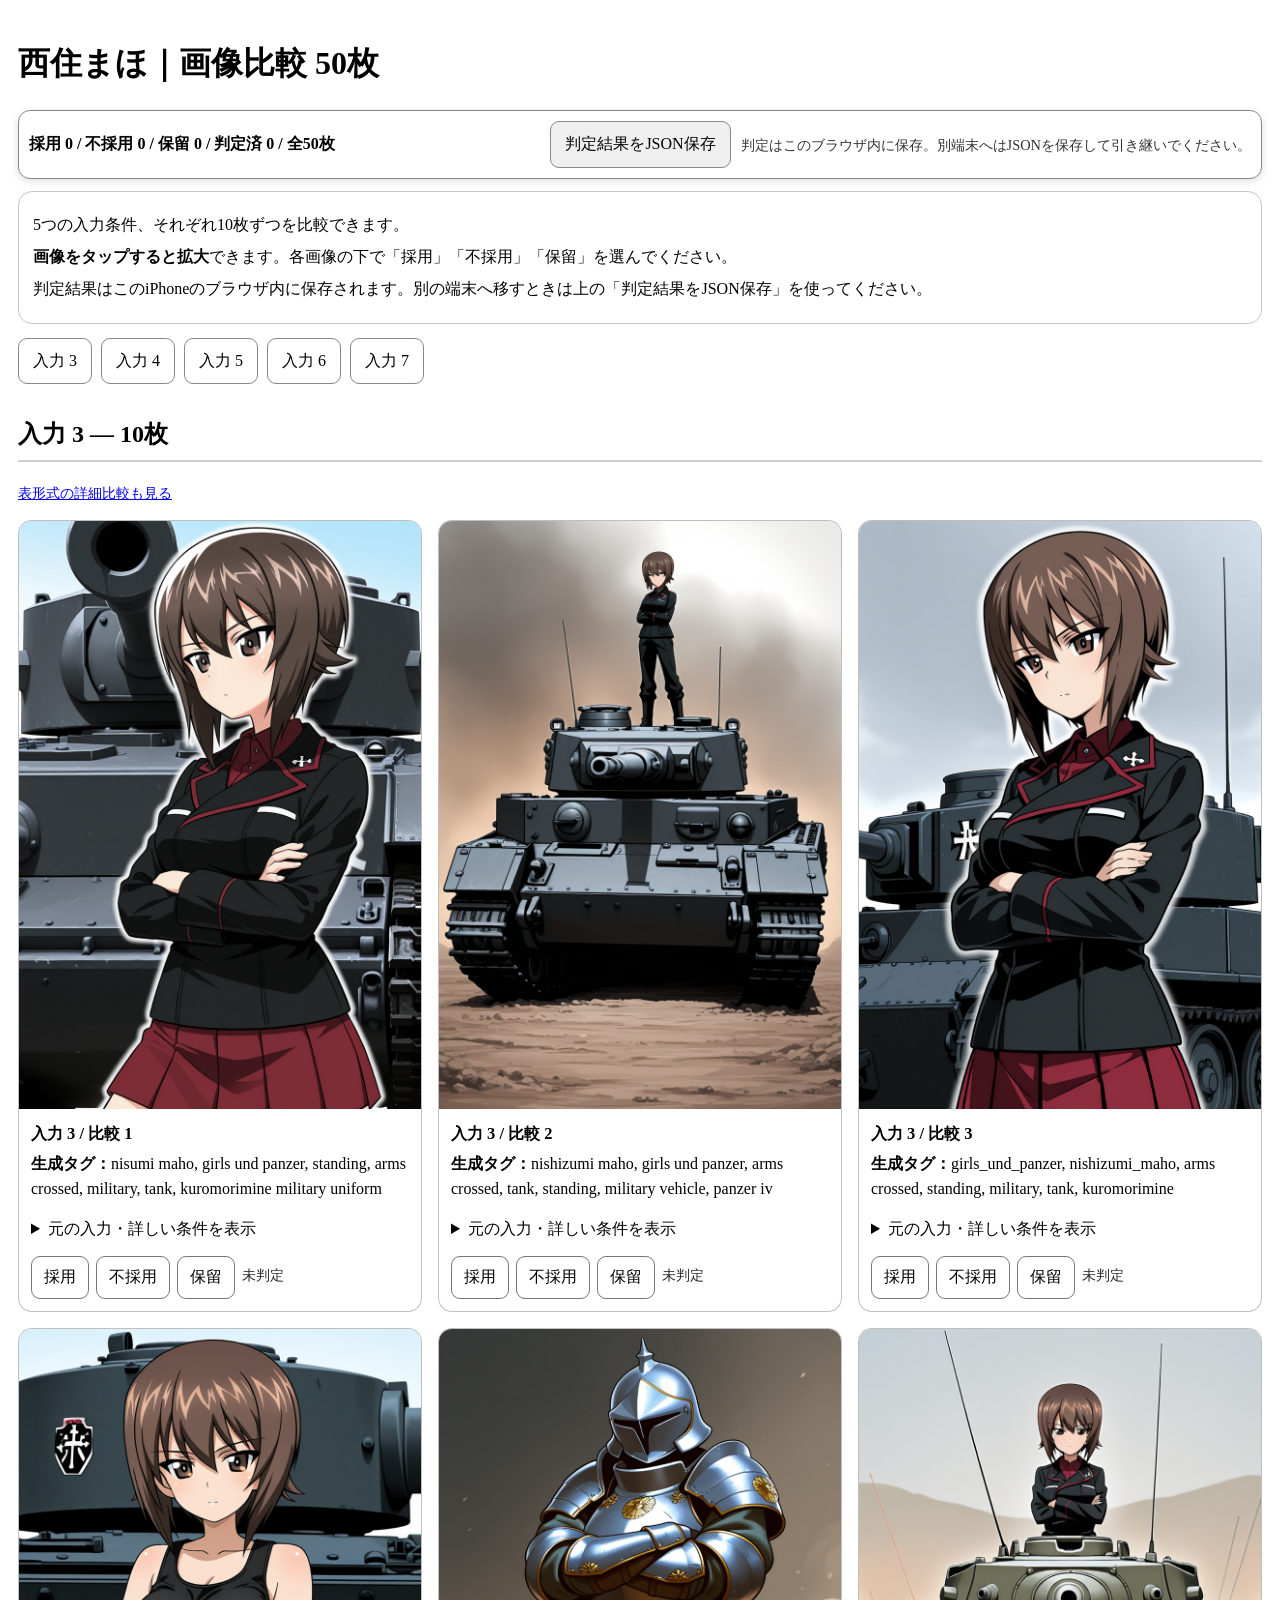
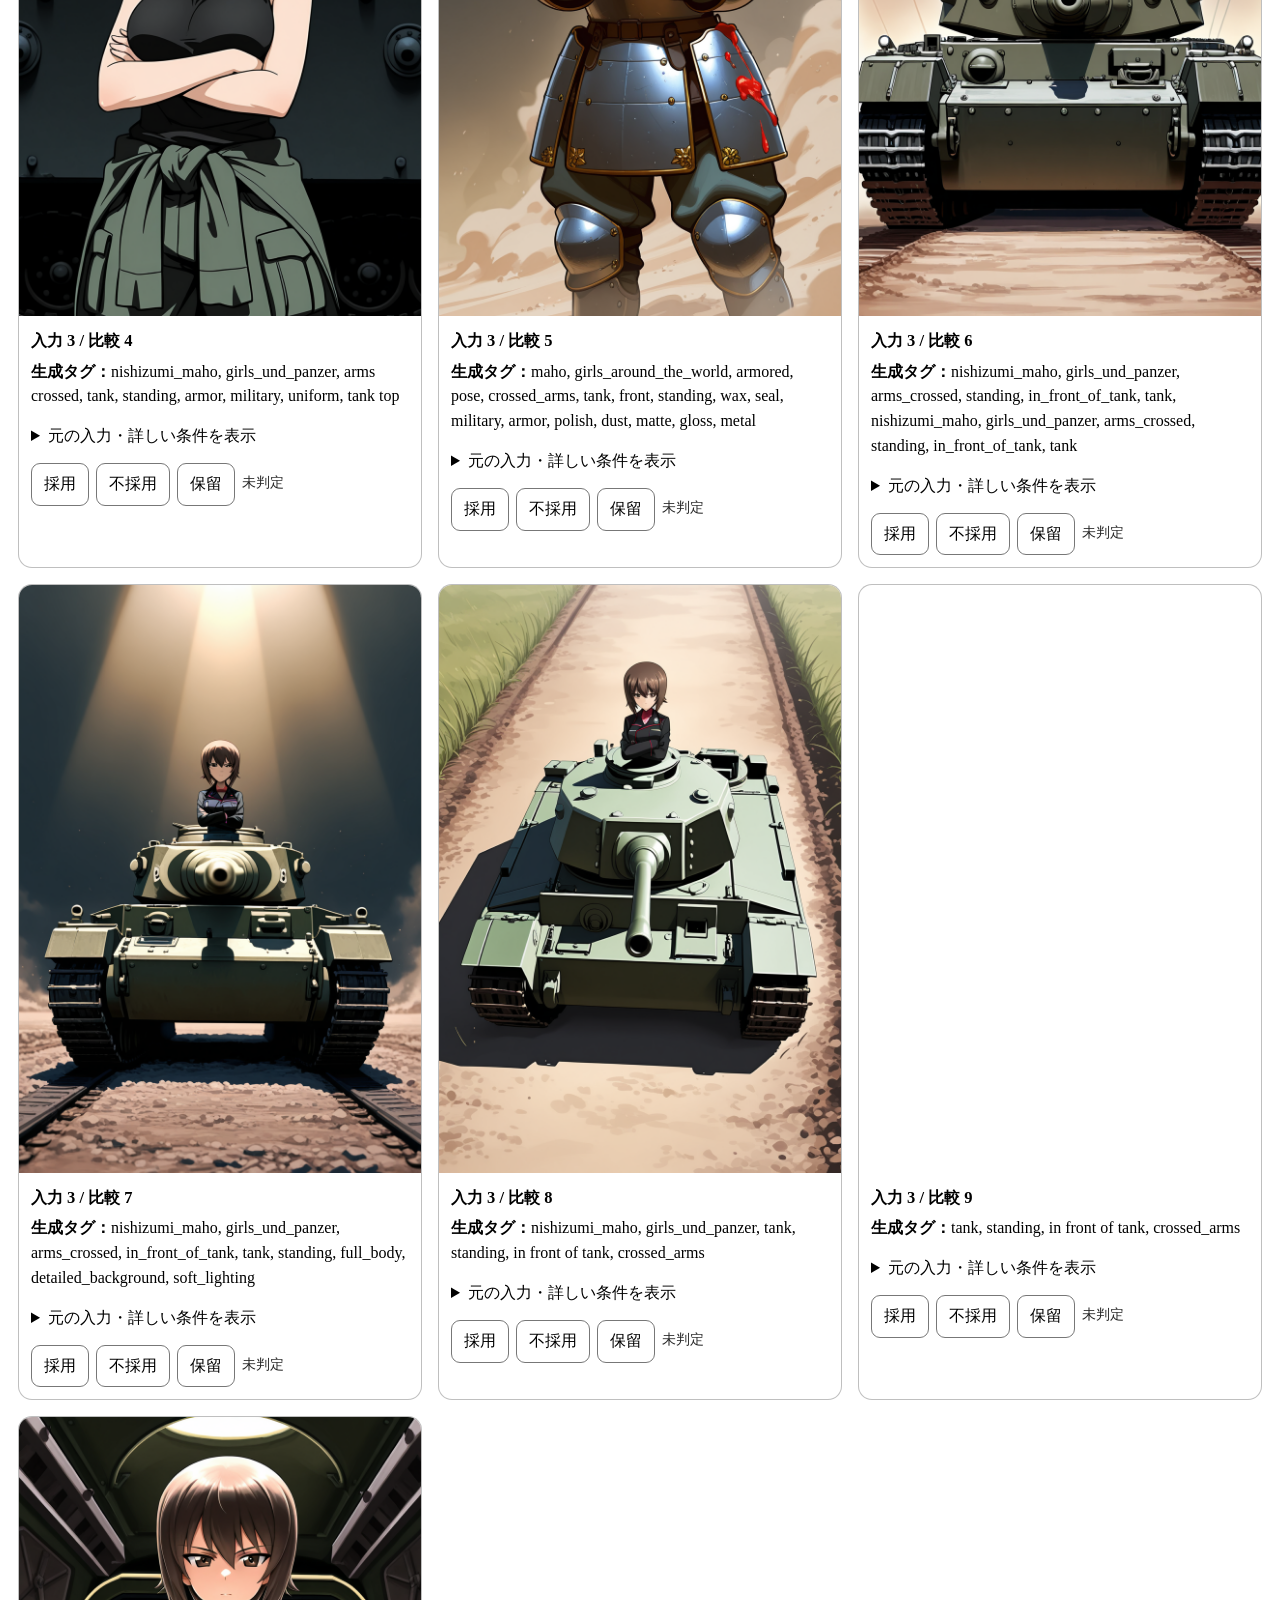
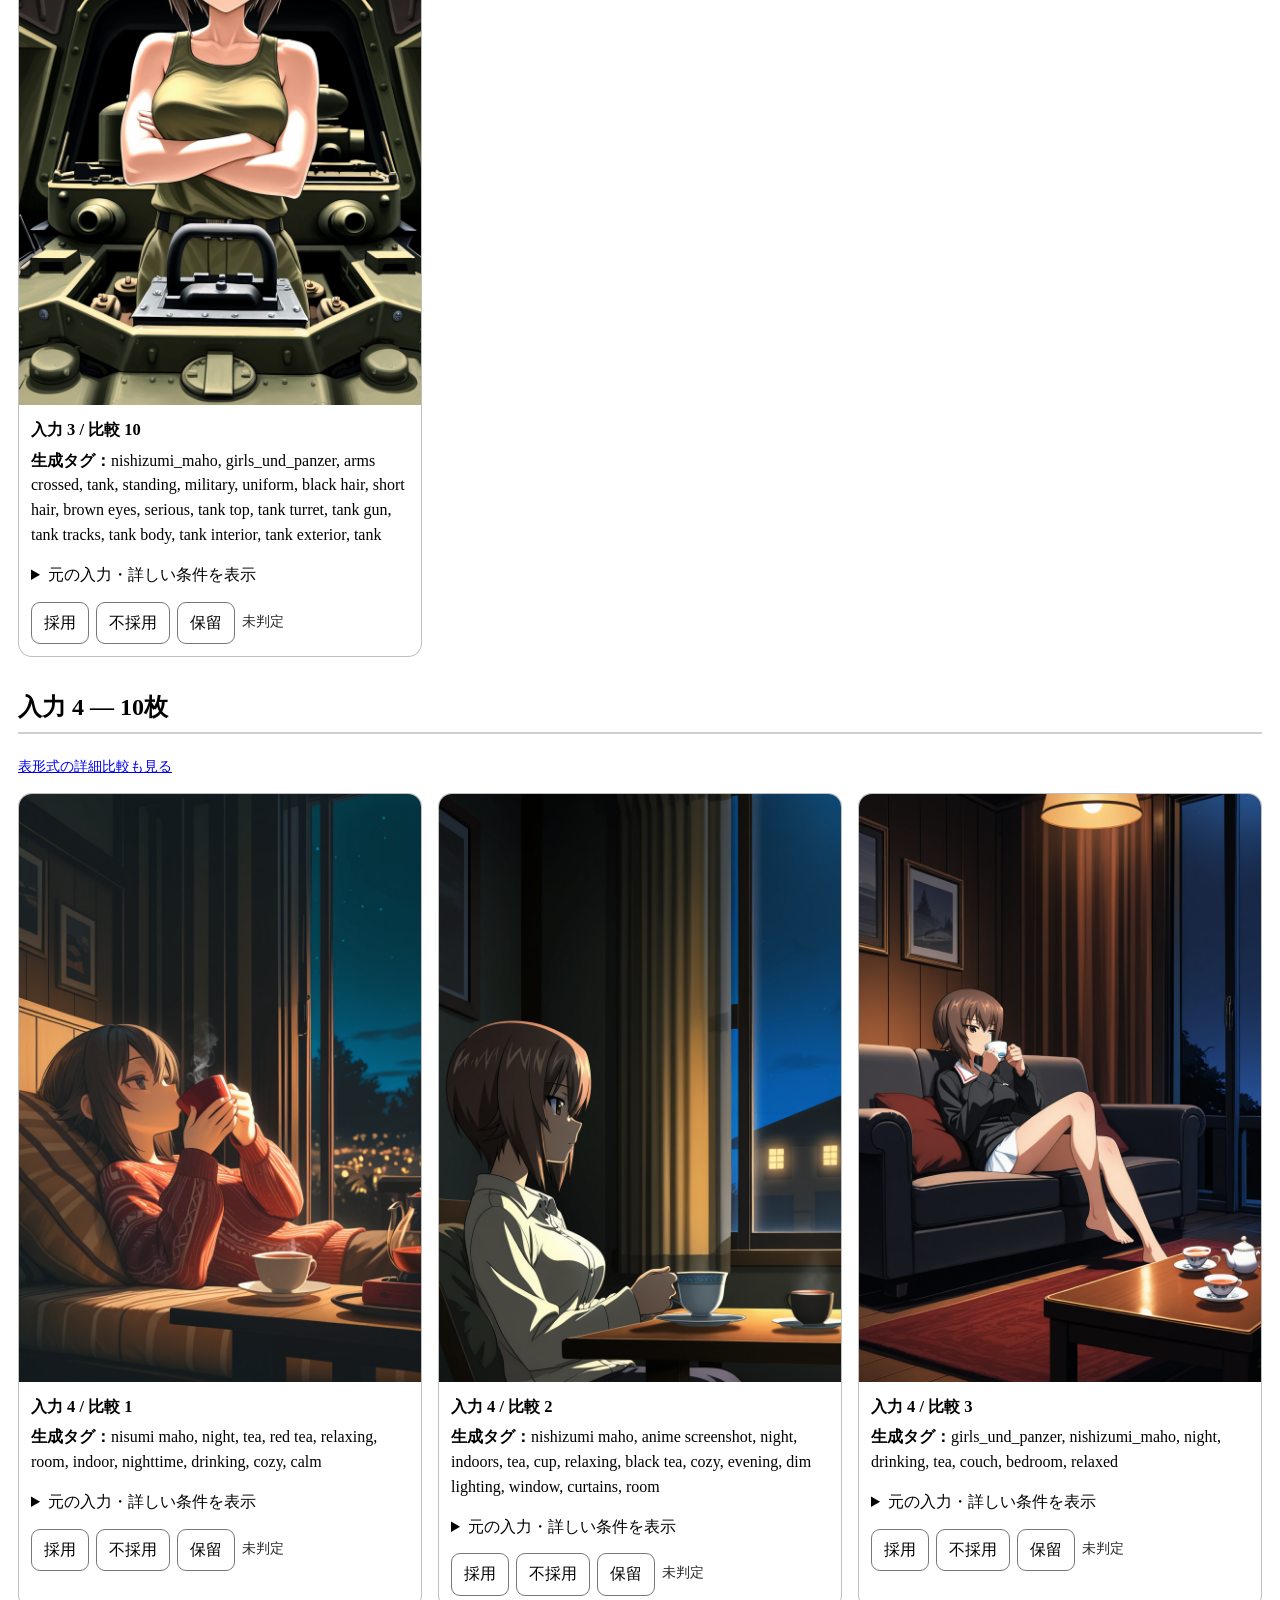
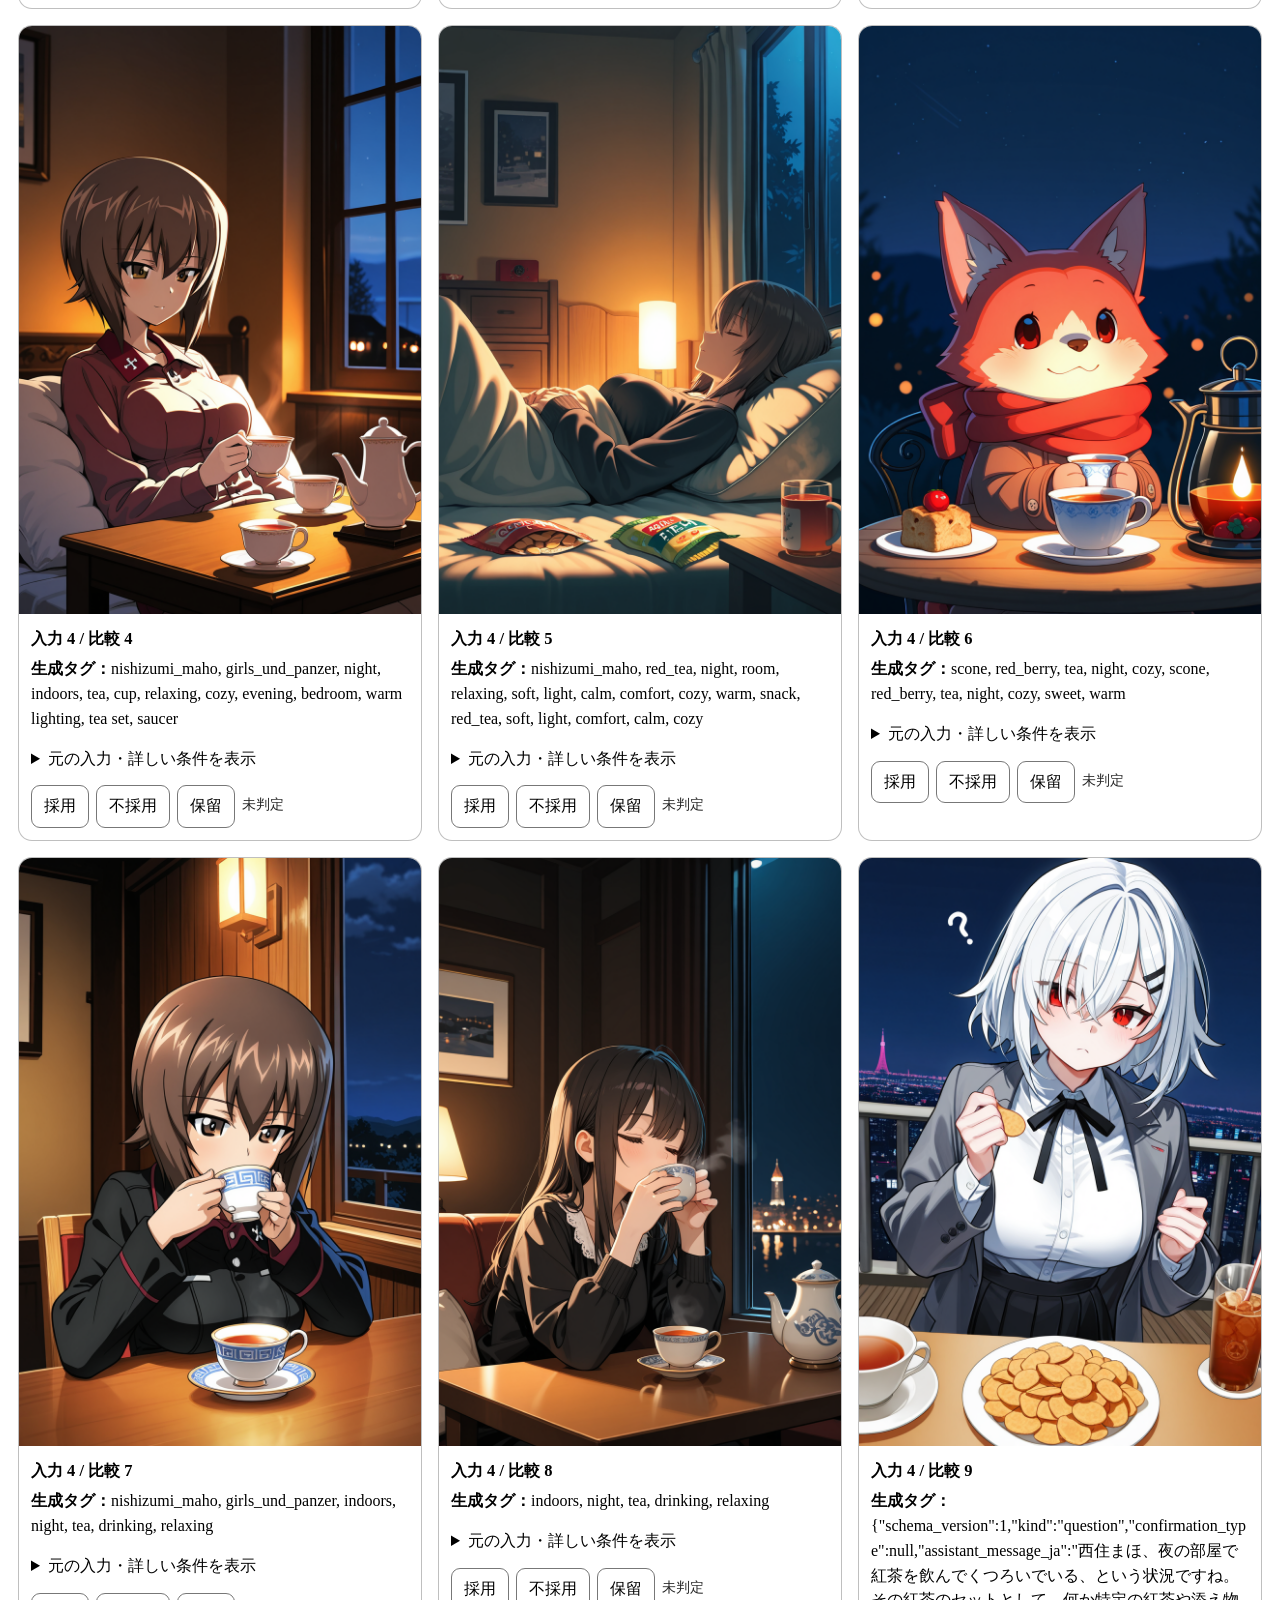
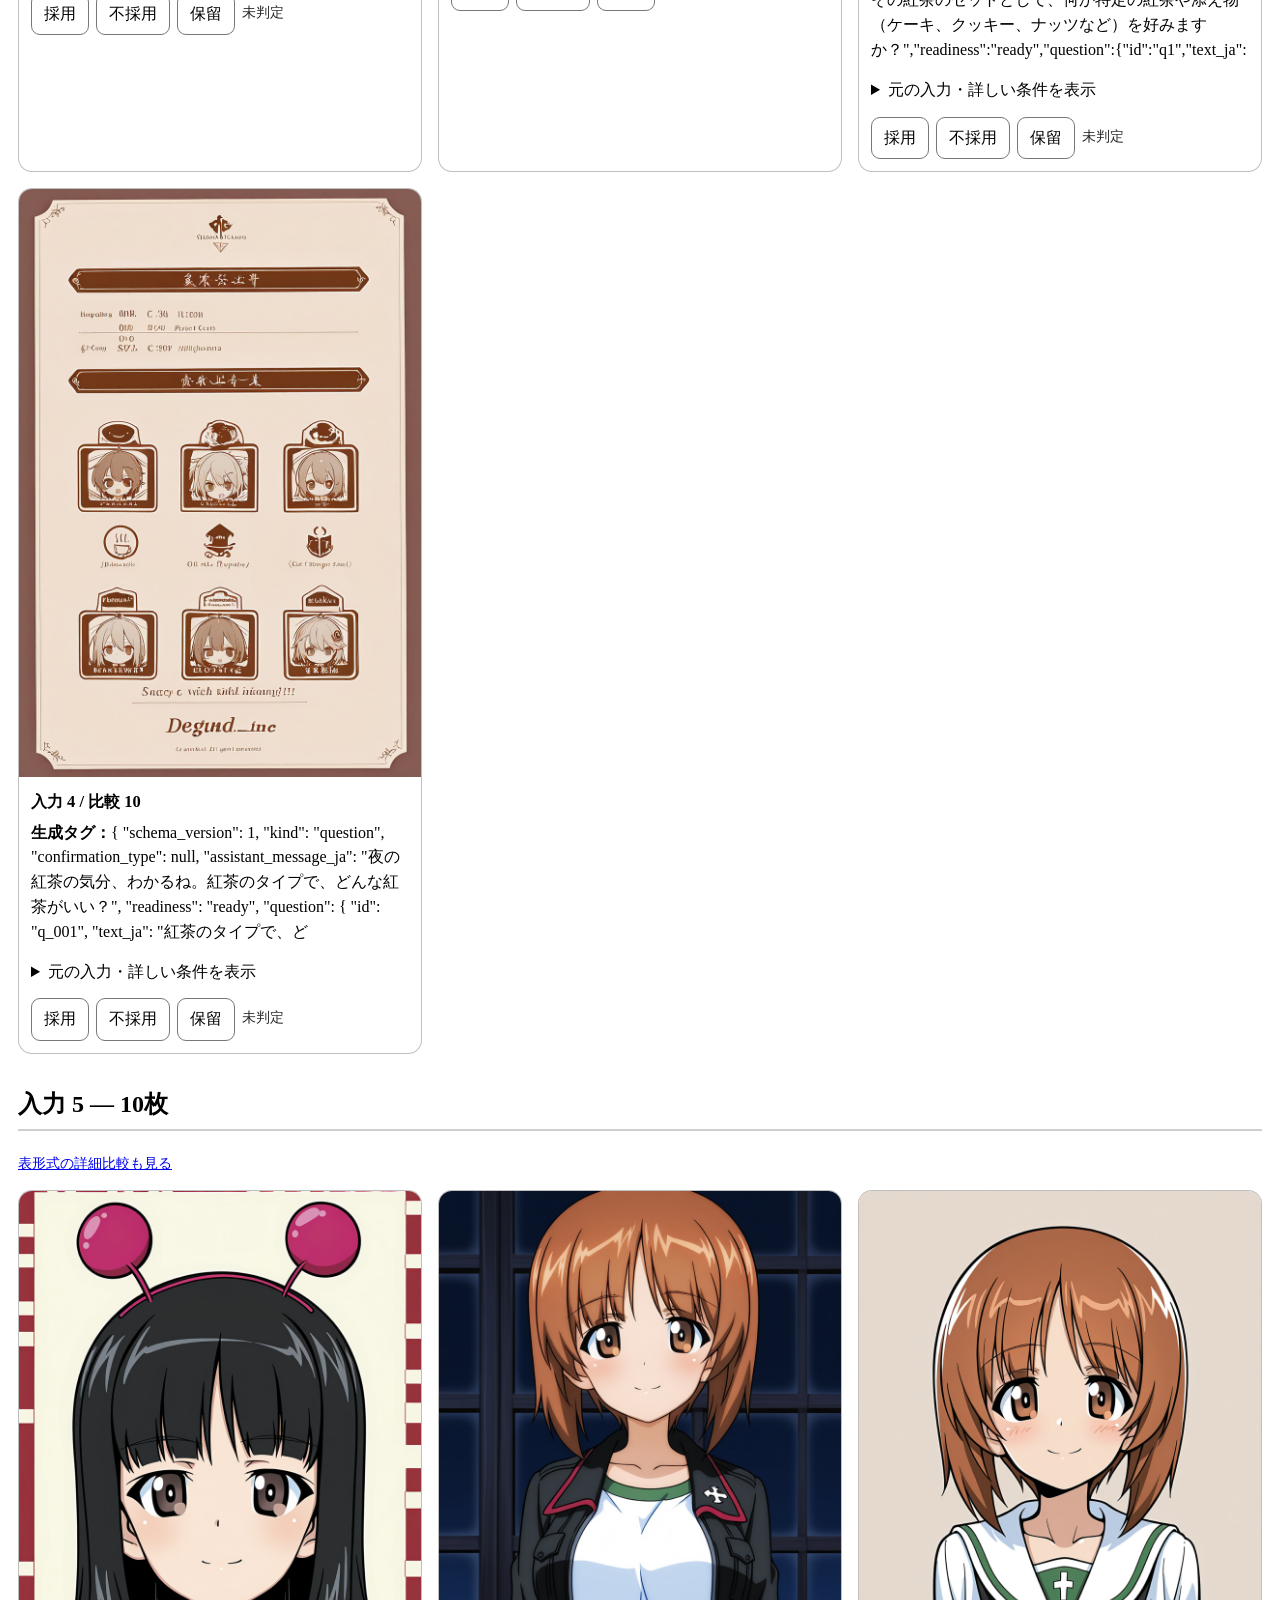
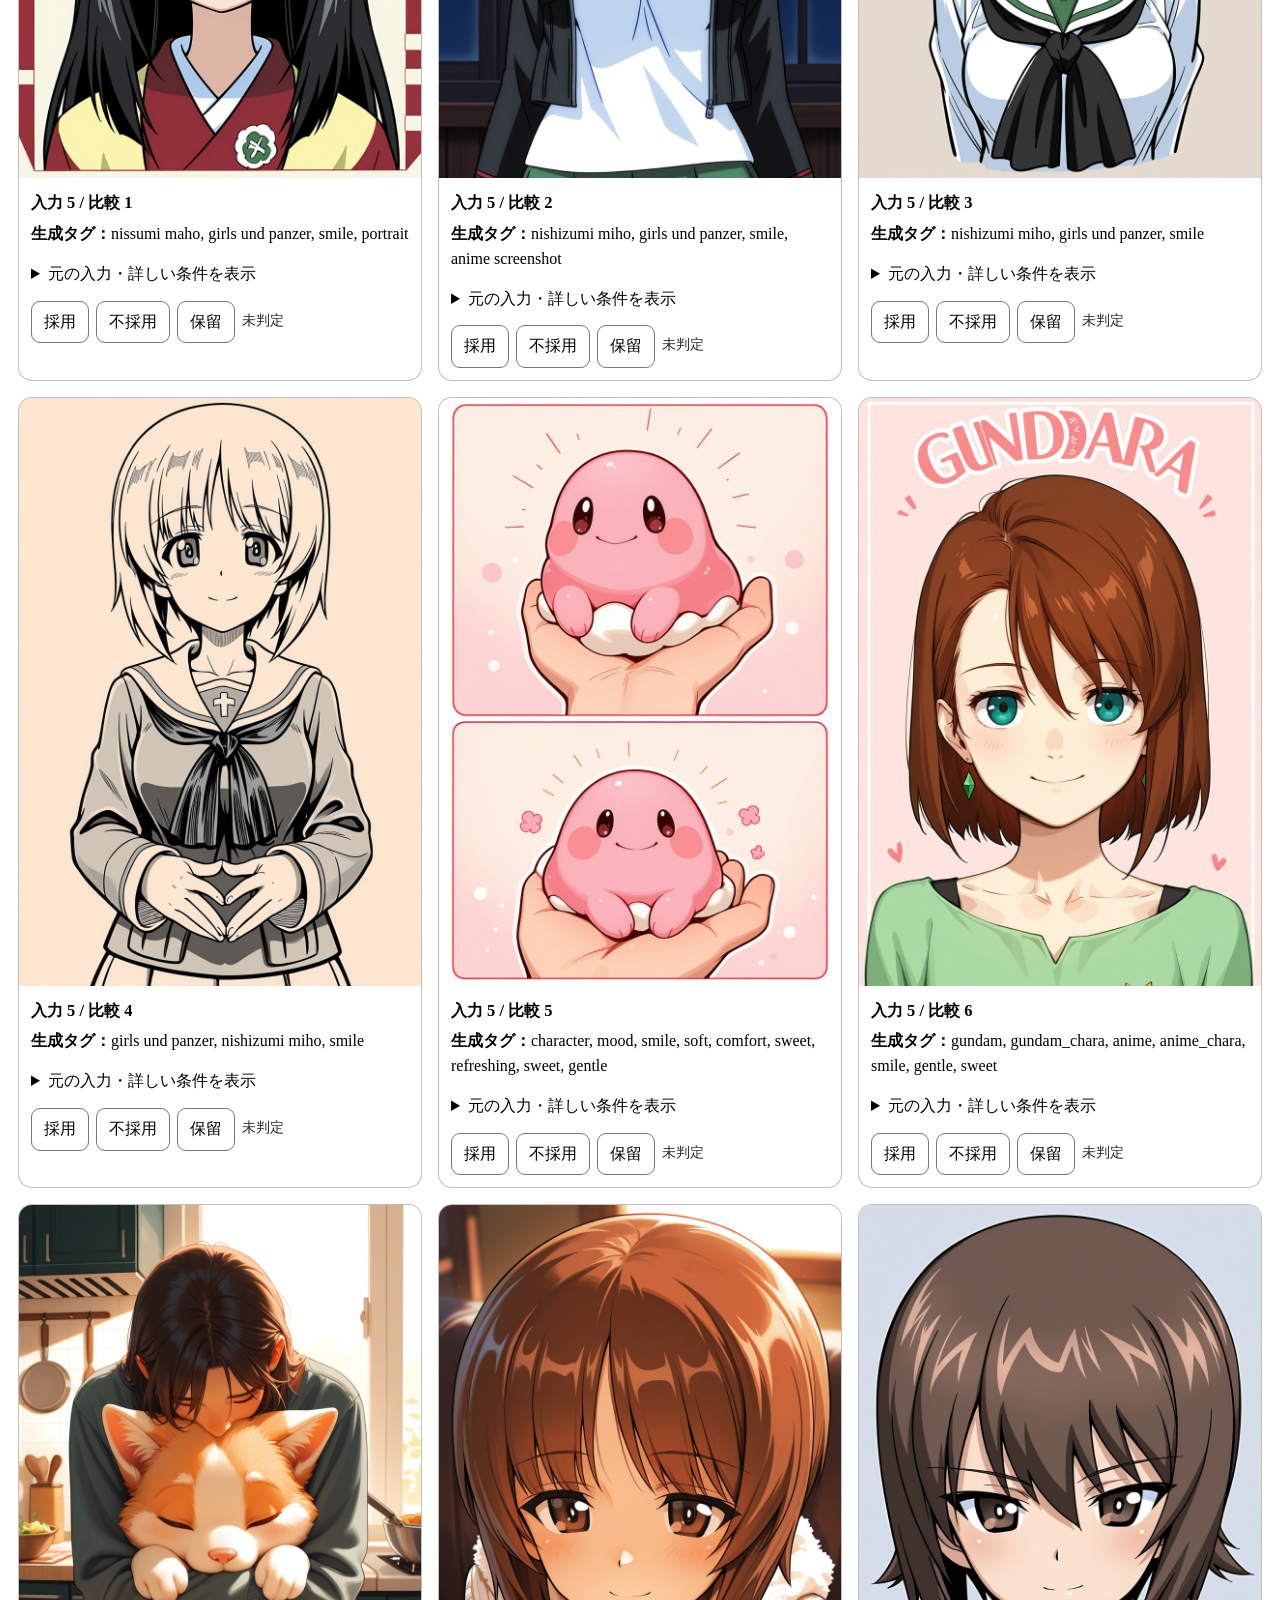
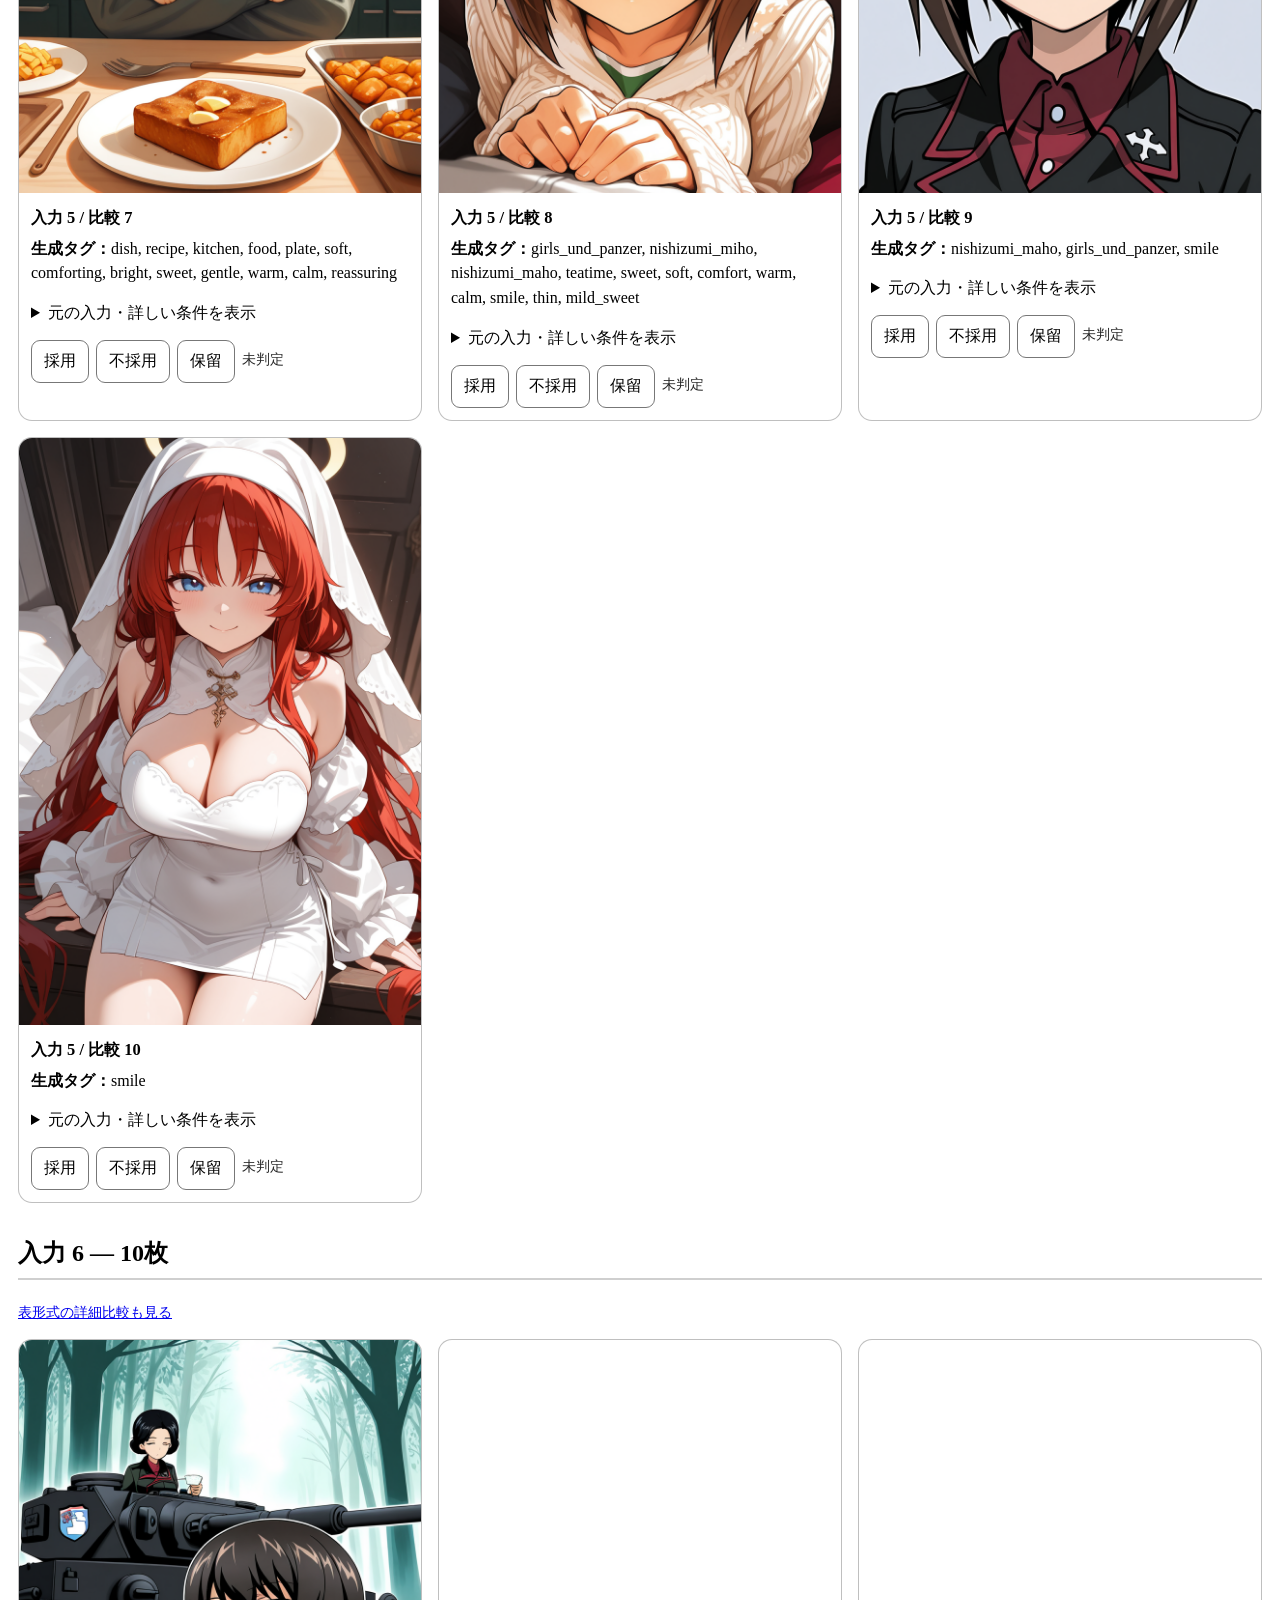
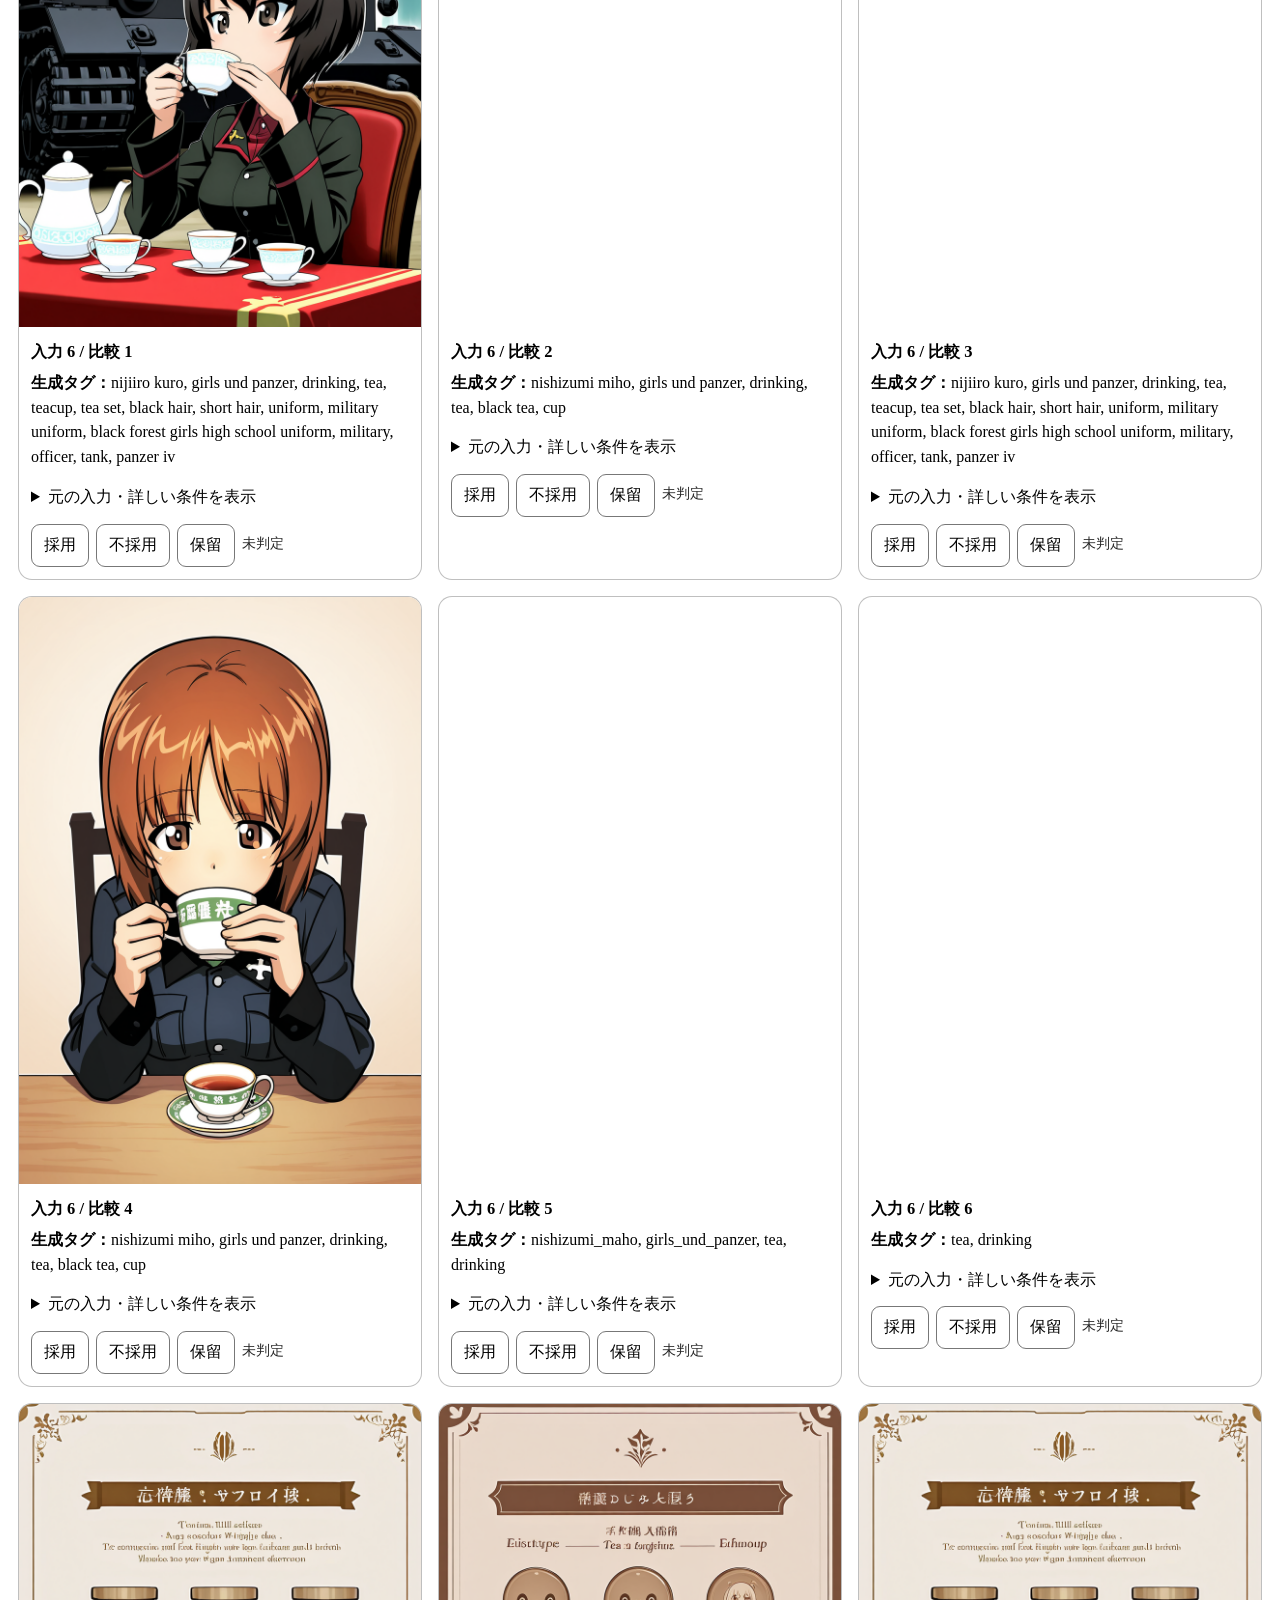
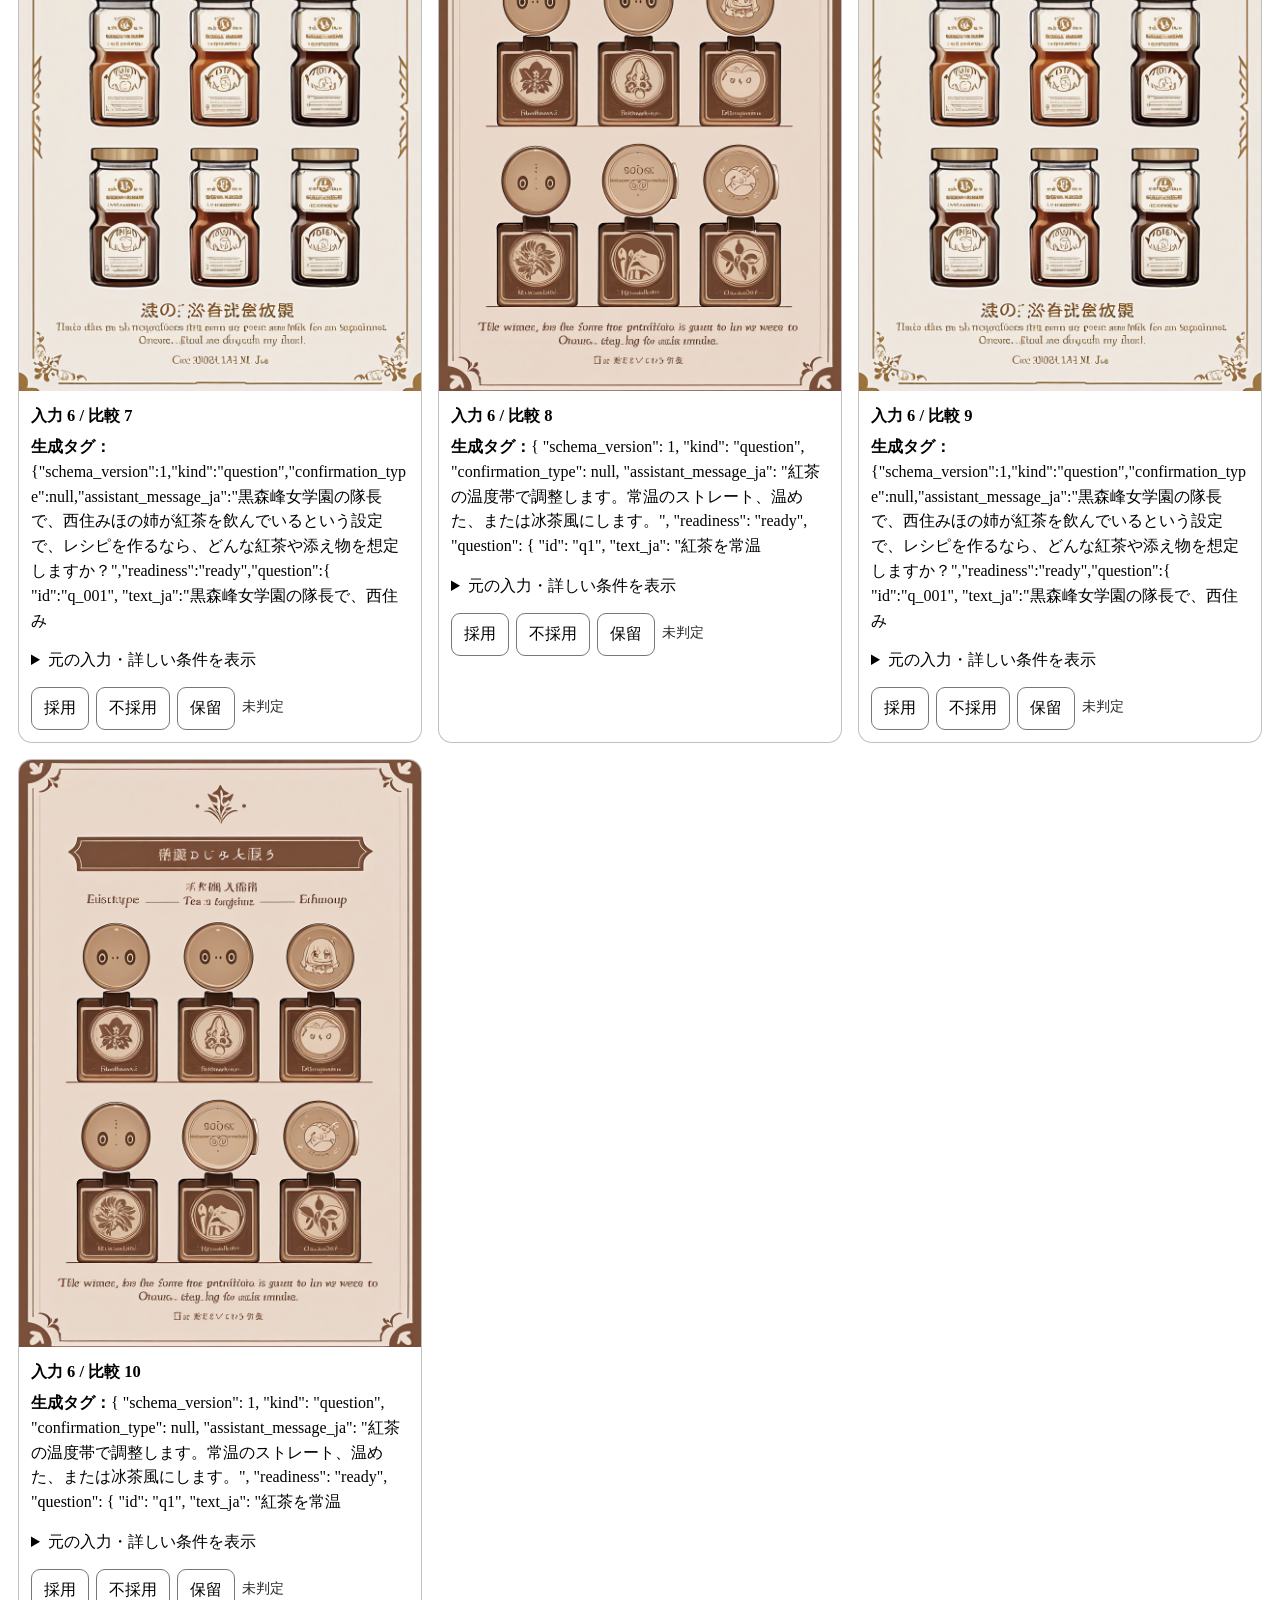
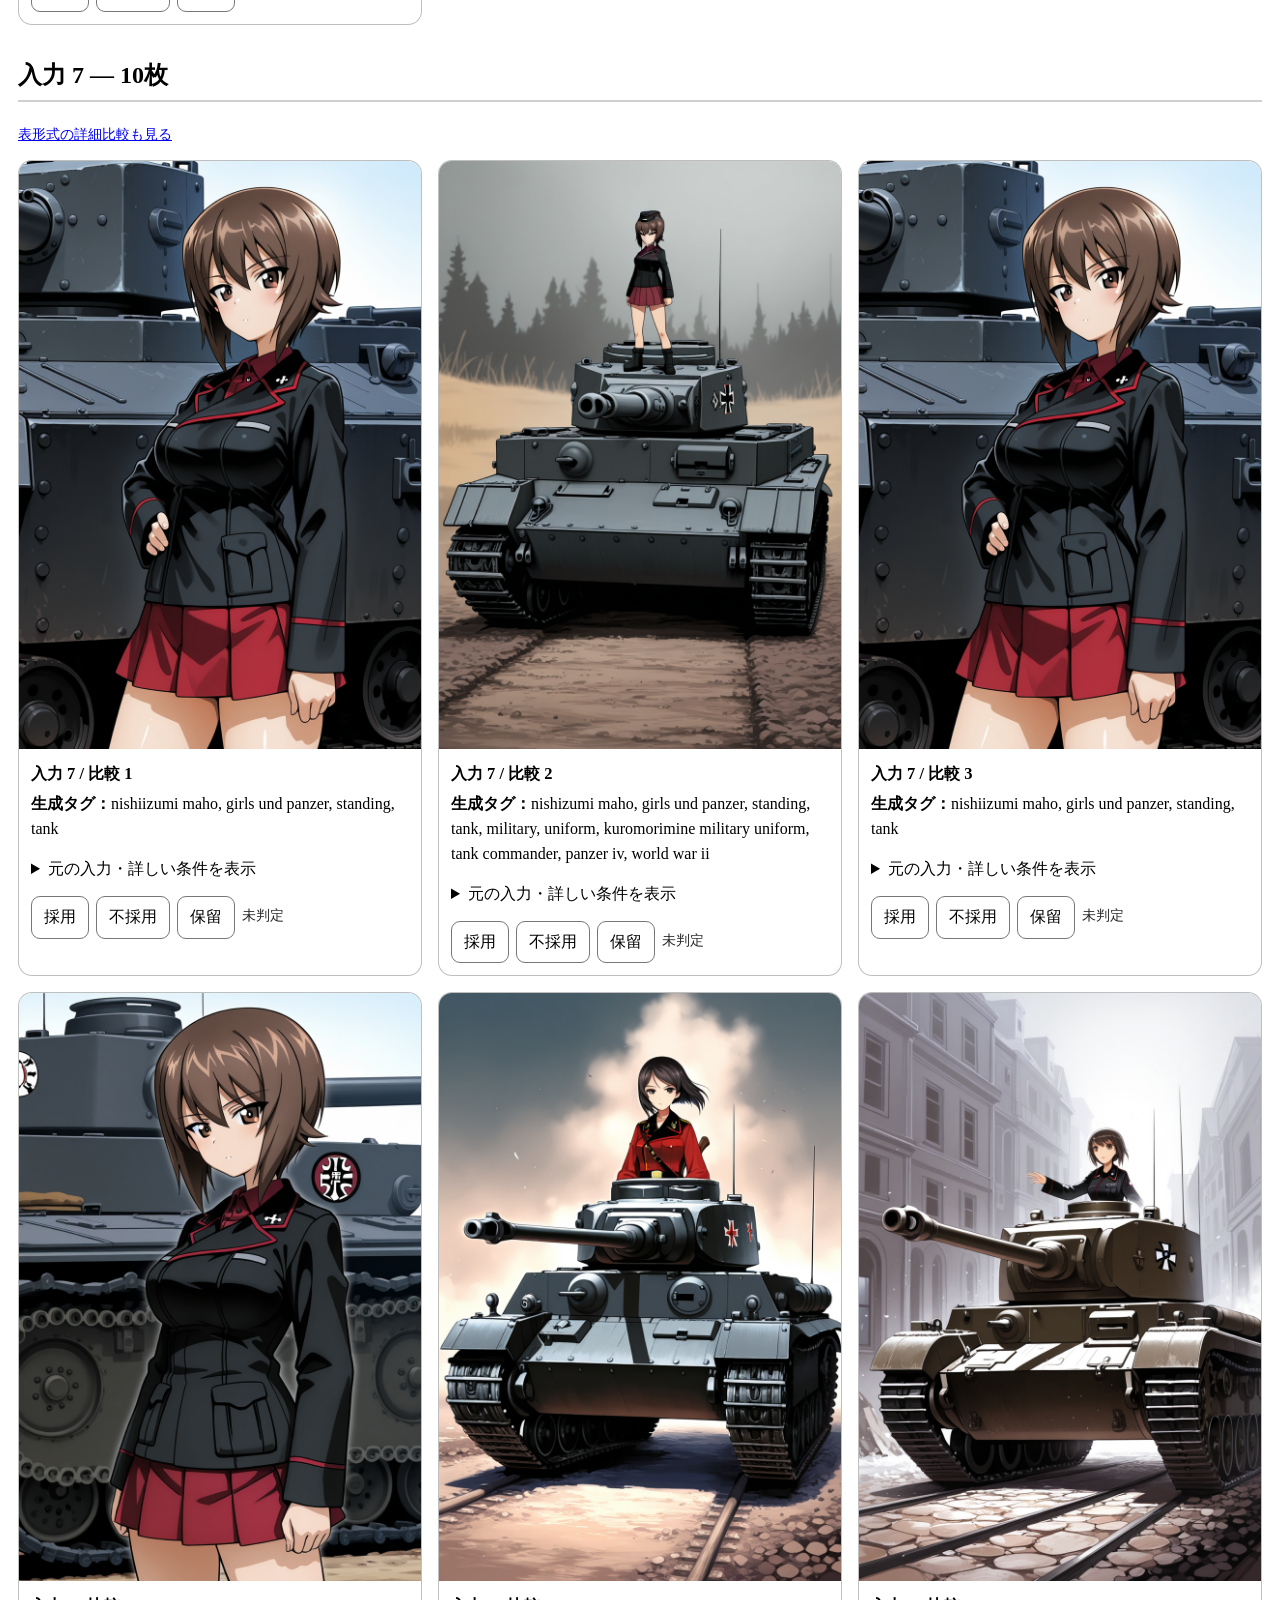
<file: index.html>
<!doctype html><html lang="ja"><head><meta charset="utf-8"><meta name="viewport" content="width=device-width,initial-scale=1"><title>西住まほ｜50枚の画像比較・判定</title><link rel="stylesheet" href="review.css"></head><body><h1>西住まほ｜画像比較 50枚</h1><div class="gallery-intro"><p>5つの入力条件、それぞれ10枚ずつを比較できます。</p><p><strong>画像をタップすると拡大</strong>できます。各画像の下で「採用」「不採用」「保留」を選んでください。</p><p>判定結果はこのiPhoneのブラウザ内に保存されます。別の端末へ移すときは上の「判定結果をJSON保存」を使ってください。</p></div><nav class="gallery-navigation"><a href="#case-3">入力 3</a><a href="#case-4">入力 4</a><a href="#case-5">入力 5</a><a href="#case-6">入力 6</a><a href="#case-7">入力 7</a></nav><section id="case-3" class="gallery-case"><h2>入力 3 — 10枚</h2><p class="case-caption"><a class="case-link" href="case-3.html">表形式の詳細比較も見る</a></p><div class="gallery-grid"><article class="review-card"><a class="image-link" href="images/c3-candidate-none-s1-image42.png"><img src="images/c3-candidate-none-s1-image42.png" loading="lazy" alt="入力 3 / 比較 1" decoding="async"></a><div class="card-content"><h3>入力 3 / 比較 1</h3><p><strong>生成タグ：</strong>nisumi maho, girls und panzer, standing, arms crossed, military, tank, kuromorimine military uniform</p><details><summary>元の入力・詳しい条件を表示</summary><p>ガールズ&amp;パンツァーの西住まほが、戦車の前で腕を組んで立っている。</p><p>ガールズ&amp;パンツァーの西住まほ<br>戦車の前<br>腕を組んで立つ</p><pre><pre>条件: candidate / none / seed 1
正規タグ: False
作品タグ: False
タグ数: 7
存在しない: nisumi_maho
未確認: 
別名: {}</pre></pre></details></div></article><article class="review-card"><a class="image-link" href="images/c3-candidate-none-s2-image42.png"><img src="images/c3-candidate-none-s2-image42.png" loading="lazy" alt="入力 3 / 比較 2" decoding="async"></a><div class="card-content"><h3>入力 3 / 比較 2</h3><p><strong>生成タグ：</strong>nishizumi maho, girls und panzer, arms crossed, tank, standing, military vehicle, panzer iv</p><details><summary>元の入力・詳しい条件を表示</summary><p>ガールズ&amp;パンツァーの西住まほが、戦車の前で腕を組んで立っている。</p><p>ガールズ&amp;パンツァーの西住まほ<br>戦車の前<br>腕を組んで立つ</p><pre><pre>条件: candidate / none / seed 2
正規タグ: False
作品タグ: False
タグ数: 7
存在しない: 
未確認: 
別名: {}</pre></pre></details></div></article><article class="review-card"><a class="image-link" href="images/c3-candidate-with-s1-image42.png"><img src="images/c3-candidate-with-s1-image42.png" loading="lazy" alt="入力 3 / 比較 3" decoding="async"></a><div class="card-content"><h3>入力 3 / 比較 3</h3><p><strong>生成タグ：</strong>girls_und_panzer, nishizumi_maho, arms crossed, standing, military, tank, kuromorimine</p><details><summary>元の入力・詳しい条件を表示</summary><p>ガールズ&amp;パンツァーの西住まほが、戦車の前で腕を組んで立っている。</p><p>ガールズ&amp;パンツァーの西住まほ<br>戦車の前<br>腕を組んで立つ</p><pre><pre>条件: candidate / with / seed 1
正規タグ: True
作品タグ: True
タグ数: 7
存在しない: 
未確認: 
別名: {}</pre></pre></details></div></article><article class="review-card"><a class="image-link" href="images/c3-candidate-with-s2-image42.png"><img src="images/c3-candidate-with-s2-image42.png" loading="lazy" alt="入力 3 / 比較 4" decoding="async"></a><div class="card-content"><h3>入力 3 / 比較 4</h3><p><strong>生成タグ：</strong>nishizumi_maho, girls_und_panzer, arms crossed, tank, standing, armor, military, uniform, tank top</p><details><summary>元の入力・詳しい条件を表示</summary><p>ガールズ&amp;パンツァーの西住まほが、戦車の前で腕を組んで立っている。</p><p>ガールズ&amp;パンツァーの西住まほ<br>戦車の前<br>腕を組んで立つ</p><pre><pre>条件: candidate / with / seed 2
正規タグ: True
作品タグ: True
タグ数: 9
存在しない: 
未確認: 
別名: {}</pre></pre></details></div></article><article class="review-card"><a class="image-link" href="images/c3-bonsai_product-none-s2-image42.png"><img src="images/c3-bonsai_product-none-s2-image42.png" loading="lazy" alt="入力 3 / 比較 5" decoding="async"></a><div class="card-content"><h3>入力 3 / 比較 5</h3><p><strong>生成タグ：</strong>maho, girls_around_the_world, armored, pose, crossed_arms, tank, front, standing, wax, seal, military, armor, polish, dust, matte, gloss, metal</p><details><summary>元の入力・詳しい条件を表示</summary><p>ガールズ&amp;パンツァーの西住まほが、戦車の前で腕を組んで立っている。</p><p>ガールズ&amp;パンツァーの西住まほ<br>戦車の前<br>腕を組んで立つ</p><pre><pre>条件: bonsai_product / none / seed 2
正規タグ: False
作品タグ: False
タグ数: 17
存在しない: girls_around_the_world, matte
未確認: 
別名: {&quot;polish&quot;: &quot;polish_text&quot;}</pre></pre></details></div></article><article class="review-card"><a class="image-link" href="images/c3-bonsai_product-with-s2-image42.png"><img src="images/c3-bonsai_product-with-s2-image42.png" loading="lazy" alt="入力 3 / 比較 6" decoding="async"></a><div class="card-content"><h3>入力 3 / 比較 6</h3><p><strong>生成タグ：</strong>nishizumi_maho, girls_und_panzer, arms_crossed, standing, in_front_of_tank, tank, nishizumi_maho, girls_und_panzer, arms_crossed, standing, in_front_of_tank, tank</p><details><summary>元の入力・詳しい条件を表示</summary><p>ガールズ&amp;パンツァーの西住まほが、戦車の前で腕を組んで立っている。</p><p>ガールズ&amp;パンツァーの西住まほ<br>戦車の前<br>腕を組んで立つ</p><pre><pre>条件: bonsai_product / with / seed 2
正規タグ: True
作品タグ: True
タグ数: 12
存在しない: in_front_of_tank, in_front_of_tank
未確認: 
別名: {}</pre></pre></details></div></article><article class="review-card"><a class="image-link" href="images/c3-bonsai_product-with-s3-image42.png"><img src="images/c3-bonsai_product-with-s3-image42.png" loading="lazy" alt="入力 3 / 比較 7" decoding="async"></a><div class="card-content"><h3>入力 3 / 比較 7</h3><p><strong>生成タグ：</strong>nishizumi_maho, girls_und_panzer, arms_crossed, in_front_of_tank, tank, standing, full_body, detailed_background, soft_lighting</p><details><summary>元の入力・詳しい条件を表示</summary><p>ガールズ&amp;パンツァーの西住まほが、戦車の前で腕を組んで立っている。</p><p>ガールズ&amp;パンツァーの西住まほ<br>戦車の前<br>腕を組んで立つ</p><pre><pre>条件: bonsai_product / with / seed 3
正規タグ: True
作品タグ: True
タグ数: 9
存在しない: in_front_of_tank
未確認: 
別名: {}</pre></pre></details></div></article><article class="review-card"><a class="image-link" href="images/c3-control-image42.png"><img src="images/c3-control-image42.png" loading="lazy" alt="入力 3 / 比較 8" decoding="async"></a><div class="card-content"><h3>入力 3 / 比較 8</h3><p><strong>生成タグ：</strong>nishizumi_maho, girls_und_panzer, tank, standing, in front of tank, crossed_arms</p><details><summary>元の入力・詳しい条件を表示</summary><p>ガールズ&amp;パンツァーの西住まほが、戦車の前で腕を組んで立っている。</p><p>ガールズ&amp;パンツァーの西住まほ<br>戦車の前<br>腕を組んで立つ</p><pre><pre>条件: control / control / seed None
正規タグ: True
作品タグ: True
タグ数: 6
存在しない: in_front_of_tank
未確認: 
別名: {}</pre></pre></details></div></article><article class="review-card"><a class="image-link" href="images/c3-situation-image42.png"><img src="images/c3-situation-image42.png" loading="lazy" alt="入力 3 / 比較 9" decoding="async"></a><div class="card-content"><h3>入力 3 / 比較 9</h3><p><strong>生成タグ：</strong>tank, standing, in front of tank, crossed_arms</p><details><summary>元の入力・詳しい条件を表示</summary><p>ガールズ&amp;パンツァーの西住まほが、戦車の前で腕を組んで立っている。</p><p>ガールズ&amp;パンツァーの西住まほ<br>戦車の前<br>腕を組んで立つ</p><pre><pre>条件: situation / control / seed None
正規タグ: False
作品タグ: False
タグ数: 4
存在しない: in_front_of_tank
未確認: 
別名: {}</pre></pre></details></div></article><article class="review-card"><a class="image-link" href="images/c3-candidate-with-s1-temperature0-supplement-image42.png"><img src="images/c3-candidate-with-s1-temperature0-supplement-image42.png" loading="lazy" alt="入力 3 / 比較 10" decoding="async"></a><div class="card-content"><h3>入力 3 / 比較 10</h3><p><strong>生成タグ：</strong>nishizumi_maho, girls_und_panzer, arms crossed, tank, standing, military, uniform, black hair, short hair, brown eyes, serious, tank top, tank turret, tank gun, tank tracks, tank body, tank interior, tank exterior, tank </p><details><summary>元の入力・詳しい条件を表示</summary><p>ガールズ&amp;パンツァーの西住まほが、戦車の前で腕を組んで立っている。</p><p>ガールズ&amp;パンツァーの西住まほ<br>戦車の前<br>腕を組んで立つ</p><pre><pre>条件: candidate_preliminary / with / seed 1
予備実行: 温度 0
正規タグ: True
作品タグ: True
タグ数: 40
存在しない: tank_body, tank_exterior, tank_crew, tank_commander, tank_driver, tank_gunner, tank_loader, tank_mechanic, tank_engineer, tank_officer, tank_soldier, tank_crew_member, tank_operator, tank_pilot, tank_driver&#x27;s_seat, tank_gunner&#x27;s_seat, tank_loader&#x27;s_seat, tank_mechanic&#x27;s_seat, tank_engineer&#x27;s_seat, tank_officer&#x27;s_seat, tank_soldier&#x27;s_seat, tank_crew_member&#x27;s_seat, tank_operator&#x27;s_seat, tank_pilot&#x27;s_seat
未確認: 
別名: {}</pre></pre></details></div></article></div></section><section id="case-4" class="gallery-case"><h2>入力 4 — 10枚</h2><p class="case-caption"><a class="case-link" href="case-4.html">表形式の詳細比較も見る</a></p><div class="gallery-grid"><article class="review-card"><a class="image-link" href="images/c4-candidate-none-s1-image42.png"><img src="images/c4-candidate-none-s1-image42.png" loading="lazy" alt="入力 4 / 比較 1" decoding="async"></a><div class="card-content"><h3>入力 4 / 比較 1</h3><p><strong>生成タグ：</strong>nisumi maho, night, tea, red tea, relaxing, room, indoor, nighttime, drinking, cozy, calm</p><details><summary>元の入力・詳しい条件を表示</summary><p>西住まほが、夜の部屋で紅茶を飲んでくつろいでいる。</p><p>西住まほ<br>夜の部屋<br>紅茶を飲んでくつろぐ</p><pre><pre>条件: candidate / none / seed 1
正規タグ: False
作品タグ: False
タグ数: 11
存在しない: nisumi_maho, red_tea
未確認: 
別名: {}</pre></pre></details></div></article><article class="review-card"><a class="image-link" href="images/c4-candidate-none-s2-image42.png"><img src="images/c4-candidate-none-s2-image42.png" loading="lazy" alt="入力 4 / 比較 2" decoding="async"></a><div class="card-content"><h3>入力 4 / 比較 2</h3><p><strong>生成タグ：</strong>nishizumi maho, anime screenshot, night, indoors, tea, cup, relaxing, black tea, cozy, evening, dim lighting, window, curtains, room</p><details><summary>元の入力・詳しい条件を表示</summary><p>西住まほが、夜の部屋で紅茶を飲んでくつろいでいる。</p><p>西住まほ<br>夜の部屋<br>紅茶を飲んでくつろぐ</p><pre><pre>条件: candidate / none / seed 2
正規タグ: False
作品タグ: False
タグ数: 14
存在しない: 
未確認: 
別名: {}</pre></pre></details></div></article><article class="review-card"><a class="image-link" href="images/c4-candidate-with-s1-image42.png"><img src="images/c4-candidate-with-s1-image42.png" loading="lazy" alt="入力 4 / 比較 3" decoding="async"></a><div class="card-content"><h3>入力 4 / 比較 3</h3><p><strong>生成タグ：</strong>girls_und_panzer, nishizumi_maho, night, drinking, tea, couch, bedroom, relaxed</p><details><summary>元の入力・詳しい条件を表示</summary><p>西住まほが、夜の部屋で紅茶を飲んでくつろいでいる。</p><p>西住まほ<br>夜の部屋<br>紅茶を飲んでくつろぐ</p><pre><pre>条件: candidate / with / seed 1
正規タグ: True
作品タグ: True
タグ数: 8
存在しない: 
未確認: 
別名: {&quot;relaxed&quot;: &quot;relaxing&quot;}</pre></pre></details></div></article><article class="review-card"><a class="image-link" href="images/c4-candidate-with-s2-image42.png"><img src="images/c4-candidate-with-s2-image42.png" loading="lazy" alt="入力 4 / 比較 4" decoding="async"></a><div class="card-content"><h3>入力 4 / 比較 4</h3><p><strong>生成タグ：</strong>nishizumi_maho, girls_und_panzer, night, indoors, tea, cup, relaxing, cozy, evening, bedroom, warm lighting, tea set, saucer</p><details><summary>元の入力・詳しい条件を表示</summary><p>西住まほが、夜の部屋で紅茶を飲んでくつろいでいる。</p><p>西住まほ<br>夜の部屋<br>紅茶を飲んでくつろぐ</p><pre><pre>条件: candidate / with / seed 2
正規タグ: True
作品タグ: True
タグ数: 13
存在しない: 
未確認: 
別名: {}</pre></pre></details></div></article><article class="review-card"><a class="image-link" href="images/c4-bonsai_product-with-s1-image42.png"><img src="images/c4-bonsai_product-with-s1-image42.png" loading="lazy" alt="入力 4 / 比較 5" decoding="async"></a><div class="card-content"><h3>入力 4 / 比較 5</h3><p><strong>生成タグ：</strong>nishizumi_maho, red_tea, night, room, relaxing, soft, light, calm, comfort, cozy, warm, snack, red_tea, soft, light, comfort, calm, cozy</p><details><summary>元の入力・詳しい条件を表示</summary><p>西住まほが、夜の部屋で紅茶を飲んでくつろいでいる。</p><p>西住まほ<br>夜の部屋<br>紅茶を飲んでくつろぐ</p><pre><pre>条件: bonsai_product / with / seed 1
正規タグ: True
作品タグ: False
タグ数: 18
存在しない: red_tea, red_tea
未確認: 
別名: {}</pre></pre></details></div></article><article class="review-card"><a class="image-link" href="images/c4-bonsai_product-with-s3-image42.png"><img src="images/c4-bonsai_product-with-s3-image42.png" loading="lazy" alt="入力 4 / 比較 6" decoding="async"></a><div class="card-content"><h3>入力 4 / 比較 6</h3><p><strong>生成タグ：</strong>scone, red_berry, tea, night, cozy, scone, red_berry, tea, night, cozy, sweet, warm</p><details><summary>元の入力・詳しい条件を表示</summary><p>西住まほが、夜の部屋で紅茶を飲んでくつろいでいる。</p><p>西住まほ<br>夜の部屋<br>紅茶を飲んでくつろぐ</p><pre><pre>条件: bonsai_product / with / seed 3
正規タグ: False
作品タグ: False
タグ数: 12
存在しない: red_berry, red_berry
未確認: 
別名: {}</pre></pre></details></div></article><article class="review-card"><a class="image-link" href="images/c4-control-image42.png"><img src="images/c4-control-image42.png" loading="lazy" alt="入力 4 / 比較 7" decoding="async"></a><div class="card-content"><h3>入力 4 / 比較 7</h3><p><strong>生成タグ：</strong>nishizumi_maho, girls_und_panzer, indoors, night, tea, drinking, relaxing</p><details><summary>元の入力・詳しい条件を表示</summary><p>西住まほが、夜の部屋で紅茶を飲んでくつろいでいる。</p><p>西住まほ<br>夜の部屋<br>紅茶を飲んでくつろぐ</p><pre><pre>条件: control / control / seed None
正規タグ: True
作品タグ: True
タグ数: 7
存在しない: 
未確認: 
別名: {}</pre></pre></details></div></article><article class="review-card"><a class="image-link" href="images/c4-situation-image42.png"><img src="images/c4-situation-image42.png" loading="lazy" alt="入力 4 / 比較 8" decoding="async"></a><div class="card-content"><h3>入力 4 / 比較 8</h3><p><strong>生成タグ：</strong>indoors, night, tea, drinking, relaxing</p><details><summary>元の入力・詳しい条件を表示</summary><p>西住まほが、夜の部屋で紅茶を飲んでくつろいでいる。</p><p>西住まほ<br>夜の部屋<br>紅茶を飲んでくつろぐ</p><pre><pre>条件: situation / control / seed None
正規タグ: False
作品タグ: False
タグ数: 5
存在しない: 
未確認: 
別名: {}</pre></pre></details></div></article><article class="review-card"><a class="image-link" href="images/c4-bonsai_product-none-s1-raw-image42.png"><img src="images/c4-bonsai_product-none-s1-raw-image42.png" loading="lazy" alt="入力 4 / 比較 9" decoding="async"></a><div class="card-content"><h3>入力 4 / 比較 9</h3><p><strong>生成タグ：</strong>{&quot;schema_version&quot;:1,&quot;kind&quot;:&quot;question&quot;,&quot;confirmation_type&quot;:null,&quot;assistant_message_ja&quot;:&quot;西住まほ、夜の部屋で紅茶を飲んでくつろいでいる、という状況ですね。その紅茶のセットとして、何か特定の紅茶や添え物（ケーキ、クッキー、ナッツなど）を好みますか？&quot;,&quot;readiness&quot;:&quot;ready&quot;,&quot;question&quot;:{&quot;id&quot;:&quot;q1&quot;,&quot;text_ja&quot;:</p><details><summary>元の入力・詳しい条件を表示</summary><p>西住まほが、夜の部屋で紅茶を飲んでくつろいでいる。</p><p>西住まほ<br>夜の部屋<br>紅茶を飲んでくつろぐ</p><pre><pre>条件: bonsai_product / none / seed 1
形式不一致: 応答全文をそのまま使用、タグ列ではない
正規タグ: None
作品タグ: None
タグ数: None
存在しない: 
未確認: 形式不一致のためタグ照合不可
別名: {}</pre></pre></details></div></article><article class="review-card"><a class="image-link" href="images/c4-bonsai_product-none-s2-raw-image42.png"><img src="images/c4-bonsai_product-none-s2-raw-image42.png" loading="lazy" alt="入力 4 / 比較 10" decoding="async"></a><div class="card-content"><h3>入力 4 / 比較 10</h3><p><strong>生成タグ：</strong>{
  &quot;schema_version&quot;: 1,
  &quot;kind&quot;: &quot;question&quot;,
  &quot;confirmation_type&quot;: null,
  &quot;assistant_message_ja&quot;: &quot;夜の紅茶の気分、わかるね。紅茶のタイプで、どんな紅茶がいい？&quot;,
  &quot;readiness&quot;: &quot;ready&quot;,
  &quot;question&quot;: {
    &quot;id&quot;: &quot;q_001&quot;,
    &quot;text_ja&quot;: &quot;紅茶のタイプで、ど</p><details><summary>元の入力・詳しい条件を表示</summary><p>西住まほが、夜の部屋で紅茶を飲んでくつろいでいる。</p><p>西住まほ<br>夜の部屋<br>紅茶を飲んでくつろぐ</p><pre><pre>条件: bonsai_product / none / seed 2
形式不一致: 応答全文をそのまま使用、タグ列ではない
正規タグ: None
作品タグ: None
タグ数: None
存在しない: 
未確認: 形式不一致のためタグ照合不可
別名: {}</pre></pre></details></div></article></div></section><section id="case-5" class="gallery-case"><h2>入力 5 — 10枚</h2><p class="case-caption"><a class="case-link" href="case-5.html">表形式の詳細比較も見る</a></p><div class="gallery-grid"><article class="review-card"><a class="image-link" href="images/c5-candidate-none-s1-image42.png"><img src="images/c5-candidate-none-s1-image42.png" loading="lazy" alt="入力 5 / 比較 1" decoding="async"></a><div class="card-content"><h3>入力 5 / 比較 1</h3><p><strong>生成タグ：</strong>nissumi maho, girls und panzer, smile, portrait</p><details><summary>元の入力・詳しい条件を表示</summary><p>ガールズ&amp;パンツァーの西住さんが、微笑んでいる。</p><p>ガールズ&amp;パンツァーの西住さん<br>微笑む</p><pre><pre>条件: candidate / none / seed 1
正規タグ: False
作品タグ: False
タグ数: 4
存在しない: nissumi_maho
未確認: 
別名: {}</pre></pre></details></div></article><article class="review-card"><a class="image-link" href="images/c5-candidate-none-s2-image42.png"><img src="images/c5-candidate-none-s2-image42.png" loading="lazy" alt="入力 5 / 比較 2" decoding="async"></a><div class="card-content"><h3>入力 5 / 比較 2</h3><p><strong>生成タグ：</strong>nishizumi miho, girls und panzer, smile, anime screenshot</p><details><summary>元の入力・詳しい条件を表示</summary><p>ガールズ&amp;パンツァーの西住さんが、微笑んでいる。</p><p>ガールズ&amp;パンツァーの西住さん<br>微笑む</p><pre><pre>条件: candidate / none / seed 2
正規タグ: False
作品タグ: False
タグ数: 4
存在しない: 
未確認: 
別名: {}</pre></pre></details></div></article><article class="review-card"><a class="image-link" href="images/c5-candidate-with-s1-image42.png"><img src="images/c5-candidate-with-s1-image42.png" loading="lazy" alt="入力 5 / 比較 3" decoding="async"></a><div class="card-content"><h3>入力 5 / 比較 3</h3><p><strong>生成タグ：</strong>nishizumi miho, girls und panzer, smile</p><details><summary>元の入力・詳しい条件を表示</summary><p>ガールズ&amp;パンツァーの西住さんが、微笑んでいる。</p><p>ガールズ&amp;パンツァーの西住さん<br>微笑む</p><pre><pre>条件: candidate / with / seed 1
正規タグ: False
作品タグ: False
タグ数: 3
存在しない: 
未確認: 
別名: {}</pre></pre></details></div></article><article class="review-card"><a class="image-link" href="images/c5-candidate-with-s2-image42.png"><img src="images/c5-candidate-with-s2-image42.png" loading="lazy" alt="入力 5 / 比較 4" decoding="async"></a><div class="card-content"><h3>入力 5 / 比較 4</h3><p><strong>生成タグ：</strong>girls und panzer, nishizumi miho, smile</p><details><summary>元の入力・詳しい条件を表示</summary><p>ガールズ&amp;パンツァーの西住さんが、微笑んでいる。</p><p>ガールズ&amp;パンツァーの西住さん<br>微笑む</p><pre><pre>条件: candidate / with / seed 2
正規タグ: False
作品タグ: False
タグ数: 3
存在しない: 
未確認: 
別名: {}</pre></pre></details></div></article><article class="review-card"><a class="image-link" href="images/c5-bonsai_product-none-s1-image42.png"><img src="images/c5-bonsai_product-none-s1-image42.png" loading="lazy" alt="入力 5 / 比較 5" decoding="async"></a><div class="card-content"><h3>入力 5 / 比較 5</h3><p><strong>生成タグ：</strong>character, mood, smile, soft, comfort, sweet, refreshing, sweet, gentle</p><details><summary>元の入力・詳しい条件を表示</summary><p>ガールズ&amp;パンツァーの西住さんが、微笑んでいる。</p><p>ガールズ&amp;パンツァーの西住さん<br>微笑む</p><pre><pre>条件: bonsai_product / none / seed 1
正規タグ: False
作品タグ: False
タグ数: 9
存在しない: 
未確認: 
別名: {}</pre></pre></details></div></article><article class="review-card"><a class="image-link" href="images/c5-bonsai_product-none-s2-image42.png"><img src="images/c5-bonsai_product-none-s2-image42.png" loading="lazy" alt="入力 5 / 比較 6" decoding="async"></a><div class="card-content"><h3>入力 5 / 比較 6</h3><p><strong>生成タグ：</strong>gundam, gundam_chara, anime, anime_chara, smile, gentle, sweet</p><details><summary>元の入力・詳しい条件を表示</summary><p>ガールズ&amp;パンツァーの西住さんが、微笑んでいる。</p><p>ガールズ&amp;パンツァーの西住さん<br>微笑む</p><pre><pre>条件: bonsai_product / none / seed 2
正規タグ: False
作品タグ: False
タグ数: 7
存在しない: gundam_chara, anime_chara
未確認: 
別名: {}</pre></pre></details></div></article><article class="review-card"><a class="image-link" href="images/c5-bonsai_product-with-s1-image42.png"><img src="images/c5-bonsai_product-with-s1-image42.png" loading="lazy" alt="入力 5 / 比較 7" decoding="async"></a><div class="card-content"><h3>入力 5 / 比較 7</h3><p><strong>生成タグ：</strong>dish, recipe, kitchen, food, plate, soft, comforting, bright, sweet, gentle, warm, calm, reassuring</p><details><summary>元の入力・詳しい条件を表示</summary><p>ガールズ&amp;パンツァーの西住さんが、微笑んでいる。</p><p>ガールズ&amp;パンツァーの西住さん<br>微笑む</p><pre><pre>条件: bonsai_product / with / seed 1
正規タグ: False
作品タグ: False
タグ数: 13
存在しない: reassuring
未確認: 
別名: {&quot;dish&quot;: &quot;plate&quot;}</pre></pre></details></div></article><article class="review-card"><a class="image-link" href="images/c5-bonsai_product-with-s2-image42.png"><img src="images/c5-bonsai_product-with-s2-image42.png" loading="lazy" alt="入力 5 / 比較 8" decoding="async"></a><div class="card-content"><h3>入力 5 / 比較 8</h3><p><strong>生成タグ：</strong>girls_und_panzer, nishizumi_miho, nishizumi_maho, teatime, sweet, soft, comfort, warm, calm, smile, thin, mild_sweet</p><details><summary>元の入力・詳しい条件を表示</summary><p>ガールズ&amp;パンツァーの西住さんが、微笑んでいる。</p><p>ガールズ&amp;パンツァーの西住さん<br>微笑む</p><pre><pre>条件: bonsai_product / with / seed 2
正規タグ: True
作品タグ: True
タグ数: 12
存在しない: mild_sweet
未確認: 
別名: {&quot;thin&quot;: &quot;skinny&quot;}</pre></pre></details></div></article><article class="review-card"><a class="image-link" href="images/c5-control-image42.png"><img src="images/c5-control-image42.png" loading="lazy" alt="入力 5 / 比較 9" decoding="async"></a><div class="card-content"><h3>入力 5 / 比較 9</h3><p><strong>生成タグ：</strong>nishizumi_maho, girls_und_panzer, smile</p><details><summary>元の入力・詳しい条件を表示</summary><p>ガールズ&amp;パンツァーの西住さんが、微笑んでいる。</p><p>ガールズ&amp;パンツァーの西住さん<br>微笑む</p><pre><pre>条件: control / control / seed None
正規タグ: True
作品タグ: True
タグ数: 3
存在しない: 
未確認: 
別名: {}</pre></pre></details></div></article><article class="review-card"><a class="image-link" href="images/c5-situation-image42.png"><img src="images/c5-situation-image42.png" loading="lazy" alt="入力 5 / 比較 10" decoding="async"></a><div class="card-content"><h3>入力 5 / 比較 10</h3><p><strong>生成タグ：</strong>smile</p><details><summary>元の入力・詳しい条件を表示</summary><p>ガールズ&amp;パンツァーの西住さんが、微笑んでいる。</p><p>ガールズ&amp;パンツァーの西住さん<br>微笑む</p><pre><pre>条件: situation / control / seed None
正規タグ: False
作品タグ: False
タグ数: 1
存在しない: 
未確認: 
別名: {}</pre></pre></details></div></article></div></section><section id="case-6" class="gallery-case"><h2>入力 6 — 10枚</h2><p class="case-caption"><a class="case-link" href="case-6.html">表形式の詳細比較も見る</a></p><div class="gallery-grid"><article class="review-card"><a class="image-link" href="images/c6-candidate-none-s1-image42.png"><img src="images/c6-candidate-none-s1-image42.png" loading="lazy" alt="入力 6 / 比較 1" decoding="async"></a><div class="card-content"><h3>入力 6 / 比較 1</h3><p><strong>生成タグ：</strong>nijiiro kuro, girls und panzer, drinking, tea, teacup, tea set, black hair, short hair, uniform, military uniform, black forest girls high school uniform, military, officer, tank, panzer iv</p><details><summary>元の入力・詳しい条件を表示</summary><p>ガールズ&amp;パンツァーで、黒森峰女学園の隊長で、西住みほの姉が、紅茶を飲んでいる。</p><p>ガールズ&amp;パンツァー<br>黒森峰女学園の隊長<br>西住みほの姉<br>紅茶を飲む</p><pre><pre>条件: candidate / none / seed 1
正規タグ: False
作品タグ: False
タグ数: 15
存在しない: nijiiro_kuro, black_forest_girls_high_school_uniform
未確認: 
別名: {}</pre></pre></details></div></article><article class="review-card"><a class="image-link" href="images/c6-candidate-none-s2-image42.png"><img src="images/c6-candidate-none-s2-image42.png" loading="lazy" alt="入力 6 / 比較 2" decoding="async"></a><div class="card-content"><h3>入力 6 / 比較 2</h3><p><strong>生成タグ：</strong>nishizumi miho, girls und panzer, drinking, tea, black tea, cup</p><details><summary>元の入力・詳しい条件を表示</summary><p>ガールズ&amp;パンツァーで、黒森峰女学園の隊長で、西住みほの姉が、紅茶を飲んでいる。</p><p>ガールズ&amp;パンツァー<br>黒森峰女学園の隊長<br>西住みほの姉<br>紅茶を飲む</p><pre><pre>条件: candidate / none / seed 2
正規タグ: False
作品タグ: False
タグ数: 6
存在しない: 
未確認: 
別名: {}</pre></pre></details></div></article><article class="review-card"><a class="image-link" href="images/c6-candidate-with-s1-image42.png"><img src="images/c6-candidate-with-s1-image42.png" loading="lazy" alt="入力 6 / 比較 3" decoding="async"></a><div class="card-content"><h3>入力 6 / 比較 3</h3><p><strong>生成タグ：</strong>nijiiro kuro, girls und panzer, drinking, tea, teacup, tea set, black hair, short hair, uniform, military uniform, black forest girls high school uniform, military, officer, tank, panzer iv</p><details><summary>元の入力・詳しい条件を表示</summary><p>ガールズ&amp;パンツァーで、黒森峰女学園の隊長で、西住みほの姉が、紅茶を飲んでいる。</p><p>ガールズ&amp;パンツァー<br>黒森峰女学園の隊長<br>西住みほの姉<br>紅茶を飲む</p><pre><pre>条件: candidate / with / seed 1
正規タグ: False
作品タグ: False
タグ数: 15
存在しない: nijiiro_kuro, black_forest_girls_high_school_uniform
未確認: 
別名: {}</pre></pre></details></div></article><article class="review-card"><a class="image-link" href="images/c6-candidate-with-s2-image42.png"><img src="images/c6-candidate-with-s2-image42.png" loading="lazy" alt="入力 6 / 比較 4" decoding="async"></a><div class="card-content"><h3>入力 6 / 比較 4</h3><p><strong>生成タグ：</strong>nishizumi miho, girls und panzer, drinking, tea, black tea, cup</p><details><summary>元の入力・詳しい条件を表示</summary><p>ガールズ&amp;パンツァーで、黒森峰女学園の隊長で、西住みほの姉が、紅茶を飲んでいる。</p><p>ガールズ&amp;パンツァー<br>黒森峰女学園の隊長<br>西住みほの姉<br>紅茶を飲む</p><pre><pre>条件: candidate / with / seed 2
正規タグ: False
作品タグ: False
タグ数: 6
存在しない: 
未確認: 
別名: {}</pre></pre></details></div></article><article class="review-card"><a class="image-link" href="images/c6-control-image42.png"><img src="images/c6-control-image42.png" loading="lazy" alt="入力 6 / 比較 5" decoding="async"></a><div class="card-content"><h3>入力 6 / 比較 5</h3><p><strong>生成タグ：</strong>nishizumi_maho, girls_und_panzer, tea, drinking</p><details><summary>元の入力・詳しい条件を表示</summary><p>ガールズ&amp;パンツァーで、黒森峰女学園の隊長で、西住みほの姉が、紅茶を飲んでいる。</p><p>ガールズ&amp;パンツァー<br>黒森峰女学園の隊長<br>西住みほの姉<br>紅茶を飲む</p><pre><pre>条件: control / control / seed None
正規タグ: True
作品タグ: True
タグ数: 4
存在しない: 
未確認: 
別名: {}</pre></pre></details></div></article><article class="review-card"><a class="image-link" href="images/c6-situation-image42.png"><img src="images/c6-situation-image42.png" loading="lazy" alt="入力 6 / 比較 6" decoding="async"></a><div class="card-content"><h3>入力 6 / 比較 6</h3><p><strong>生成タグ：</strong>tea, drinking</p><details><summary>元の入力・詳しい条件を表示</summary><p>ガールズ&amp;パンツァーで、黒森峰女学園の隊長で、西住みほの姉が、紅茶を飲んでいる。</p><p>ガールズ&amp;パンツァー<br>黒森峰女学園の隊長<br>西住みほの姉<br>紅茶を飲む</p><pre><pre>条件: situation / control / seed None
正規タグ: False
作品タグ: False
タグ数: 2
存在しない: 
未確認: 
別名: {}</pre></pre></details></div></article><article class="review-card"><a class="image-link" href="images/c6-bonsai_product-none-s1-raw-image42.png"><img src="images/c6-bonsai_product-none-s1-raw-image42.png" loading="lazy" alt="入力 6 / 比較 7" decoding="async"></a><div class="card-content"><h3>入力 6 / 比較 7</h3><p><strong>生成タグ：</strong>{&quot;schema_version&quot;:1,&quot;kind&quot;:&quot;question&quot;,&quot;confirmation_type&quot;:null,&quot;assistant_message_ja&quot;:&quot;黒森峰女学園の隊長で、西住みほの姉が紅茶を飲んでいるという設定で、レシピを作るなら、どんな紅茶や添え物を想定しますか？&quot;,&quot;readiness&quot;:&quot;ready&quot;,&quot;question&quot;:{
&quot;id&quot;:&quot;q_001&quot;,
&quot;text_ja&quot;:&quot;黒森峰女学園の隊長で、西住み</p><details><summary>元の入力・詳しい条件を表示</summary><p>ガールズ&amp;パンツァーで、黒森峰女学園の隊長で、西住みほの姉が、紅茶を飲んでいる。</p><p>ガールズ&amp;パンツァー<br>黒森峰女学園の隊長<br>西住みほの姉<br>紅茶を飲む</p><pre><pre>条件: bonsai_product / none / seed 1
形式不一致: 応答全文をそのまま使用、タグ列ではない
正規タグ: None
作品タグ: None
タグ数: None
存在しない: 
未確認: 形式不一致のためタグ照合不可
別名: {}</pre></pre></details></div></article><article class="review-card"><a class="image-link" href="images/c6-bonsai_product-none-s2-raw-image42.png"><img src="images/c6-bonsai_product-none-s2-raw-image42.png" loading="lazy" alt="入力 6 / 比較 8" decoding="async"></a><div class="card-content"><h3>入力 6 / 比較 8</h3><p><strong>生成タグ：</strong>{
  &quot;schema_version&quot;: 1,
  &quot;kind&quot;: &quot;question&quot;,
  &quot;confirmation_type&quot;: null,
  &quot;assistant_message_ja&quot;: &quot;紅茶の温度帯で調整します。常温のストレート、温めた、または冰茶風にします。&quot;,
  &quot;readiness&quot;: &quot;ready&quot;,
  &quot;question&quot;: {
    &quot;id&quot;: &quot;q1&quot;,
    &quot;text_ja&quot;: &quot;紅茶を常温</p><details><summary>元の入力・詳しい条件を表示</summary><p>ガールズ&amp;パンツァーで、黒森峰女学園の隊長で、西住みほの姉が、紅茶を飲んでいる。</p><p>ガールズ&amp;パンツァー<br>黒森峰女学園の隊長<br>西住みほの姉<br>紅茶を飲む</p><pre><pre>条件: bonsai_product / none / seed 2
形式不一致: 応答全文をそのまま使用、タグ列ではない
正規タグ: None
作品タグ: None
タグ数: None
存在しない: 
未確認: 形式不一致のためタグ照合不可
別名: {}</pre></pre></details></div></article><article class="review-card"><a class="image-link" href="images/c6-bonsai_product-with-s1-raw-image42.png"><img src="images/c6-bonsai_product-with-s1-raw-image42.png" loading="lazy" alt="入力 6 / 比較 9" decoding="async"></a><div class="card-content"><h3>入力 6 / 比較 9</h3><p><strong>生成タグ：</strong>{&quot;schema_version&quot;:1,&quot;kind&quot;:&quot;question&quot;,&quot;confirmation_type&quot;:null,&quot;assistant_message_ja&quot;:&quot;黒森峰女学園の隊長で、西住みほの姉が紅茶を飲んでいるという設定で、レシピを作るなら、どんな紅茶や添え物を想定しますか？&quot;,&quot;readiness&quot;:&quot;ready&quot;,&quot;question&quot;:{
&quot;id&quot;:&quot;q_001&quot;,
&quot;text_ja&quot;:&quot;黒森峰女学園の隊長で、西住み</p><details><summary>元の入力・詳しい条件を表示</summary><p>ガールズ&amp;パンツァーで、黒森峰女学園の隊長で、西住みほの姉が、紅茶を飲んでいる。</p><p>ガールズ&amp;パンツァー<br>黒森峰女学園の隊長<br>西住みほの姉<br>紅茶を飲む</p><pre><pre>条件: bonsai_product / with / seed 1
形式不一致: 応答全文をそのまま使用、タグ列ではない
正規タグ: None
作品タグ: None
タグ数: None
存在しない: 
未確認: 形式不一致のためタグ照合不可
別名: {}</pre></pre></details></div></article><article class="review-card"><a class="image-link" href="images/c6-bonsai_product-with-s2-raw-image42.png"><img src="images/c6-bonsai_product-with-s2-raw-image42.png" loading="lazy" alt="入力 6 / 比較 10" decoding="async"></a><div class="card-content"><h3>入力 6 / 比較 10</h3><p><strong>生成タグ：</strong>{
  &quot;schema_version&quot;: 1,
  &quot;kind&quot;: &quot;question&quot;,
  &quot;confirmation_type&quot;: null,
  &quot;assistant_message_ja&quot;: &quot;紅茶の温度帯で調整します。常温のストレート、温めた、または冰茶風にします。&quot;,
  &quot;readiness&quot;: &quot;ready&quot;,
  &quot;question&quot;: {
    &quot;id&quot;: &quot;q1&quot;,
    &quot;text_ja&quot;: &quot;紅茶を常温</p><details><summary>元の入力・詳しい条件を表示</summary><p>ガールズ&amp;パンツァーで、黒森峰女学園の隊長で、西住みほの姉が、紅茶を飲んでいる。</p><p>ガールズ&amp;パンツァー<br>黒森峰女学園の隊長<br>西住みほの姉<br>紅茶を飲む</p><pre><pre>条件: bonsai_product / with / seed 2
形式不一致: 応答全文をそのまま使用、タグ列ではない
正規タグ: None
作品タグ: None
タグ数: None
存在しない: 
未確認: 形式不一致のためタグ照合不可
別名: {}</pre></pre></details></div></article></div></section><section id="case-7" class="gallery-case"><h2>入力 7 — 10枚</h2><p class="case-caption"><a class="case-link" href="case-7.html">表形式の詳細比較も見る</a></p><div class="gallery-grid"><article class="review-card"><a class="image-link" href="images/c7-candidate-none-s1-image42.png"><img src="images/c7-candidate-none-s1-image42.png" loading="lazy" alt="入力 7 / 比較 1" decoding="async"></a><div class="card-content"><h3>入力 7 / 比較 1</h3><p><strong>生成タグ：</strong>nishiizumi maho, girls und panzer, standing, tank</p><details><summary>元の入力・詳しい条件を表示</summary><p>Nishizumi Maho from Girls und Panzer, standing in front of a tank.</p><p>Nishizumi Maho from Girls und Panzer<br>standing in front of a tank</p><pre><pre>条件: candidate / none / seed 1
正規タグ: False
作品タグ: False
タグ数: 4
存在しない: nishiizumi_maho
未確認: 
別名: {}</pre></pre></details></div></article><article class="review-card"><a class="image-link" href="images/c7-candidate-none-s2-image42.png"><img src="images/c7-candidate-none-s2-image42.png" loading="lazy" alt="入力 7 / 比較 2" decoding="async"></a><div class="card-content"><h3>入力 7 / 比較 2</h3><p><strong>生成タグ：</strong>nishizumi maho, girls und panzer, standing, tank, military, uniform, kuromorimine military uniform, tank commander, panzer iv, world war ii</p><details><summary>元の入力・詳しい条件を表示</summary><p>Nishizumi Maho from Girls und Panzer, standing in front of a tank.</p><p>Nishizumi Maho from Girls und Panzer<br>standing in front of a tank</p><pre><pre>条件: candidate / none / seed 2
正規タグ: False
作品タグ: False
タグ数: 10
存在しない: tank_commander
未確認: 
別名: {}</pre></pre></details></div></article><article class="review-card"><a class="image-link" href="images/c7-candidate-with-s1-image42.png"><img src="images/c7-candidate-with-s1-image42.png" loading="lazy" alt="入力 7 / 比較 3" decoding="async"></a><div class="card-content"><h3>入力 7 / 比較 3</h3><p><strong>生成タグ：</strong>nishiizumi maho, girls und panzer, standing, tank</p><details><summary>元の入力・詳しい条件を表示</summary><p>Nishizumi Maho from Girls und Panzer, standing in front of a tank.</p><p>Nishizumi Maho from Girls und Panzer<br>standing in front of a tank</p><pre><pre>条件: candidate / with / seed 1
正規タグ: False
作品タグ: False
タグ数: 4
存在しない: nishiizumi_maho
未確認: 
別名: {}</pre></pre></details></div></article><article class="review-card"><a class="image-link" href="images/c7-candidate-with-s2-image42.png"><img src="images/c7-candidate-with-s2-image42.png" loading="lazy" alt="入力 7 / 比較 4" decoding="async"></a><div class="card-content"><h3>入力 7 / 比較 4</h3><p><strong>生成タグ：</strong>nishizumi_maho, girls_und_panzer, standing, tank, military, uniform</p><details><summary>元の入力・詳しい条件を表示</summary><p>Nishizumi Maho from Girls und Panzer, standing in front of a tank.</p><p>Nishizumi Maho from Girls und Panzer<br>standing in front of a tank</p><pre><pre>条件: candidate / with / seed 2
正規タグ: True
作品タグ: True
タグ数: 6
存在しない: 
未確認: 
別名: {}</pre></pre></details></div></article><article class="review-card"><a class="image-link" href="images/c7-bonsai_product-none-s1-image42.png"><img src="images/c7-bonsai_product-none-s1-image42.png" loading="lazy" alt="入力 7 / 比較 5" decoding="async"></a><div class="card-content"><h3>入力 7 / 比較 5</h3><p><strong>生成タグ：</strong>maho, nishi, gund, panzer, tank, front, maho, nishi, gund, panzer, tank, front</p><details><summary>元の入力・詳しい条件を表示</summary><p>Nishizumi Maho from Girls und Panzer, standing in front of a tank.</p><p>Nishizumi Maho from Girls und Panzer<br>standing in front of a tank</p><pre><pre>条件: bonsai_product / none / seed 1
正規タグ: False
作品タグ: False
タグ数: 12
存在しない: 
未確認: 
別名: {}</pre></pre></details></div></article><article class="review-card"><a class="image-link" href="images/c7-bonsai_product-none-s3-image42.png"><img src="images/c7-bonsai_product-none-s3-image42.png" loading="lazy" alt="入力 7 / 比較 6" decoding="async"></a><div class="card-content"><h3>入力 7 / 比較 6</h3><p><strong>生成タグ：</strong>girl, character, gund, panzer, character, tank, direction, left, front</p><details><summary>元の入力・詳しい条件を表示</summary><p>Nishizumi Maho from Girls und Panzer, standing in front of a tank.</p><p>Nishizumi Maho from Girls und Panzer<br>standing in front of a tank</p><pre><pre>条件: bonsai_product / none / seed 3
正規タグ: False
作品タグ: False
タグ数: 9
存在しない: 
未確認: 
別名: {}</pre></pre></details></div></article><article class="review-card"><a class="image-link" href="images/c7-bonsai_product-with-s1-image42.png"><img src="images/c7-bonsai_product-with-s1-image42.png" loading="lazy" alt="入力 7 / 比較 7" decoding="async"></a><div class="card-content"><h3>入力 7 / 比較 7</h3><p><strong>生成タグ：</strong>tank, girls_und_panzer, nishizumi_maho, cooking, food, outdoors, blackforest_academy, tank_dou, military, uniform, crew, commander, girls, school, rations, field_kitchen, canteen, military_food</p><details><summary>元の入力・詳しい条件を表示</summary><p>Nishizumi Maho from Girls und Panzer, standing in front of a tank.</p><p>Nishizumi Maho from Girls und Panzer<br>standing in front of a tank</p><pre><pre>条件: bonsai_product / with / seed 1
正規タグ: True
作品タグ: True
タグ数: 18
存在しない: blackforest_academy, tank_dou, military_food
未確認: 
別名: {&quot;rations&quot;: &quot;field_ration&quot;}</pre></pre></details></div></article><article class="review-card"><a class="image-link" href="images/c7-bonsai_product-with-s2-image42.png"><img src="images/c7-bonsai_product-with-s2-image42.png" loading="lazy" alt="入力 7 / 比較 8" decoding="async"></a><div class="card-content"><h3>入力 7 / 比較 8</h3><p><strong>生成タグ：</strong>nishizumi_maho, girls_und_panzer, black_senpai_gakuen, maho_yuka, maho_mika, dama_ho, maho_chobi, shinji_kuro, maho_sand, maho_sand, maho_maho, warrior, comfort_food, soup, team_leader, girls_und_panzer, nishizumi_maho, </p><details><summary>元の入力・詳しい条件を表示</summary><p>Nishizumi Maho from Girls und Panzer, standing in front of a tank.</p><p>Nishizumi Maho from Girls und Panzer<br>standing in front of a tank</p><pre><pre>条件: bonsai_product / with / seed 2
正規タグ: True
作品タグ: True
タグ数: 25
存在しない: black_senpai_gakuen, maho_yuka, maho_mika, dama_ho, maho_chobi, shinji_kuro, maho_sand, maho_sand, maho_maho, comfort_food, team_leader, black_senpai_gakuen, maho_yuka, maho_mika, dama_ho, maho_chobi, shinji_kuro, maho_sand, maho_sand
未確認: 
別名: {}</pre></pre></details></div></article><article class="review-card"><a class="image-link" href="images/c7-control-image42.png"><img src="images/c7-control-image42.png" loading="lazy" alt="入力 7 / 比較 9" decoding="async"></a><div class="card-content"><h3>入力 7 / 比較 9</h3><p><strong>生成タグ：</strong>nishizumi_maho, girls_und_panzer, tank, standing, in front of tank</p><details><summary>元の入力・詳しい条件を表示</summary><p>Nishizumi Maho from Girls und Panzer, standing in front of a tank.</p><p>Nishizumi Maho from Girls und Panzer<br>standing in front of a tank</p><pre><pre>条件: control / control / seed None
正規タグ: True
作品タグ: True
タグ数: 5
存在しない: in_front_of_tank
未確認: 
別名: {}</pre></pre></details></div></article><article class="review-card"><a class="image-link" href="images/c7-situation-image42.png"><img src="images/c7-situation-image42.png" loading="lazy" alt="入力 7 / 比較 10" decoding="async"></a><div class="card-content"><h3>入力 7 / 比較 10</h3><p><strong>生成タグ：</strong>tank, standing, in front of tank</p><details><summary>元の入力・詳しい条件を表示</summary><p>Nishizumi Maho from Girls und Panzer, standing in front of a tank.</p><p>Nishizumi Maho from Girls und Panzer<br>standing in front of a tank</p><pre><pre>条件: situation / control / seed None
正規タグ: False
作品タグ: False
タグ数: 3
存在しない: in_front_of_tank
未確認: 
別名: {}</pre></pre></details></div></article></div></section><script src="review.js"></script></body></html>
</file>
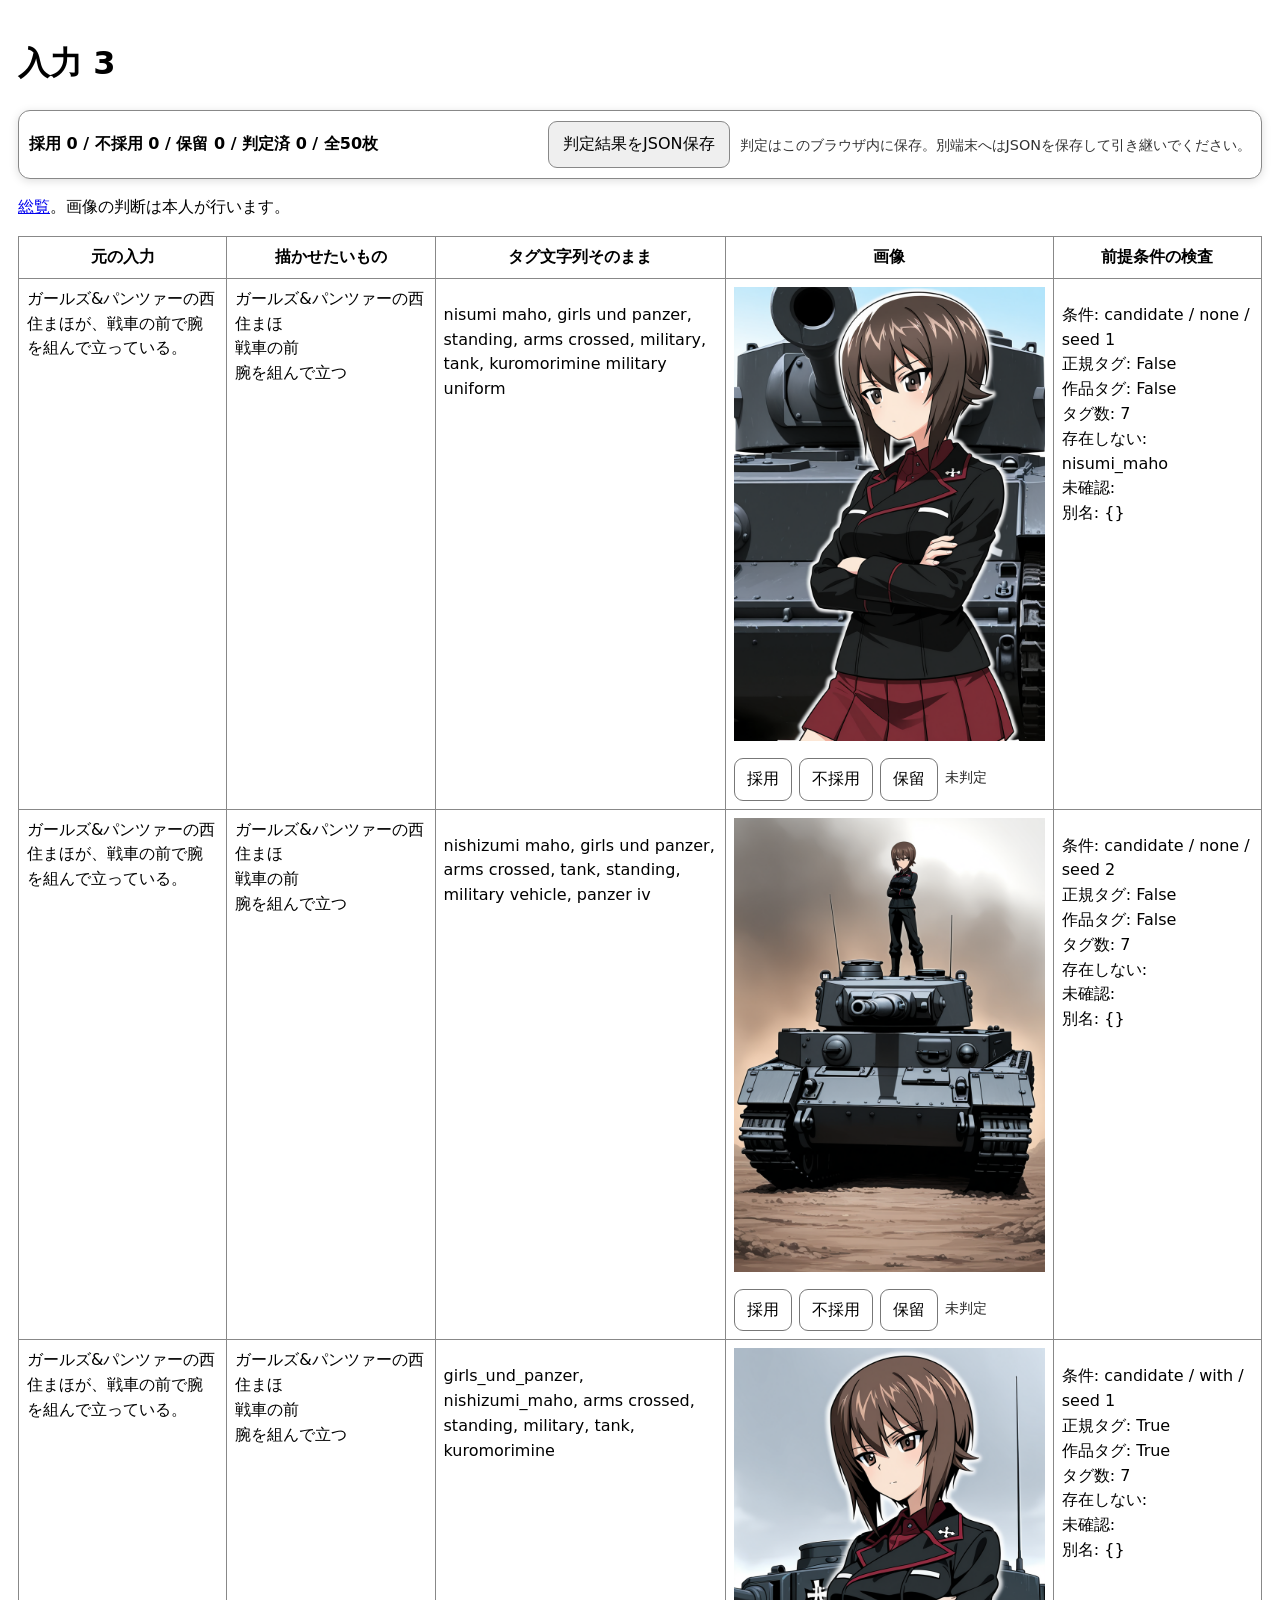
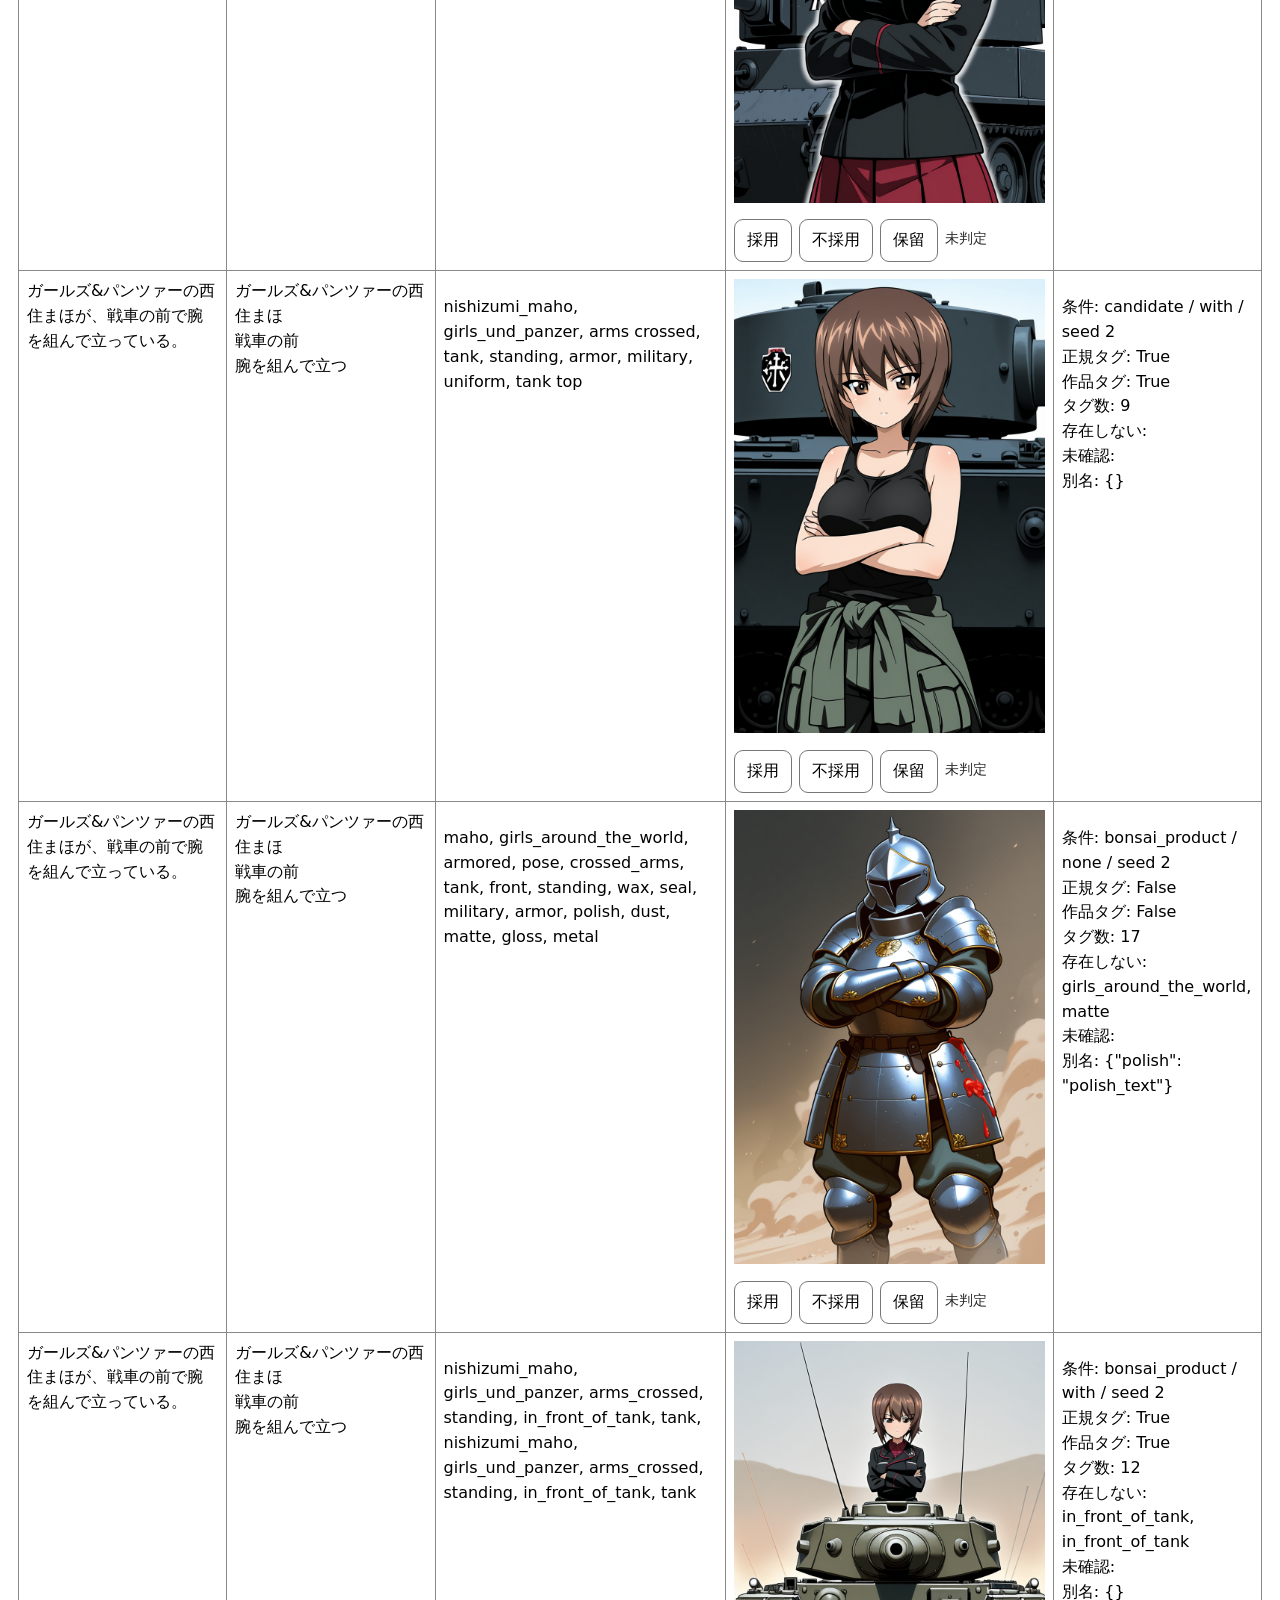
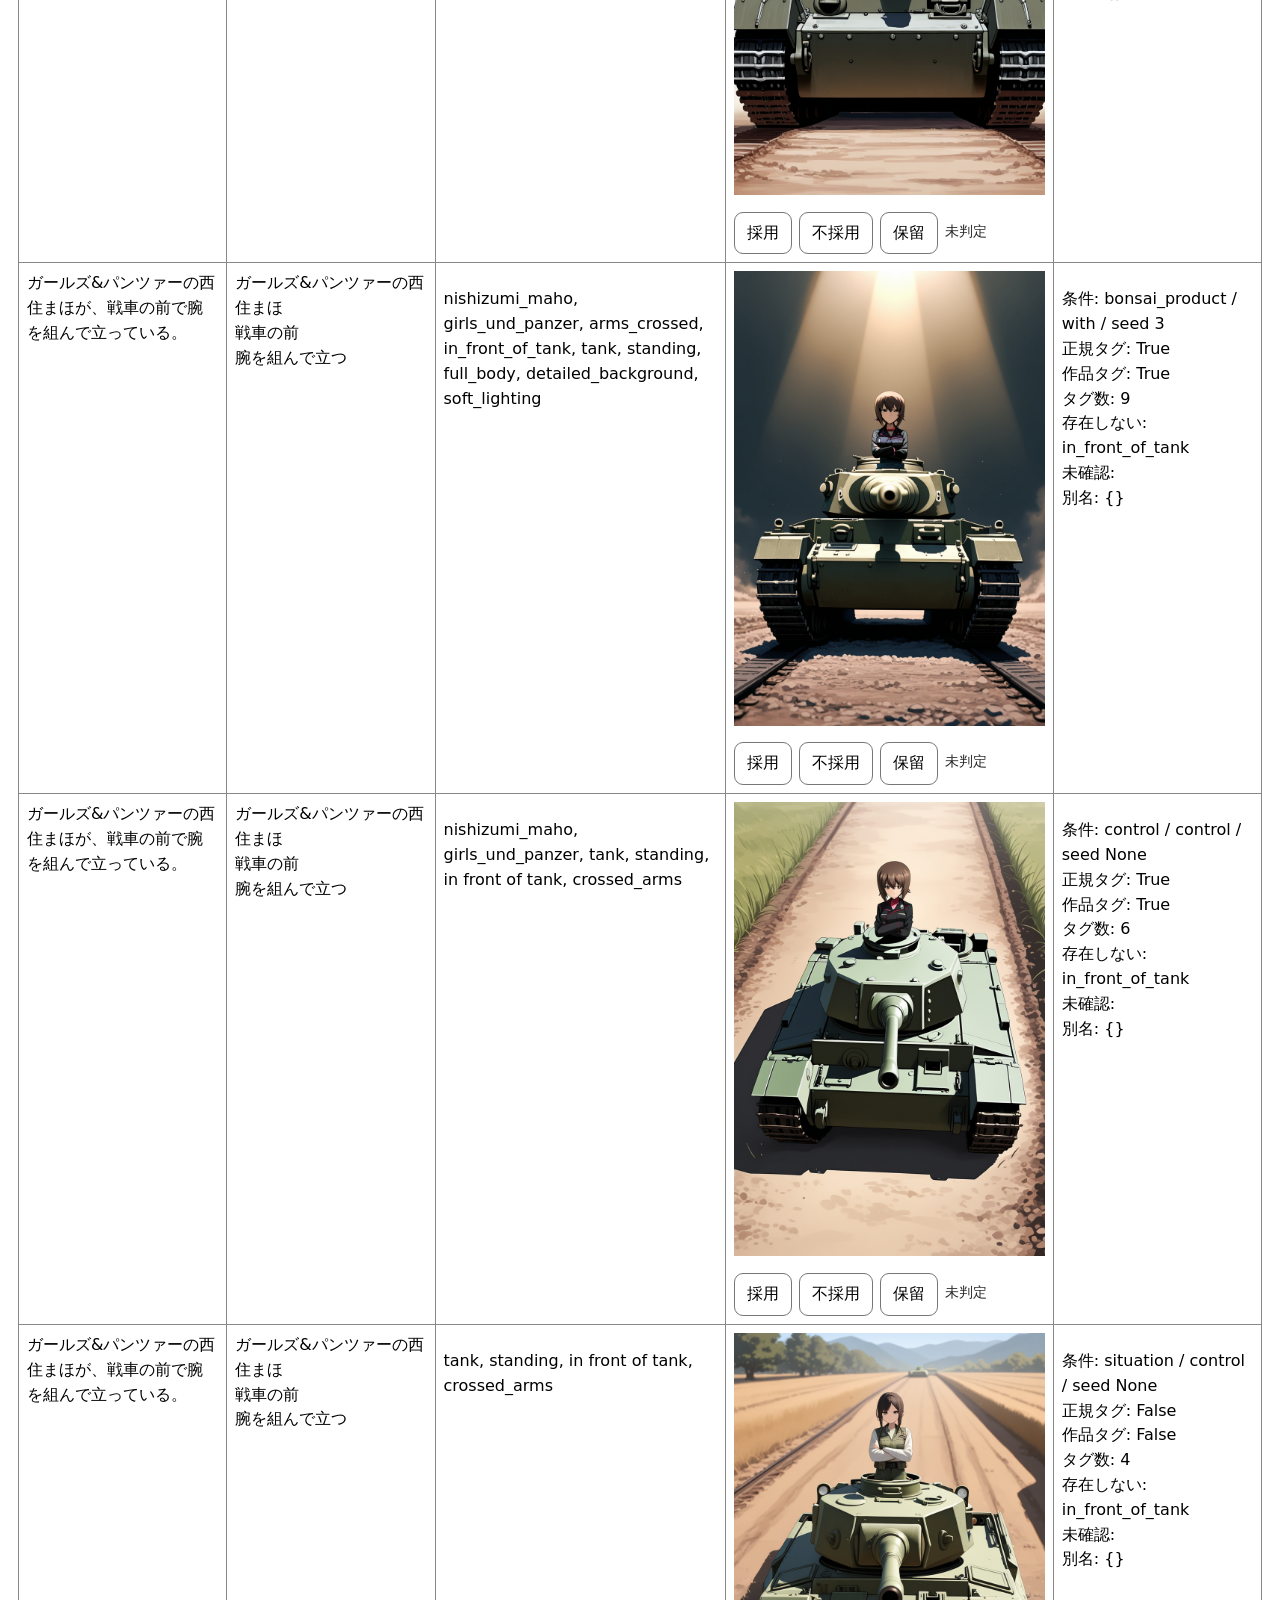
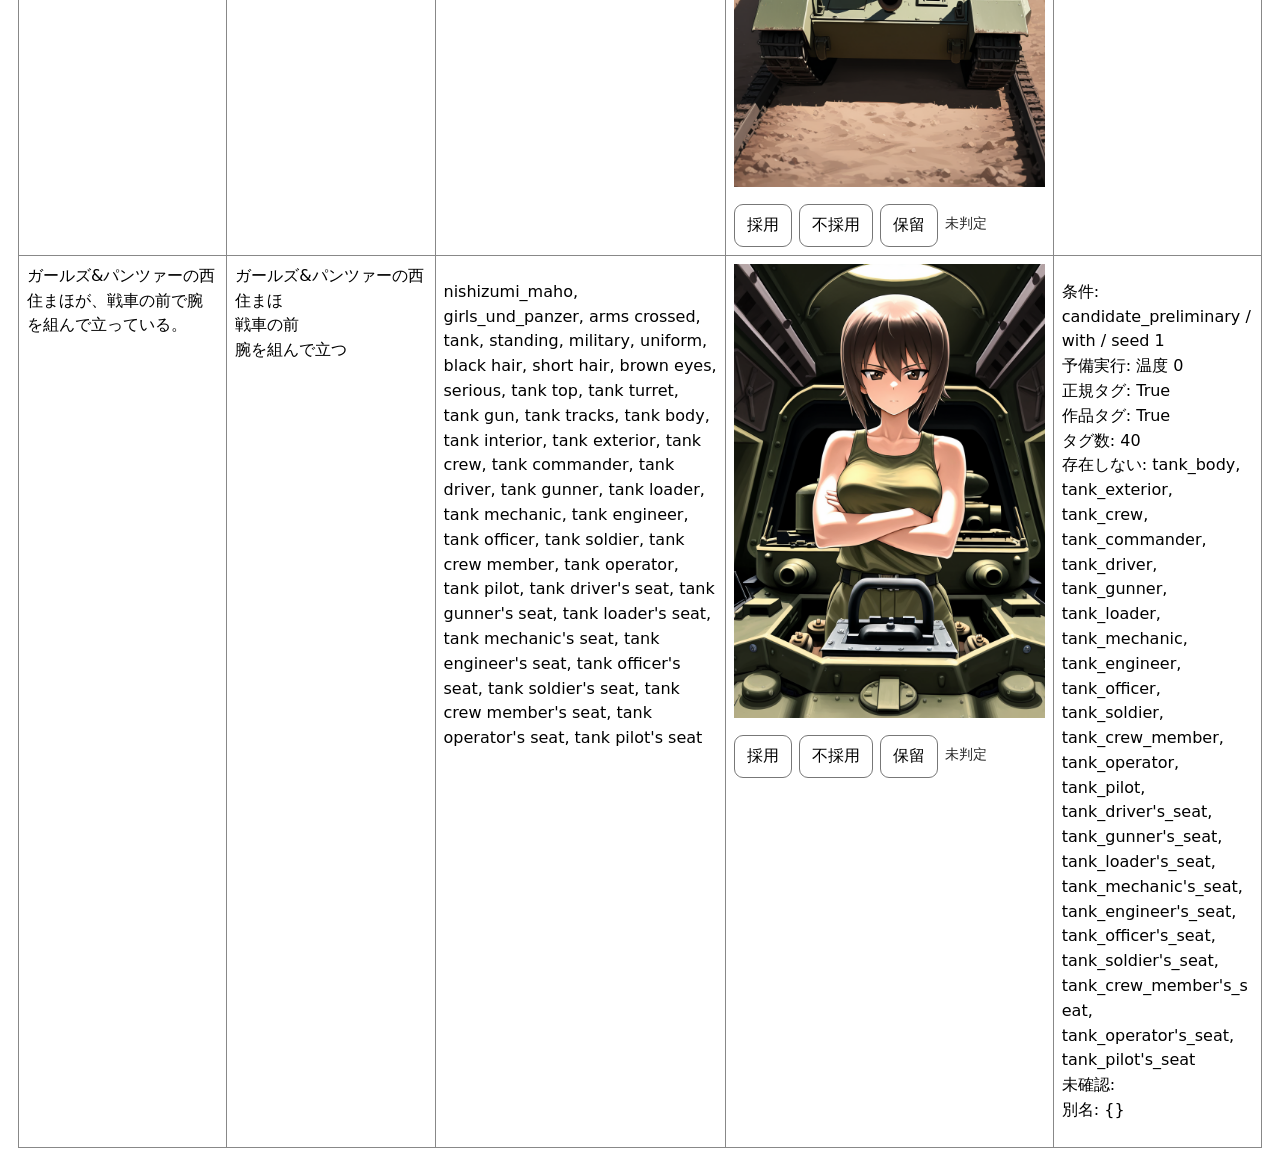
<file: case-3.html>
<!doctype html><html lang="ja"><meta charset="utf-8"><meta name="viewport" content="width=device-width"><title>入力 3</title><style>:root{color-scheme:light dark}body{font:16px system-ui;margin:1rem}table{border-collapse:collapse;table-layout:fixed;width:100%}td,th{border:1px solid #888;vertical-align:top;padding:.5rem;overflow-wrap:anywhere}img{width:100%}pre{white-space:pre-wrap;overflow-wrap:anywhere;font:inherit}.im{width:25%}.tags{width:22%}</style><link rel="stylesheet" href="review.css"><body>
<h1>入力 3</h1><p><a href="index.html">総覧</a>。画像の判断は本人が行います。</p><table><tr><th>元の入力</th><th>描かせたいもの</th><th class="tags">タグ文字列そのまま</th><th class="im">画像</th><th>前提条件の検査</th></tr>
<tr><td>ガールズ&amp;パンツァーの西住まほが、戦車の前で腕を組んで立っている。</td><td>ガールズ&amp;パンツァーの西住まほ<br>戦車の前<br>腕を組んで立つ</td><td><pre>nisumi maho, girls und panzer, standing, arms crossed, military, tank, kuromorimine military uniform</pre></td><td><a href="images/c3-candidate-none-s1-image42.png"><img loading="lazy" src="images/c3-candidate-none-s1-image42.png" alt="c3-candidate-none-s1"></a></td><td><pre>条件: candidate / none / seed 1
正規タグ: False
作品タグ: False
タグ数: 7
存在しない: nisumi_maho
未確認: 
別名: {}</pre></td></tr>
<tr><td>ガールズ&amp;パンツァーの西住まほが、戦車の前で腕を組んで立っている。</td><td>ガールズ&amp;パンツァーの西住まほ<br>戦車の前<br>腕を組んで立つ</td><td><pre>nishizumi maho, girls und panzer, arms crossed, tank, standing, military vehicle, panzer iv</pre></td><td><a href="images/c3-candidate-none-s2-image42.png"><img loading="lazy" src="images/c3-candidate-none-s2-image42.png" alt="c3-candidate-none-s2"></a></td><td><pre>条件: candidate / none / seed 2
正規タグ: False
作品タグ: False
タグ数: 7
存在しない: 
未確認: 
別名: {}</pre></td></tr>
<tr><td>ガールズ&amp;パンツァーの西住まほが、戦車の前で腕を組んで立っている。</td><td>ガールズ&amp;パンツァーの西住まほ<br>戦車の前<br>腕を組んで立つ</td><td><pre>girls_und_panzer, nishizumi_maho, arms crossed, standing, military, tank, kuromorimine</pre></td><td><a href="images/c3-candidate-with-s1-image42.png"><img loading="lazy" src="images/c3-candidate-with-s1-image42.png" alt="c3-candidate-with-s1"></a></td><td><pre>条件: candidate / with / seed 1
正規タグ: True
作品タグ: True
タグ数: 7
存在しない: 
未確認: 
別名: {}</pre></td></tr>
<tr><td>ガールズ&amp;パンツァーの西住まほが、戦車の前で腕を組んで立っている。</td><td>ガールズ&amp;パンツァーの西住まほ<br>戦車の前<br>腕を組んで立つ</td><td><pre>nishizumi_maho, girls_und_panzer, arms crossed, tank, standing, armor, military, uniform, tank top</pre></td><td><a href="images/c3-candidate-with-s2-image42.png"><img loading="lazy" src="images/c3-candidate-with-s2-image42.png" alt="c3-candidate-with-s2"></a></td><td><pre>条件: candidate / with / seed 2
正規タグ: True
作品タグ: True
タグ数: 9
存在しない: 
未確認: 
別名: {}</pre></td></tr>
<tr><td>ガールズ&amp;パンツァーの西住まほが、戦車の前で腕を組んで立っている。</td><td>ガールズ&amp;パンツァーの西住まほ<br>戦車の前<br>腕を組んで立つ</td><td><pre>maho, girls_around_the_world, armored, pose, crossed_arms, tank, front, standing, wax, seal, military, armor, polish, dust, matte, gloss, metal</pre></td><td><a href="images/c3-bonsai_product-none-s2-image42.png"><img loading="lazy" src="images/c3-bonsai_product-none-s2-image42.png" alt="c3-bonsai_product-none-s2"></a></td><td><pre>条件: bonsai_product / none / seed 2
正規タグ: False
作品タグ: False
タグ数: 17
存在しない: girls_around_the_world, matte
未確認: 
別名: {&quot;polish&quot;: &quot;polish_text&quot;}</pre></td></tr>
<tr><td>ガールズ&amp;パンツァーの西住まほが、戦車の前で腕を組んで立っている。</td><td>ガールズ&amp;パンツァーの西住まほ<br>戦車の前<br>腕を組んで立つ</td><td><pre>nishizumi_maho, girls_und_panzer, arms_crossed, standing, in_front_of_tank, tank, nishizumi_maho, girls_und_panzer, arms_crossed, standing, in_front_of_tank, tank</pre></td><td><a href="images/c3-bonsai_product-with-s2-image42.png"><img loading="lazy" src="images/c3-bonsai_product-with-s2-image42.png" alt="c3-bonsai_product-with-s2"></a></td><td><pre>条件: bonsai_product / with / seed 2
正規タグ: True
作品タグ: True
タグ数: 12
存在しない: in_front_of_tank, in_front_of_tank
未確認: 
別名: {}</pre></td></tr>
<tr><td>ガールズ&amp;パンツァーの西住まほが、戦車の前で腕を組んで立っている。</td><td>ガールズ&amp;パンツァーの西住まほ<br>戦車の前<br>腕を組んで立つ</td><td><pre>nishizumi_maho, girls_und_panzer, arms_crossed, in_front_of_tank, tank, standing, full_body, detailed_background, soft_lighting</pre></td><td><a href="images/c3-bonsai_product-with-s3-image42.png"><img loading="lazy" src="images/c3-bonsai_product-with-s3-image42.png" alt="c3-bonsai_product-with-s3"></a></td><td><pre>条件: bonsai_product / with / seed 3
正規タグ: True
作品タグ: True
タグ数: 9
存在しない: in_front_of_tank
未確認: 
別名: {}</pre></td></tr>
<tr><td>ガールズ&amp;パンツァーの西住まほが、戦車の前で腕を組んで立っている。</td><td>ガールズ&amp;パンツァーの西住まほ<br>戦車の前<br>腕を組んで立つ</td><td><pre>nishizumi_maho, girls_und_panzer, tank, standing, in front of tank, crossed_arms</pre></td><td><a href="images/c3-control-image42.png"><img loading="lazy" src="images/c3-control-image42.png" alt="c3-control"></a></td><td><pre>条件: control / control / seed None
正規タグ: True
作品タグ: True
タグ数: 6
存在しない: in_front_of_tank
未確認: 
別名: {}</pre></td></tr>
<tr><td>ガールズ&amp;パンツァーの西住まほが、戦車の前で腕を組んで立っている。</td><td>ガールズ&amp;パンツァーの西住まほ<br>戦車の前<br>腕を組んで立つ</td><td><pre>tank, standing, in front of tank, crossed_arms</pre></td><td><a href="images/c3-situation-image42.png"><img loading="lazy" src="images/c3-situation-image42.png" alt="c3-situation"></a></td><td><pre>条件: situation / control / seed None
正規タグ: False
作品タグ: False
タグ数: 4
存在しない: in_front_of_tank
未確認: 
別名: {}</pre></td></tr>
<tr><td>ガールズ&amp;パンツァーの西住まほが、戦車の前で腕を組んで立っている。</td><td>ガールズ&amp;パンツァーの西住まほ<br>戦車の前<br>腕を組んで立つ</td><td><pre>nishizumi_maho, girls_und_panzer, arms crossed, tank, standing, military, uniform, black hair, short hair, brown eyes, serious, tank top, tank turret, tank gun, tank tracks, tank body, tank interior, tank exterior, tank crew, tank commander, tank driver, tank gunner, tank loader, tank mechanic, tank engineer, tank officer, tank soldier, tank crew member, tank operator, tank pilot, tank driver&#x27;s seat, tank gunner&#x27;s seat, tank loader&#x27;s seat, tank mechanic&#x27;s seat, tank engineer&#x27;s seat, tank officer&#x27;s seat, tank soldier&#x27;s seat, tank crew member&#x27;s seat, tank operator&#x27;s seat, tank pilot&#x27;s seat</pre></td><td><a href="images/c3-candidate-with-s1-temperature0-supplement-image42.png"><img loading="lazy" src="images/c3-candidate-with-s1-temperature0-supplement-image42.png" alt="c3-candidate-with-s1-temperature0-supplement"></a></td><td><pre>条件: candidate_preliminary / with / seed 1
予備実行: 温度 0
正規タグ: True
作品タグ: True
タグ数: 40
存在しない: tank_body, tank_exterior, tank_crew, tank_commander, tank_driver, tank_gunner, tank_loader, tank_mechanic, tank_engineer, tank_officer, tank_soldier, tank_crew_member, tank_operator, tank_pilot, tank_driver&#x27;s_seat, tank_gunner&#x27;s_seat, tank_loader&#x27;s_seat, tank_mechanic&#x27;s_seat, tank_engineer&#x27;s_seat, tank_officer&#x27;s_seat, tank_soldier&#x27;s_seat, tank_crew_member&#x27;s_seat, tank_operator&#x27;s_seat, tank_pilot&#x27;s_seat
未確認: 
別名: {}</pre></td></tr>
</table><script src="review.js"></script></body></html>
</file>
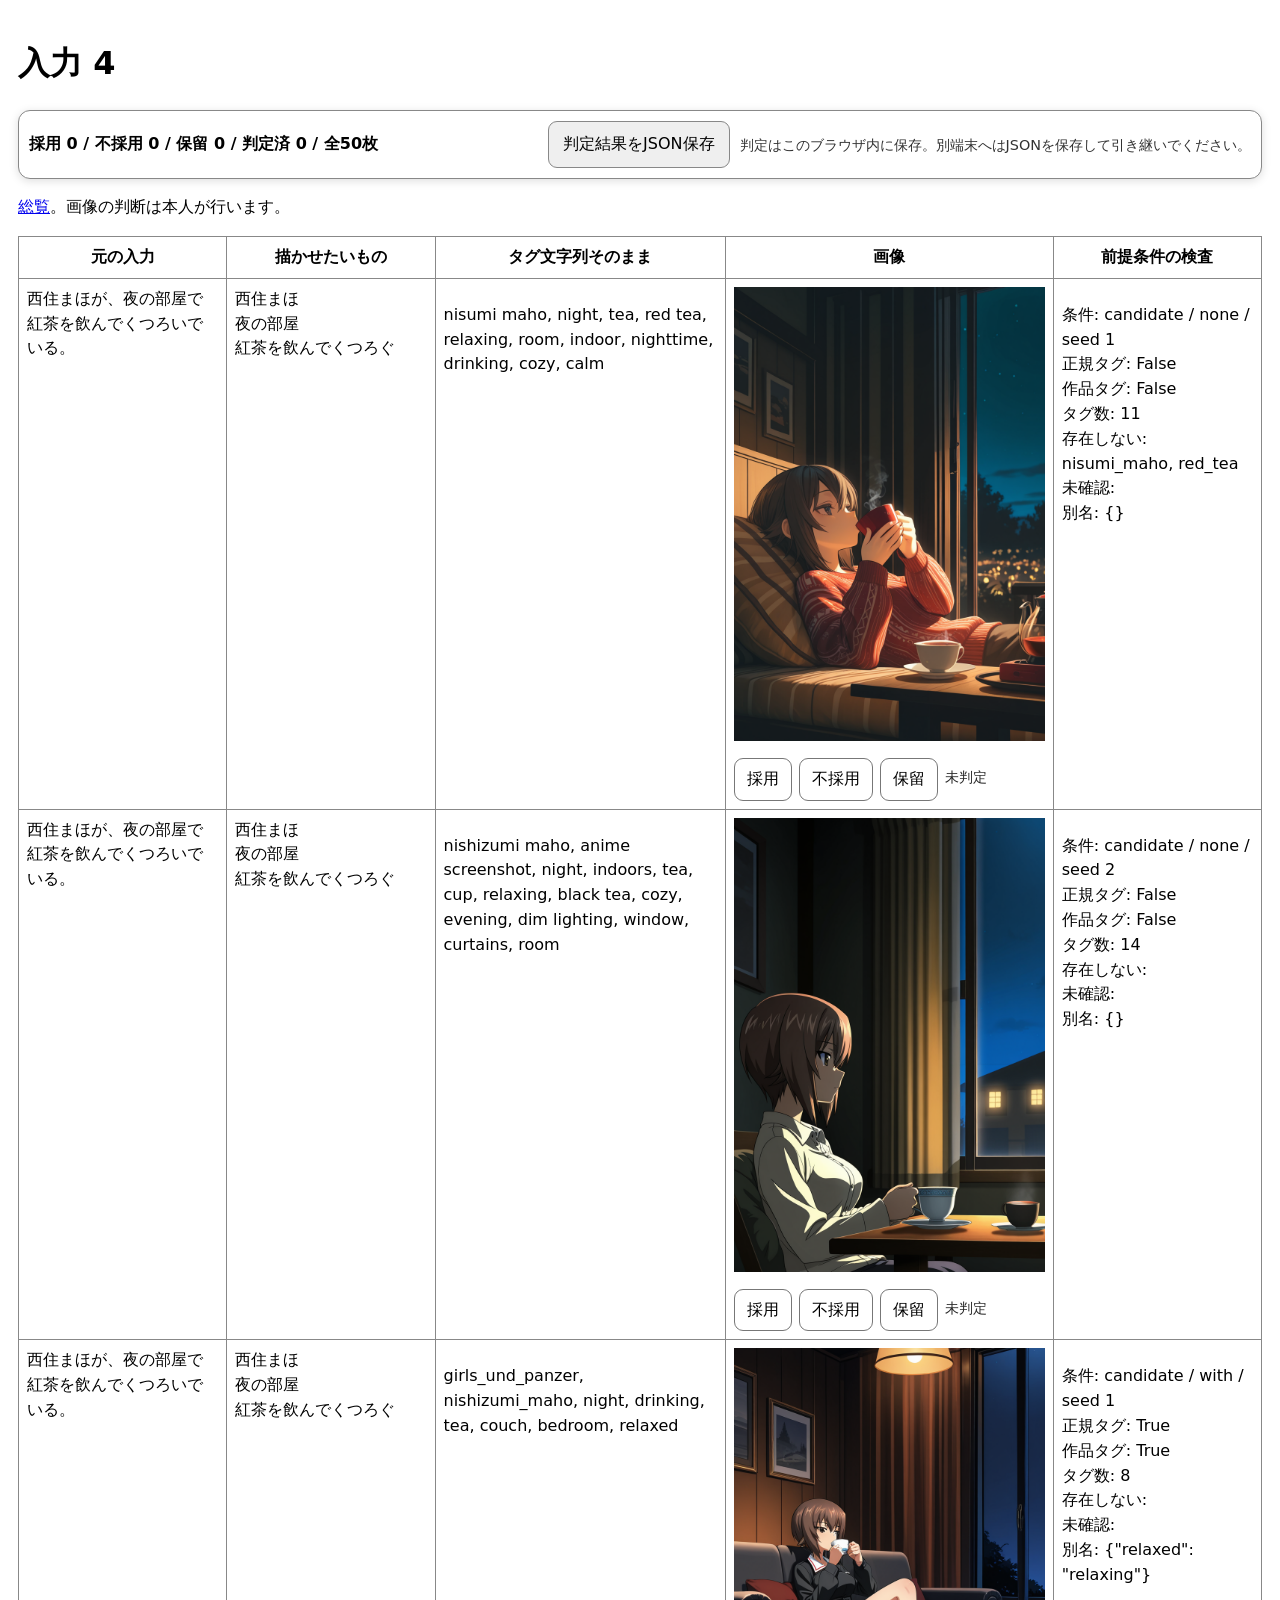
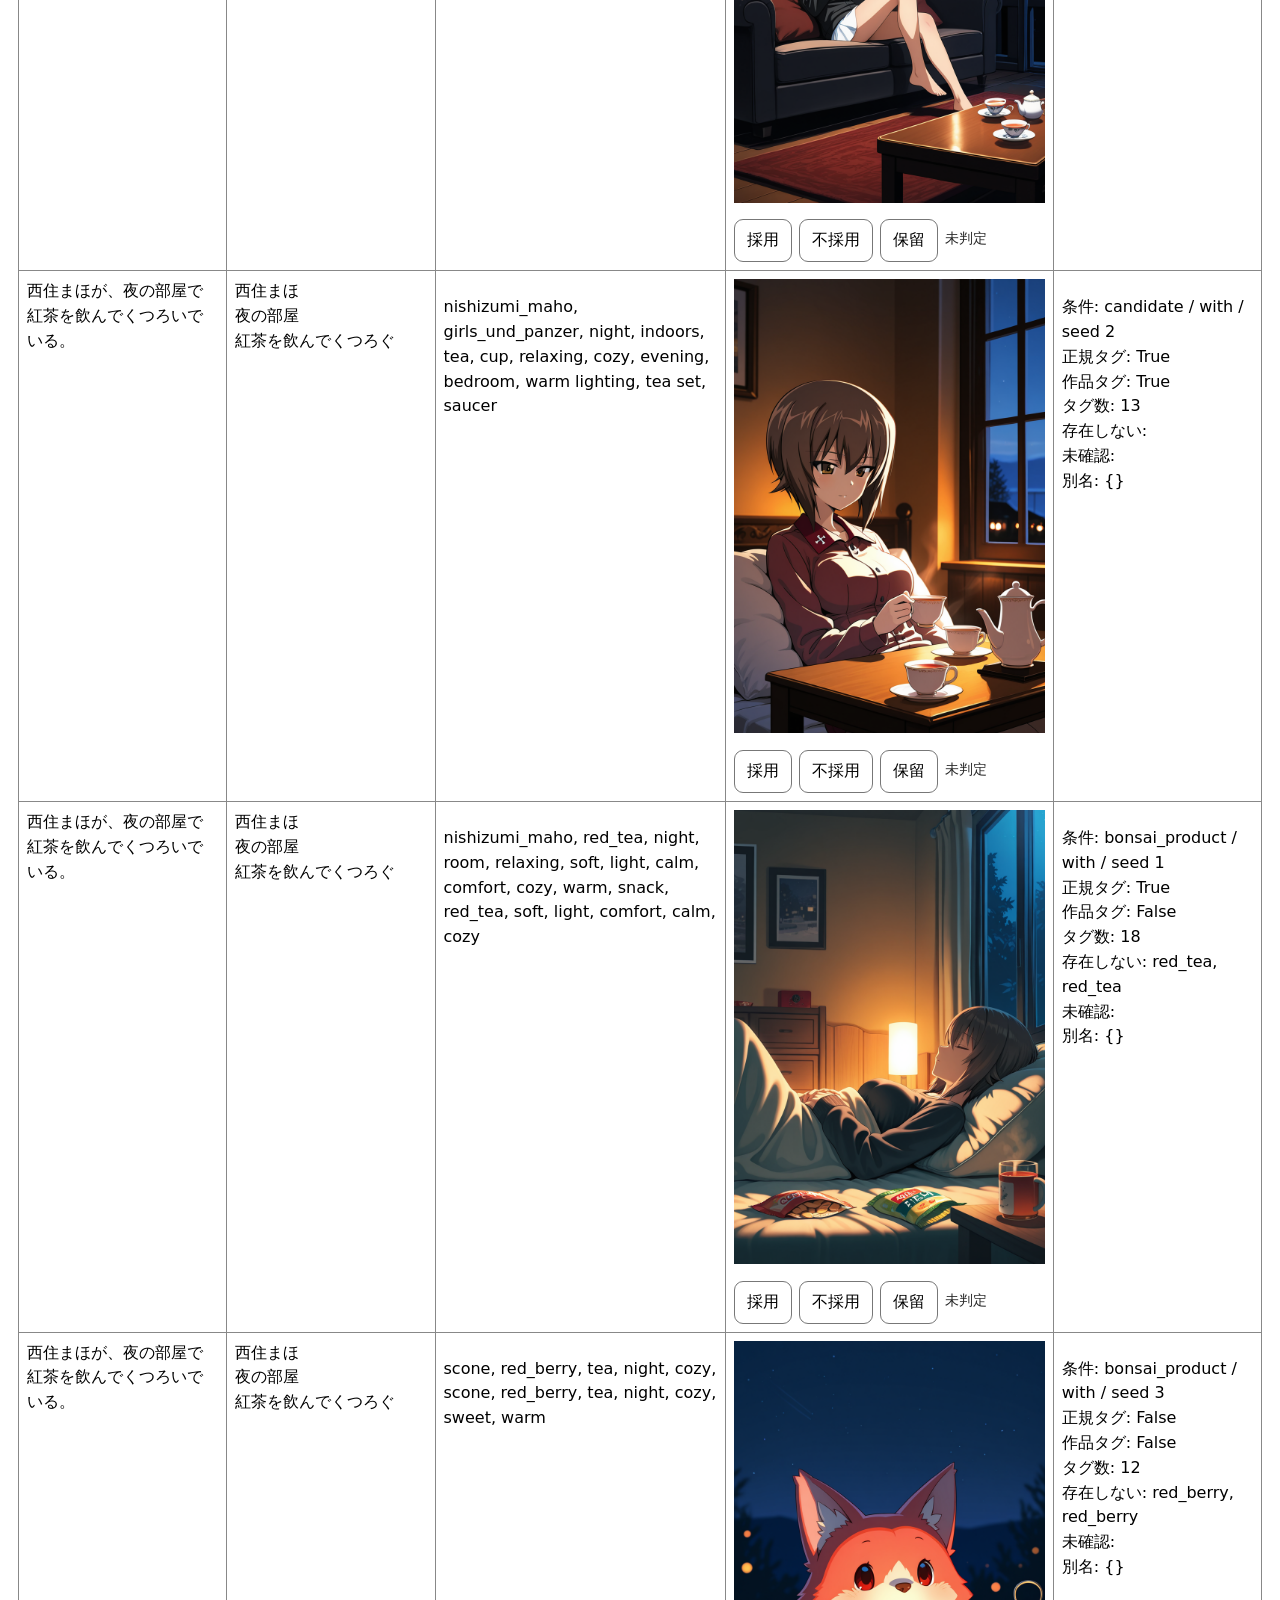
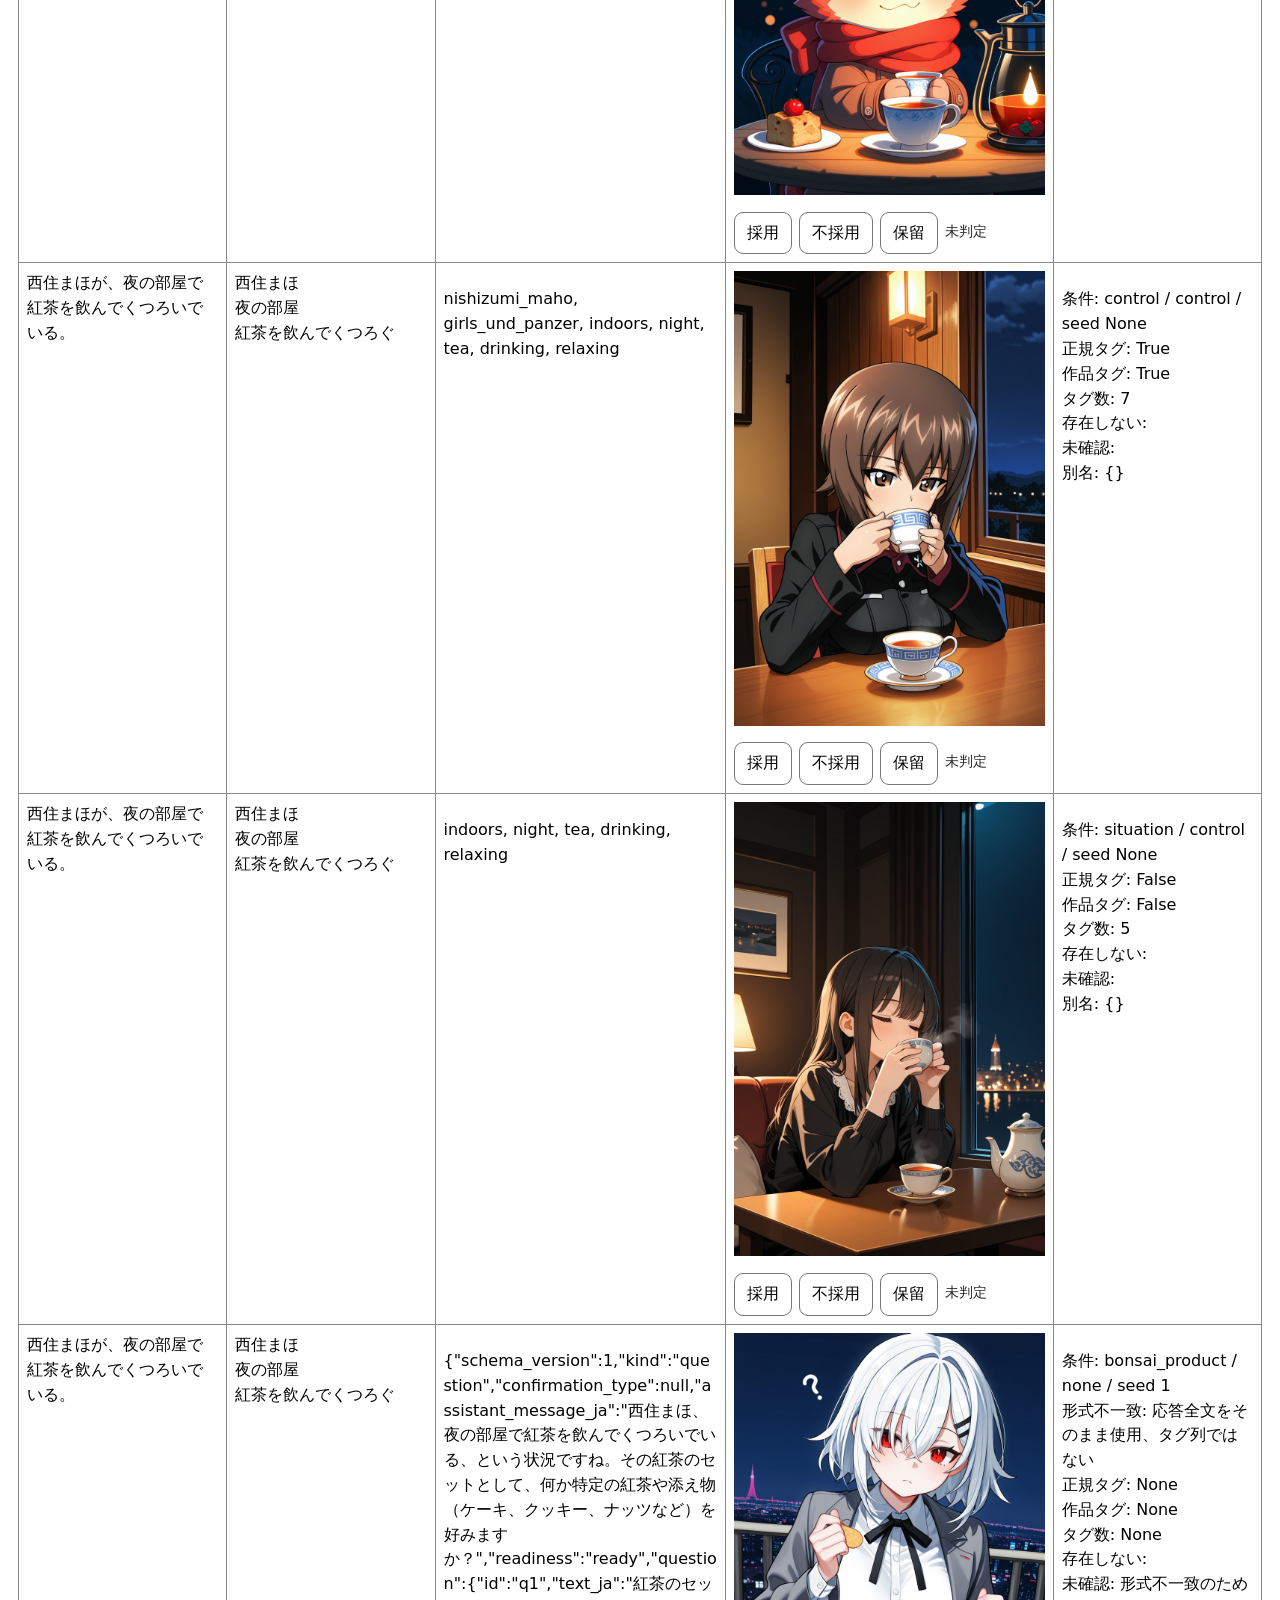
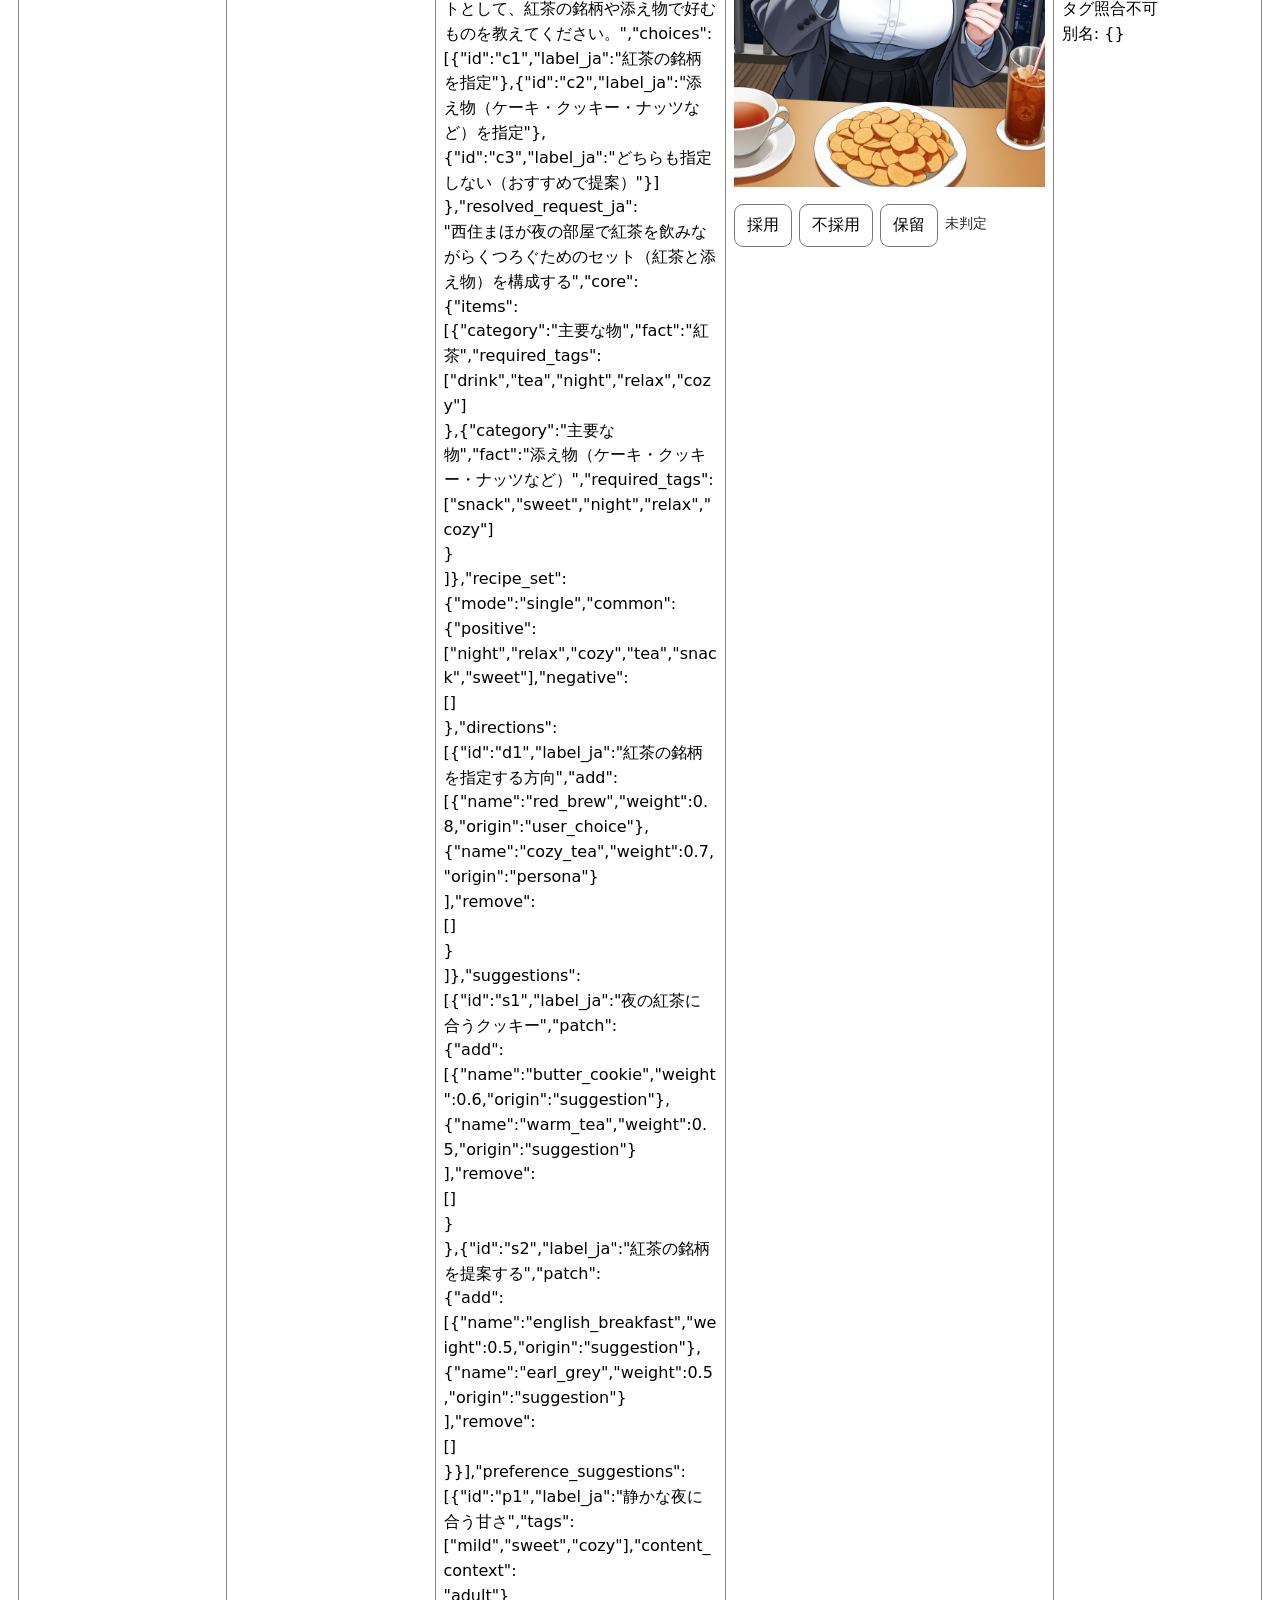
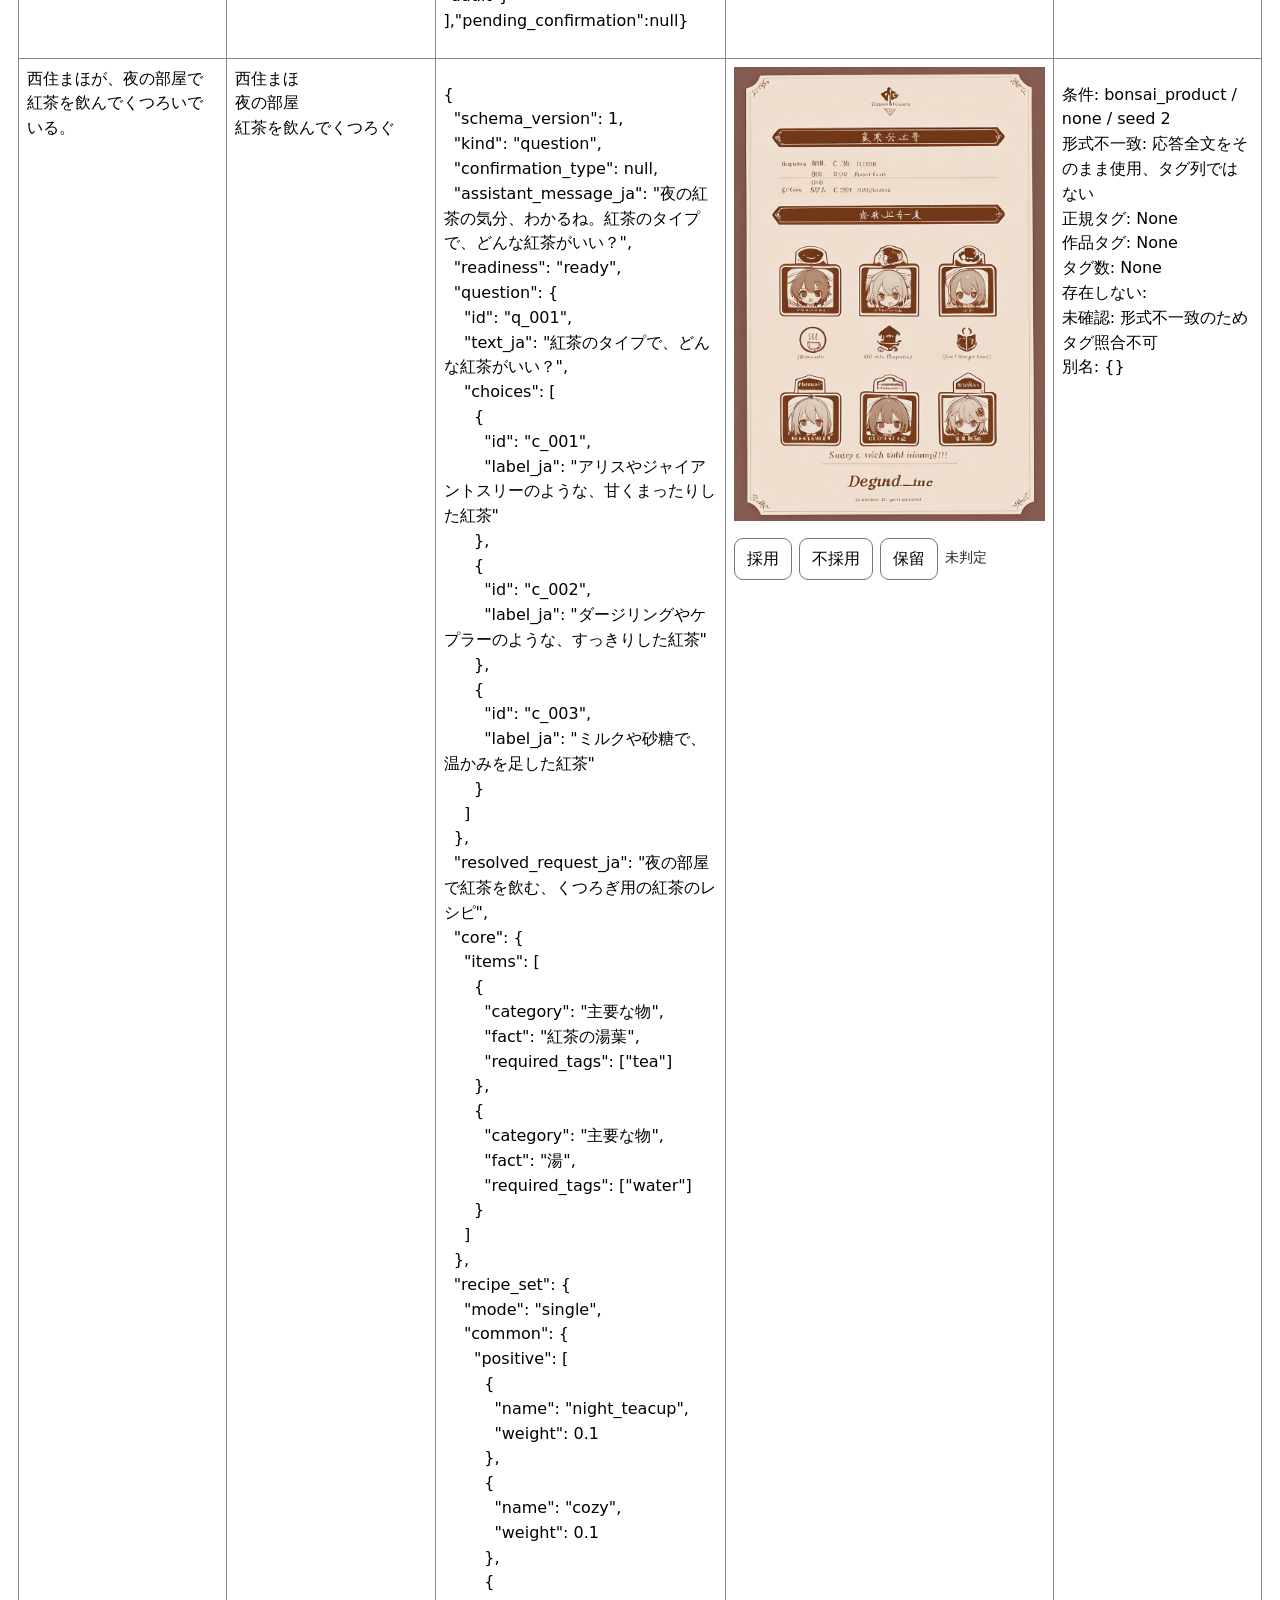
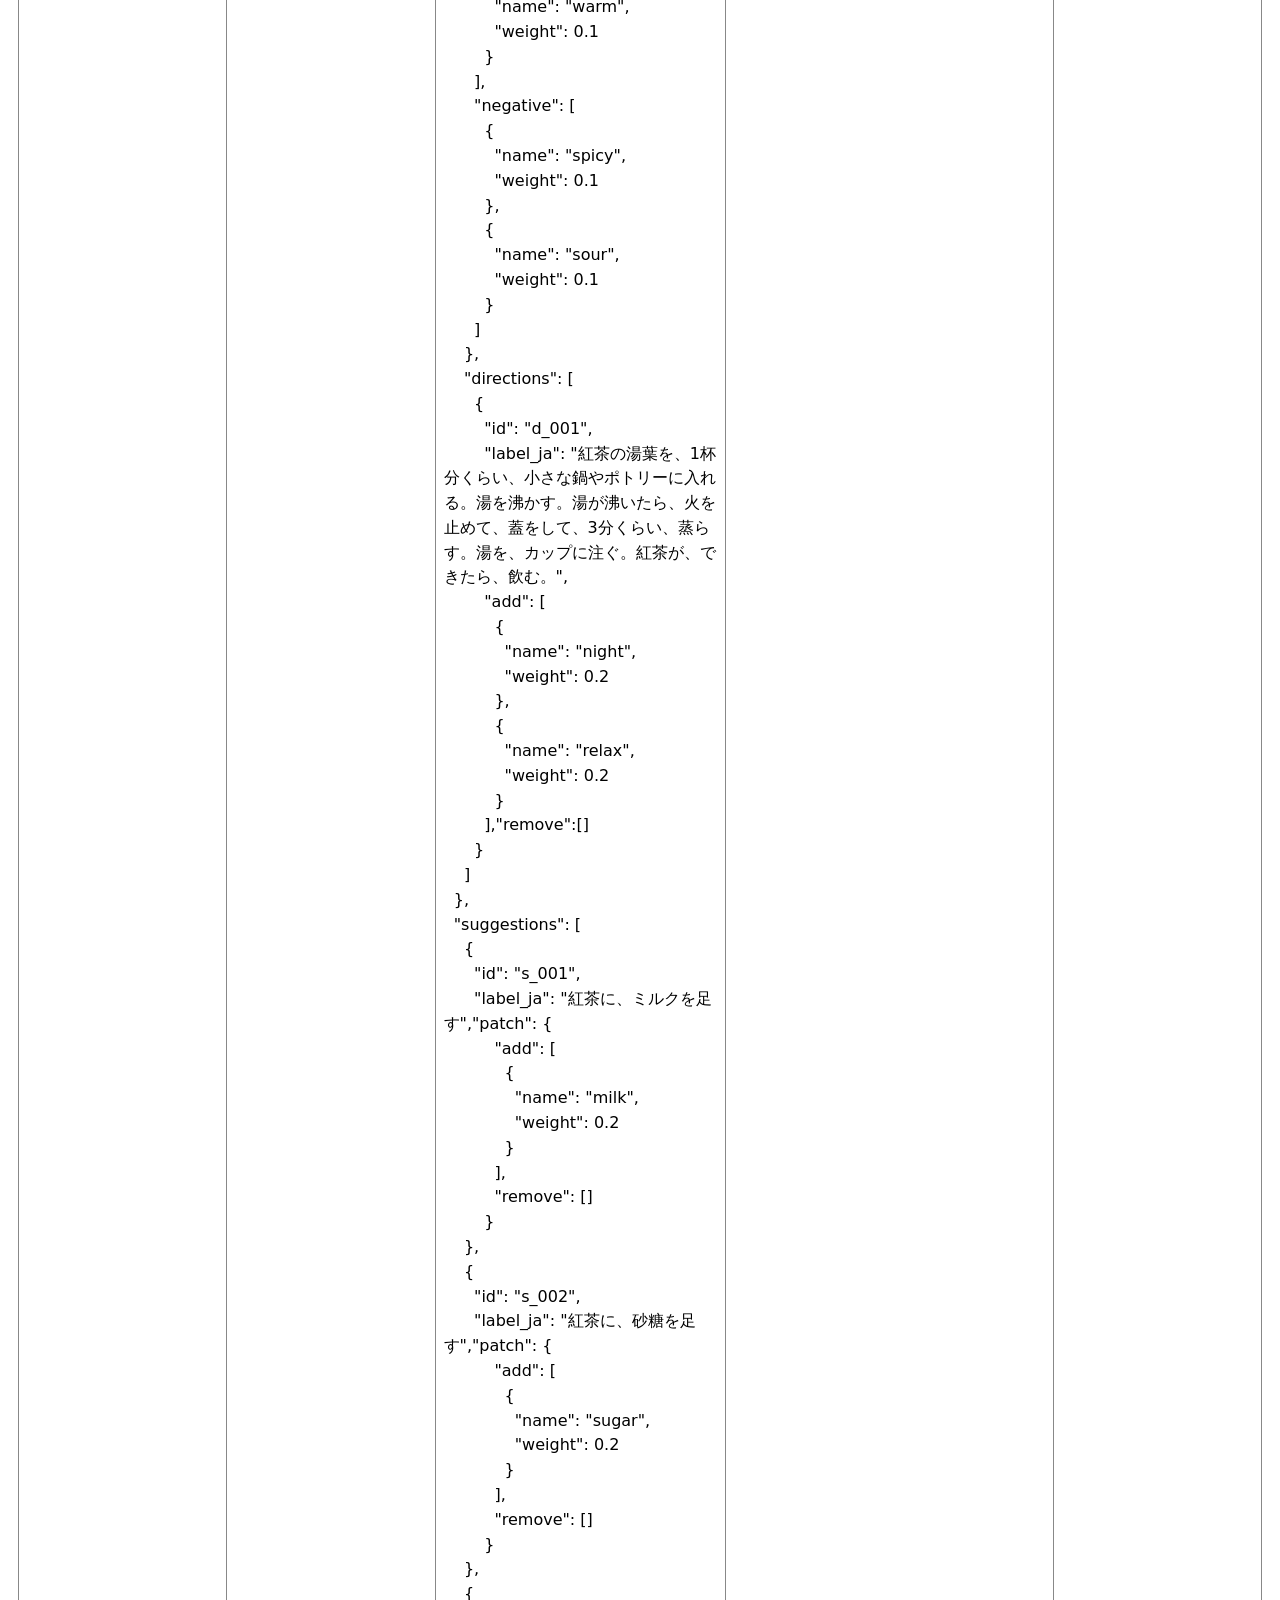
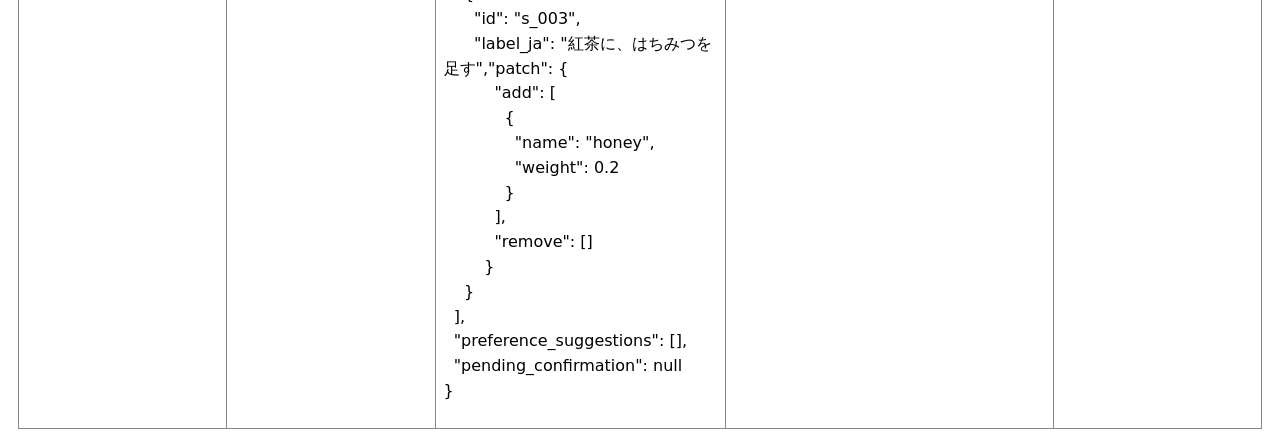
<file: case-4.html>
<!doctype html><html lang="ja"><meta charset="utf-8"><meta name="viewport" content="width=device-width"><title>入力 4</title><style>:root{color-scheme:light dark}body{font:16px system-ui;margin:1rem}table{border-collapse:collapse;table-layout:fixed;width:100%}td,th{border:1px solid #888;vertical-align:top;padding:.5rem;overflow-wrap:anywhere}img{width:100%}pre{white-space:pre-wrap;overflow-wrap:anywhere;font:inherit}.im{width:25%}.tags{width:22%}</style><link rel="stylesheet" href="review.css"><body>
<h1>入力 4</h1><p><a href="index.html">総覧</a>。画像の判断は本人が行います。</p><table><tr><th>元の入力</th><th>描かせたいもの</th><th class="tags">タグ文字列そのまま</th><th class="im">画像</th><th>前提条件の検査</th></tr>
<tr><td>西住まほが、夜の部屋で紅茶を飲んでくつろいでいる。</td><td>西住まほ<br>夜の部屋<br>紅茶を飲んでくつろぐ</td><td><pre>nisumi maho, night, tea, red tea, relaxing, room, indoor, nighttime, drinking, cozy, calm</pre></td><td><a href="images/c4-candidate-none-s1-image42.png"><img loading="lazy" src="images/c4-candidate-none-s1-image42.png" alt="c4-candidate-none-s1"></a></td><td><pre>条件: candidate / none / seed 1
正規タグ: False
作品タグ: False
タグ数: 11
存在しない: nisumi_maho, red_tea
未確認: 
別名: {}</pre></td></tr>
<tr><td>西住まほが、夜の部屋で紅茶を飲んでくつろいでいる。</td><td>西住まほ<br>夜の部屋<br>紅茶を飲んでくつろぐ</td><td><pre>nishizumi maho, anime screenshot, night, indoors, tea, cup, relaxing, black tea, cozy, evening, dim lighting, window, curtains, room</pre></td><td><a href="images/c4-candidate-none-s2-image42.png"><img loading="lazy" src="images/c4-candidate-none-s2-image42.png" alt="c4-candidate-none-s2"></a></td><td><pre>条件: candidate / none / seed 2
正規タグ: False
作品タグ: False
タグ数: 14
存在しない: 
未確認: 
別名: {}</pre></td></tr>
<tr><td>西住まほが、夜の部屋で紅茶を飲んでくつろいでいる。</td><td>西住まほ<br>夜の部屋<br>紅茶を飲んでくつろぐ</td><td><pre>girls_und_panzer, nishizumi_maho, night, drinking, tea, couch, bedroom, relaxed</pre></td><td><a href="images/c4-candidate-with-s1-image42.png"><img loading="lazy" src="images/c4-candidate-with-s1-image42.png" alt="c4-candidate-with-s1"></a></td><td><pre>条件: candidate / with / seed 1
正規タグ: True
作品タグ: True
タグ数: 8
存在しない: 
未確認: 
別名: {&quot;relaxed&quot;: &quot;relaxing&quot;}</pre></td></tr>
<tr><td>西住まほが、夜の部屋で紅茶を飲んでくつろいでいる。</td><td>西住まほ<br>夜の部屋<br>紅茶を飲んでくつろぐ</td><td><pre>nishizumi_maho, girls_und_panzer, night, indoors, tea, cup, relaxing, cozy, evening, bedroom, warm lighting, tea set, saucer</pre></td><td><a href="images/c4-candidate-with-s2-image42.png"><img loading="lazy" src="images/c4-candidate-with-s2-image42.png" alt="c4-candidate-with-s2"></a></td><td><pre>条件: candidate / with / seed 2
正規タグ: True
作品タグ: True
タグ数: 13
存在しない: 
未確認: 
別名: {}</pre></td></tr>
<tr><td>西住まほが、夜の部屋で紅茶を飲んでくつろいでいる。</td><td>西住まほ<br>夜の部屋<br>紅茶を飲んでくつろぐ</td><td><pre>nishizumi_maho, red_tea, night, room, relaxing, soft, light, calm, comfort, cozy, warm, snack, red_tea, soft, light, comfort, calm, cozy</pre></td><td><a href="images/c4-bonsai_product-with-s1-image42.png"><img loading="lazy" src="images/c4-bonsai_product-with-s1-image42.png" alt="c4-bonsai_product-with-s1"></a></td><td><pre>条件: bonsai_product / with / seed 1
正規タグ: True
作品タグ: False
タグ数: 18
存在しない: red_tea, red_tea
未確認: 
別名: {}</pre></td></tr>
<tr><td>西住まほが、夜の部屋で紅茶を飲んでくつろいでいる。</td><td>西住まほ<br>夜の部屋<br>紅茶を飲んでくつろぐ</td><td><pre>scone, red_berry, tea, night, cozy, scone, red_berry, tea, night, cozy, sweet, warm</pre></td><td><a href="images/c4-bonsai_product-with-s3-image42.png"><img loading="lazy" src="images/c4-bonsai_product-with-s3-image42.png" alt="c4-bonsai_product-with-s3"></a></td><td><pre>条件: bonsai_product / with / seed 3
正規タグ: False
作品タグ: False
タグ数: 12
存在しない: red_berry, red_berry
未確認: 
別名: {}</pre></td></tr>
<tr><td>西住まほが、夜の部屋で紅茶を飲んでくつろいでいる。</td><td>西住まほ<br>夜の部屋<br>紅茶を飲んでくつろぐ</td><td><pre>nishizumi_maho, girls_und_panzer, indoors, night, tea, drinking, relaxing</pre></td><td><a href="images/c4-control-image42.png"><img loading="lazy" src="images/c4-control-image42.png" alt="c4-control"></a></td><td><pre>条件: control / control / seed None
正規タグ: True
作品タグ: True
タグ数: 7
存在しない: 
未確認: 
別名: {}</pre></td></tr>
<tr><td>西住まほが、夜の部屋で紅茶を飲んでくつろいでいる。</td><td>西住まほ<br>夜の部屋<br>紅茶を飲んでくつろぐ</td><td><pre>indoors, night, tea, drinking, relaxing</pre></td><td><a href="images/c4-situation-image42.png"><img loading="lazy" src="images/c4-situation-image42.png" alt="c4-situation"></a></td><td><pre>条件: situation / control / seed None
正規タグ: False
作品タグ: False
タグ数: 5
存在しない: 
未確認: 
別名: {}</pre></td></tr>
<tr><td>西住まほが、夜の部屋で紅茶を飲んでくつろいでいる。</td><td>西住まほ<br>夜の部屋<br>紅茶を飲んでくつろぐ</td><td><pre>{&quot;schema_version&quot;:1,&quot;kind&quot;:&quot;question&quot;,&quot;confirmation_type&quot;:null,&quot;assistant_message_ja&quot;:&quot;西住まほ、夜の部屋で紅茶を飲んでくつろいでいる、という状況ですね。その紅茶のセットとして、何か特定の紅茶や添え物（ケーキ、クッキー、ナッツなど）を好みますか？&quot;,&quot;readiness&quot;:&quot;ready&quot;,&quot;question&quot;:{&quot;id&quot;:&quot;q1&quot;,&quot;text_ja&quot;:&quot;紅茶のセットとして、紅茶の銘柄や添え物で好むものを教えてください。&quot;,&quot;choices&quot;:[{&quot;id&quot;:&quot;c1&quot;,&quot;label_ja&quot;:&quot;紅茶の銘柄を指定&quot;},{&quot;id&quot;:&quot;c2&quot;,&quot;label_ja&quot;:&quot;添え物（ケーキ・クッキー・ナッツなど）を指定&quot;},{&quot;id&quot;:&quot;c3&quot;,&quot;label_ja&quot;:&quot;どちらも指定しない（おすすめで提案）&quot;}]
},&quot;resolved_request_ja&quot;:
&quot;西住まほが夜の部屋で紅茶を飲みながらくつろぐためのセット（紅茶と添え物）を構成する&quot;,&quot;core&quot;:
{&quot;items&quot;:
[{&quot;category&quot;:&quot;主要な物&quot;,&quot;fact&quot;:&quot;紅茶&quot;,&quot;required_tags&quot;:[&quot;drink&quot;,&quot;tea&quot;,&quot;night&quot;,&quot;relax&quot;,&quot;cozy&quot;]
},{&quot;category&quot;:&quot;主要な物&quot;,&quot;fact&quot;:&quot;添え物（ケーキ・クッキー・ナッツなど）&quot;,&quot;required_tags&quot;:[&quot;snack&quot;,&quot;sweet&quot;,&quot;night&quot;,&quot;relax&quot;,&quot;cozy&quot;]
}
]},&quot;recipe_set&quot;:
{&quot;mode&quot;:&quot;single&quot;,&quot;common&quot;:
{&quot;positive&quot;:
[&quot;night&quot;,&quot;relax&quot;,&quot;cozy&quot;,&quot;tea&quot;,&quot;snack&quot;,&quot;sweet&quot;],&quot;negative&quot;:
[]
},&quot;directions&quot;:
[{&quot;id&quot;:&quot;d1&quot;,&quot;label_ja&quot;:&quot;紅茶の銘柄を指定する方向&quot;,&quot;add&quot;:
[{&quot;name&quot;:&quot;red_brew&quot;,&quot;weight&quot;:0.8,&quot;origin&quot;:&quot;user_choice&quot;},
{&quot;name&quot;:&quot;cozy_tea&quot;,&quot;weight&quot;:0.7,&quot;origin&quot;:&quot;persona&quot;}
],&quot;remove&quot;:
[]
}
]},&quot;suggestions&quot;:
[{&quot;id&quot;:&quot;s1&quot;,&quot;label_ja&quot;:&quot;夜の紅茶に合うクッキー&quot;,&quot;patch&quot;:
{&quot;add&quot;:
[{&quot;name&quot;:&quot;butter_cookie&quot;,&quot;weight&quot;:0.6,&quot;origin&quot;:&quot;suggestion&quot;},
{&quot;name&quot;:&quot;warm_tea&quot;,&quot;weight&quot;:0.5,&quot;origin&quot;:&quot;suggestion&quot;}
],&quot;remove&quot;:
[]
}
},{&quot;id&quot;:&quot;s2&quot;,&quot;label_ja&quot;:&quot;紅茶の銘柄を提案する&quot;,&quot;patch&quot;:
{&quot;add&quot;:
[{&quot;name&quot;:&quot;english_breakfast&quot;,&quot;weight&quot;:0.5,&quot;origin&quot;:&quot;suggestion&quot;},
{&quot;name&quot;:&quot;earl_grey&quot;,&quot;weight&quot;:0.5,&quot;origin&quot;:&quot;suggestion&quot;}
],&quot;remove&quot;:
[]
}}],&quot;preference_suggestions&quot;:
[{&quot;id&quot;:&quot;p1&quot;,&quot;label_ja&quot;:&quot;静かな夜に合う甘さ&quot;,&quot;tags&quot;:
[&quot;mild&quot;,&quot;sweet&quot;,&quot;cozy&quot;],&quot;content_context&quot;:
&quot;adult&quot;}
],&quot;pending_confirmation&quot;:null}</pre></td><td><a href="images/c4-bonsai_product-none-s1-raw-image42.png"><img loading="lazy" src="images/c4-bonsai_product-none-s1-raw-image42.png" alt="c4-bonsai_product-none-s1-raw"></a></td><td><pre>条件: bonsai_product / none / seed 1
形式不一致: 応答全文をそのまま使用、タグ列ではない
正規タグ: None
作品タグ: None
タグ数: None
存在しない: 
未確認: 形式不一致のためタグ照合不可
別名: {}</pre></td></tr>
<tr><td>西住まほが、夜の部屋で紅茶を飲んでくつろいでいる。</td><td>西住まほ<br>夜の部屋<br>紅茶を飲んでくつろぐ</td><td><pre>{
  &quot;schema_version&quot;: 1,
  &quot;kind&quot;: &quot;question&quot;,
  &quot;confirmation_type&quot;: null,
  &quot;assistant_message_ja&quot;: &quot;夜の紅茶の気分、わかるね。紅茶のタイプで、どんな紅茶がいい？&quot;,
  &quot;readiness&quot;: &quot;ready&quot;,
  &quot;question&quot;: {
    &quot;id&quot;: &quot;q_001&quot;,
    &quot;text_ja&quot;: &quot;紅茶のタイプで、どんな紅茶がいい？&quot;,
    &quot;choices&quot;: [
      {
        &quot;id&quot;: &quot;c_001&quot;,
        &quot;label_ja&quot;: &quot;アリスやジャイアントスリーのような、甘くまったりした紅茶&quot;
      },
      {
        &quot;id&quot;: &quot;c_002&quot;,
        &quot;label_ja&quot;: &quot;ダージリングやケプラーのような、すっきりした紅茶&quot;
      },
      {
        &quot;id&quot;: &quot;c_003&quot;,
        &quot;label_ja&quot;: &quot;ミルクや砂糖で、温かみを足した紅茶&quot;
      }
    ]
  },
  &quot;resolved_request_ja&quot;: &quot;夜の部屋で紅茶を飲む、くつろぎ用の紅茶のレシピ&quot;,
  &quot;core&quot;: {
    &quot;items&quot;: [
      {
        &quot;category&quot;: &quot;主要な物&quot;,
        &quot;fact&quot;: &quot;紅茶の湯葉&quot;,
        &quot;required_tags&quot;: [&quot;tea&quot;]
      },
      {
        &quot;category&quot;: &quot;主要な物&quot;,
        &quot;fact&quot;: &quot;湯&quot;,
        &quot;required_tags&quot;: [&quot;water&quot;]
      }
    ]
  },
  &quot;recipe_set&quot;: {
    &quot;mode&quot;: &quot;single&quot;,
    &quot;common&quot;: {
      &quot;positive&quot;: [
        {
          &quot;name&quot;: &quot;night_teacup&quot;,
          &quot;weight&quot;: 0.1
        },
        {
          &quot;name&quot;: &quot;cozy&quot;,
          &quot;weight&quot;: 0.1
        },
        {
          &quot;name&quot;: &quot;warm&quot;,
          &quot;weight&quot;: 0.1
        }
      ],
      &quot;negative&quot;: [
        {
          &quot;name&quot;: &quot;spicy&quot;,
          &quot;weight&quot;: 0.1
        },
        {
          &quot;name&quot;: &quot;sour&quot;,
          &quot;weight&quot;: 0.1
        }
      ]
    },
    &quot;directions&quot;: [
      {
        &quot;id&quot;: &quot;d_001&quot;,
        &quot;label_ja&quot;: &quot;紅茶の湯葉を、1杯分くらい、小さな鍋やポトリーに入れる。湯を沸かす。湯が沸いたら、火を止めて、蓋をして、3分くらい、蒸らす。湯を、カップに注ぐ。紅茶が、できたら、飲む。&quot;,
        &quot;add&quot;: [
          {
            &quot;name&quot;: &quot;night&quot;,
            &quot;weight&quot;: 0.2
          },
          {
            &quot;name&quot;: &quot;relax&quot;,
            &quot;weight&quot;: 0.2
          }
        ],&quot;remove&quot;:[]
      }
    ]
  },
  &quot;suggestions&quot;: [
    {
      &quot;id&quot;: &quot;s_001&quot;,
      &quot;label_ja&quot;: &quot;紅茶に、ミルクを足す&quot;,&quot;patch&quot;: {
          &quot;add&quot;: [
            {
              &quot;name&quot;: &quot;milk&quot;,
              &quot;weight&quot;: 0.2
            }
          ],
          &quot;remove&quot;: []
        }
    },
    {
      &quot;id&quot;: &quot;s_002&quot;,
      &quot;label_ja&quot;: &quot;紅茶に、砂糖を足す&quot;,&quot;patch&quot;: {
          &quot;add&quot;: [
            {
              &quot;name&quot;: &quot;sugar&quot;,
              &quot;weight&quot;: 0.2
            }
          ],
          &quot;remove&quot;: []
        }
    },
    {
      &quot;id&quot;: &quot;s_003&quot;,
      &quot;label_ja&quot;: &quot;紅茶に、はちみつを足す&quot;,&quot;patch&quot;: {
          &quot;add&quot;: [
            {
              &quot;name&quot;: &quot;honey&quot;,
              &quot;weight&quot;: 0.2
            }
          ],
          &quot;remove&quot;: []
        }
    }
  ],
  &quot;preference_suggestions&quot;: [],
  &quot;pending_confirmation&quot;: null
}</pre></td><td><a href="images/c4-bonsai_product-none-s2-raw-image42.png"><img loading="lazy" src="images/c4-bonsai_product-none-s2-raw-image42.png" alt="c4-bonsai_product-none-s2-raw"></a></td><td><pre>条件: bonsai_product / none / seed 2
形式不一致: 応答全文をそのまま使用、タグ列ではない
正規タグ: None
作品タグ: None
タグ数: None
存在しない: 
未確認: 形式不一致のためタグ照合不可
別名: {}</pre></td></tr>
</table><script src="review.js"></script></body></html>
</file>
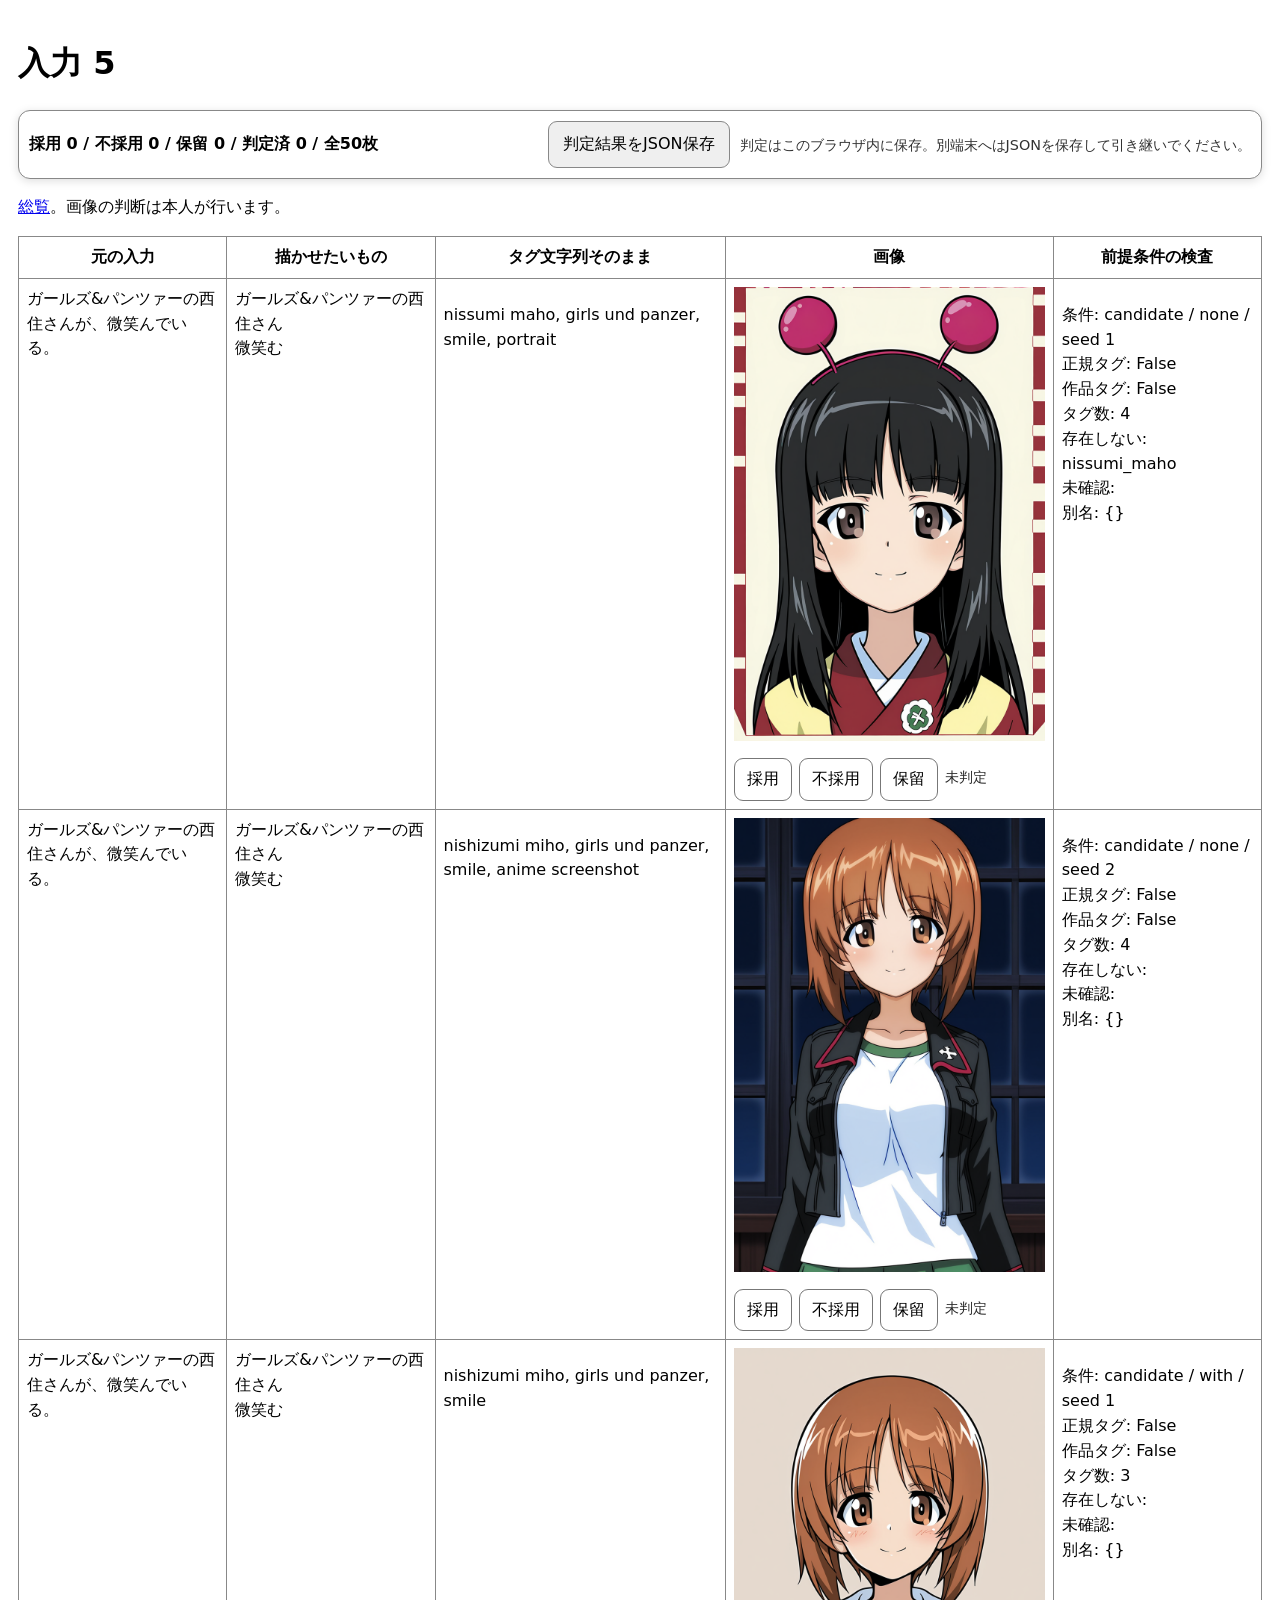
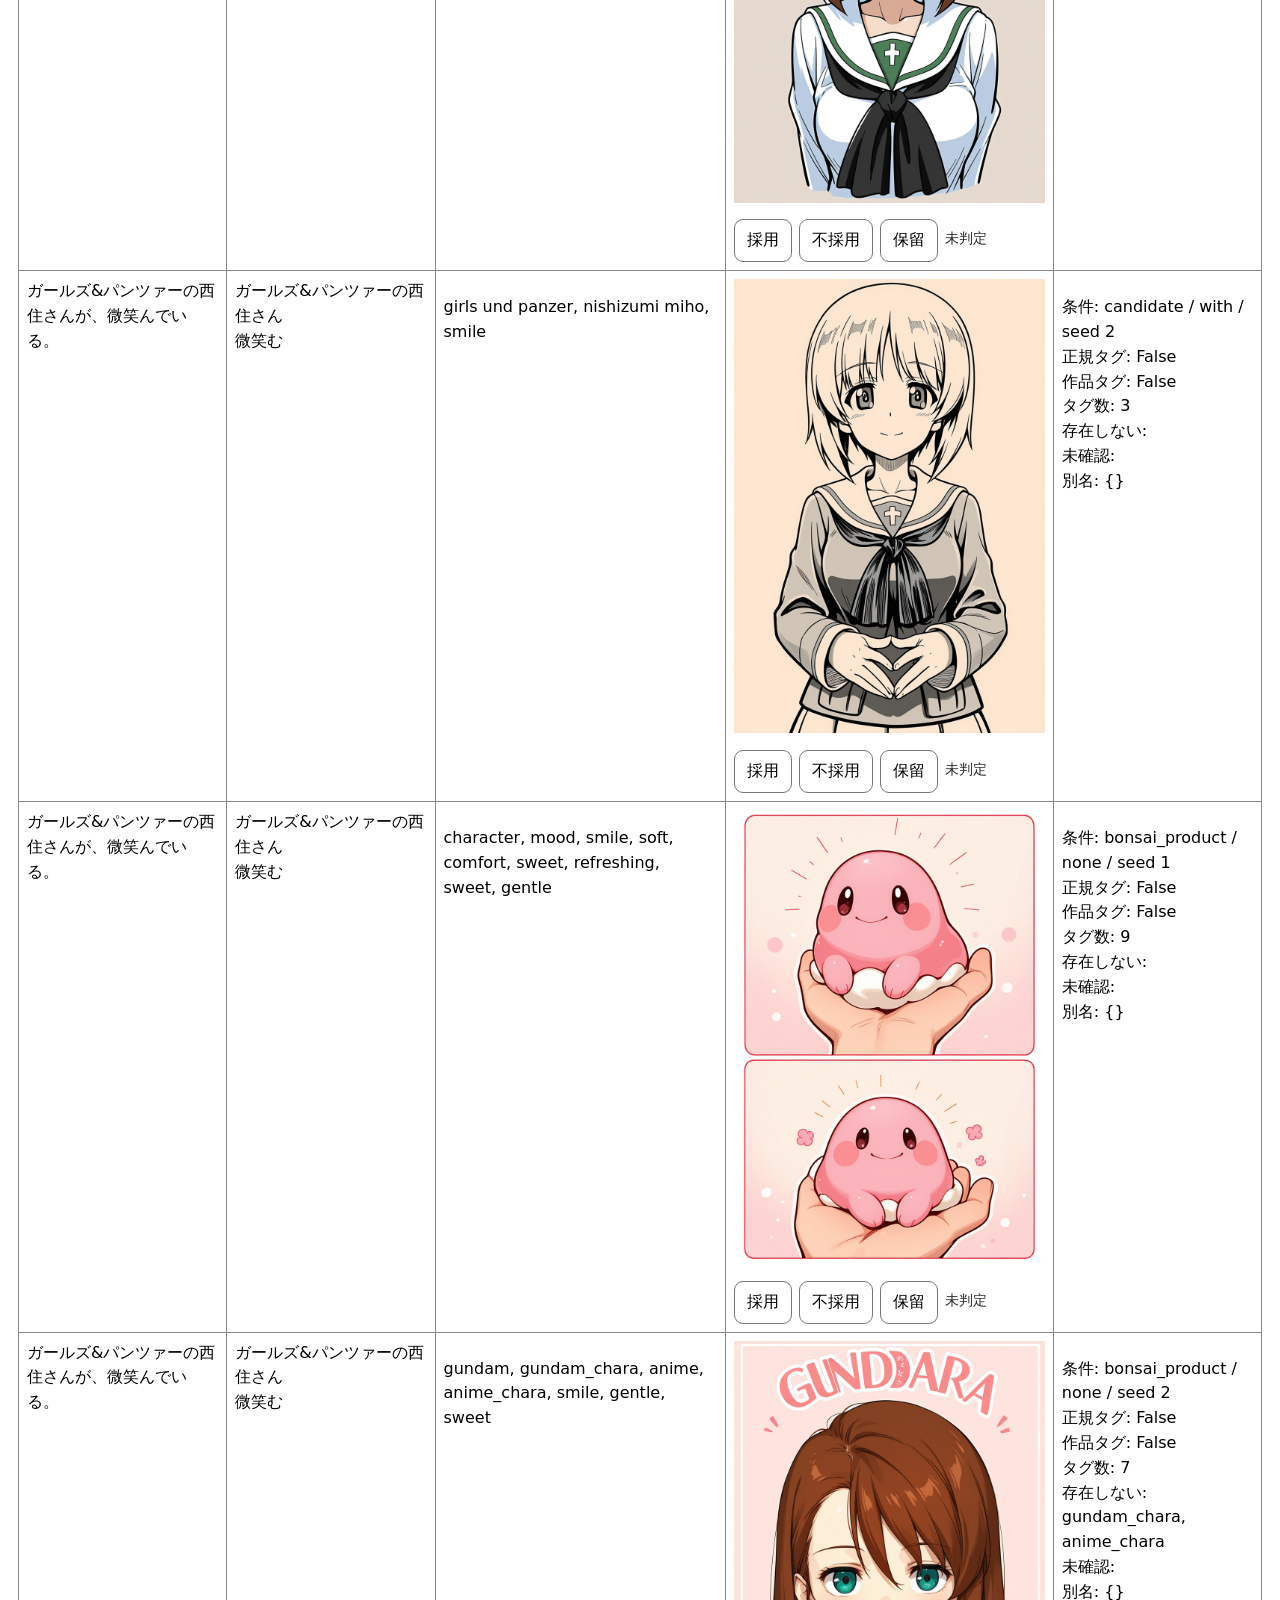
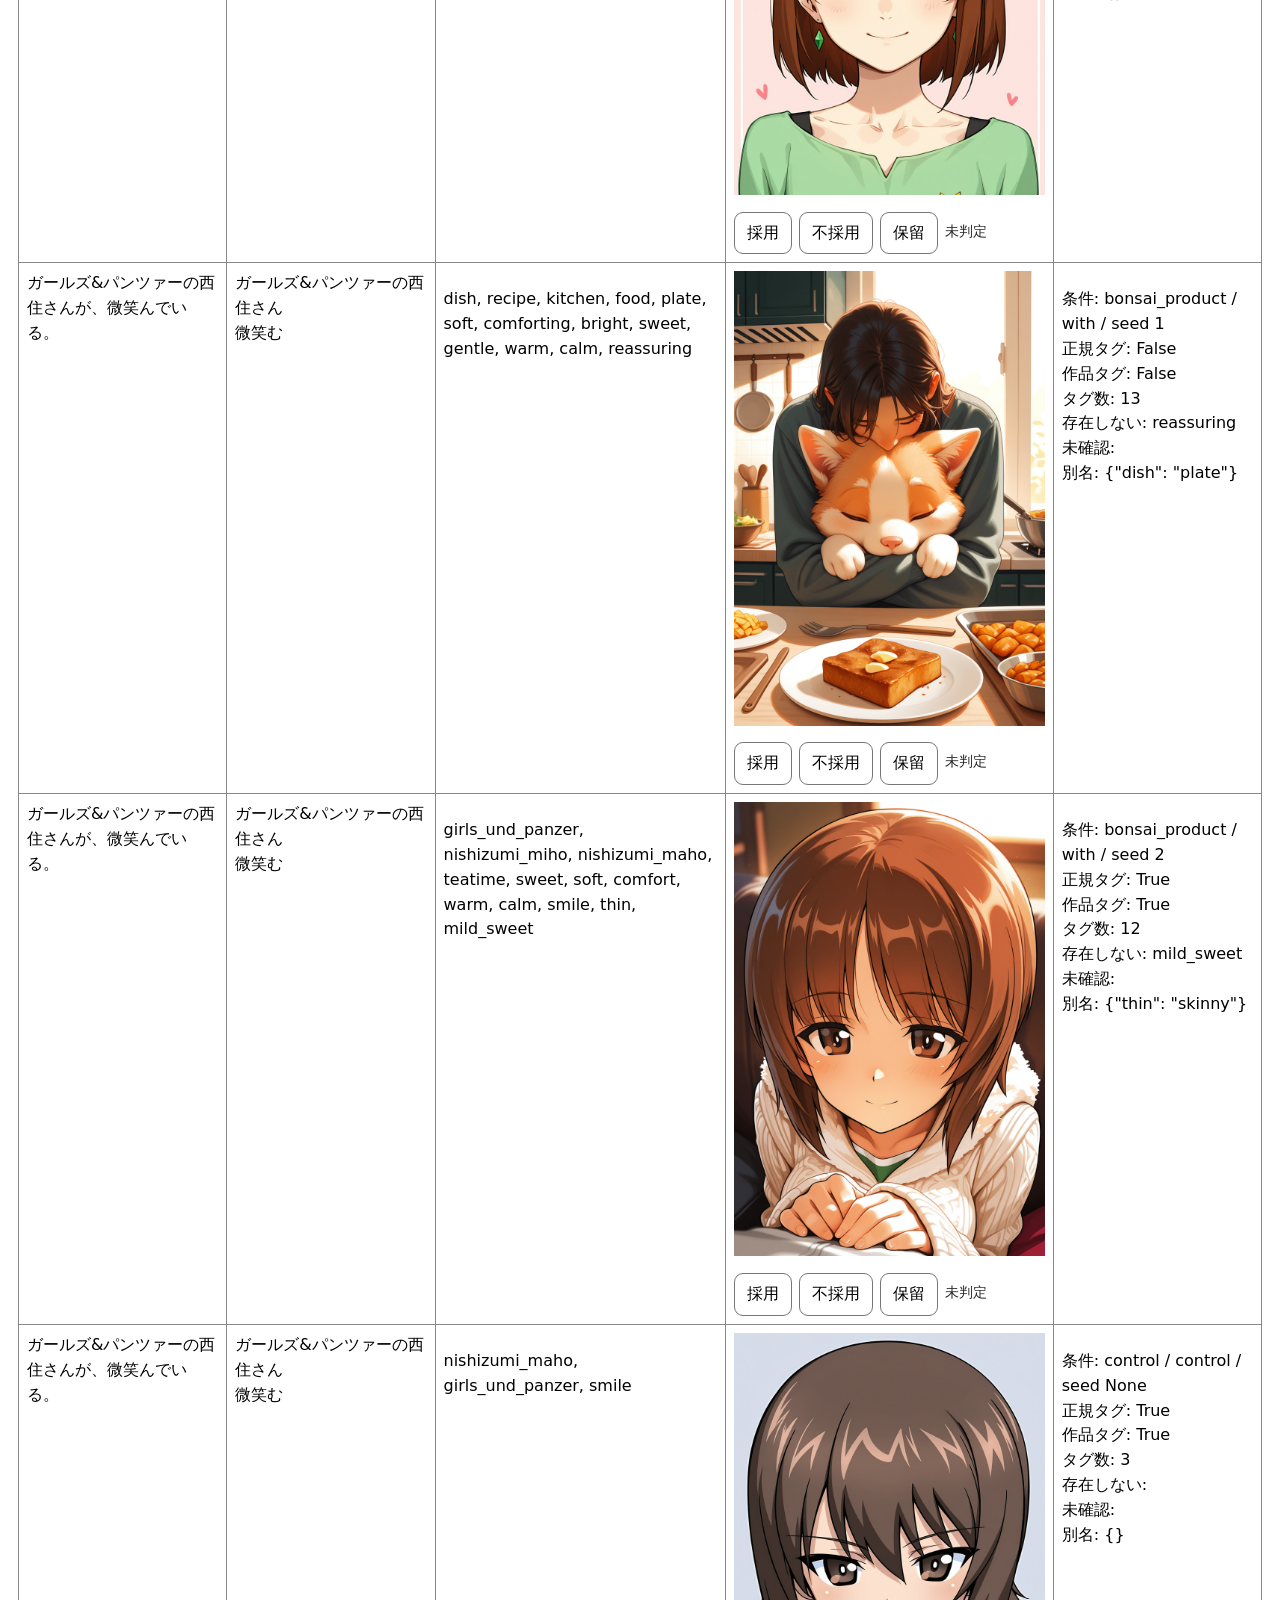
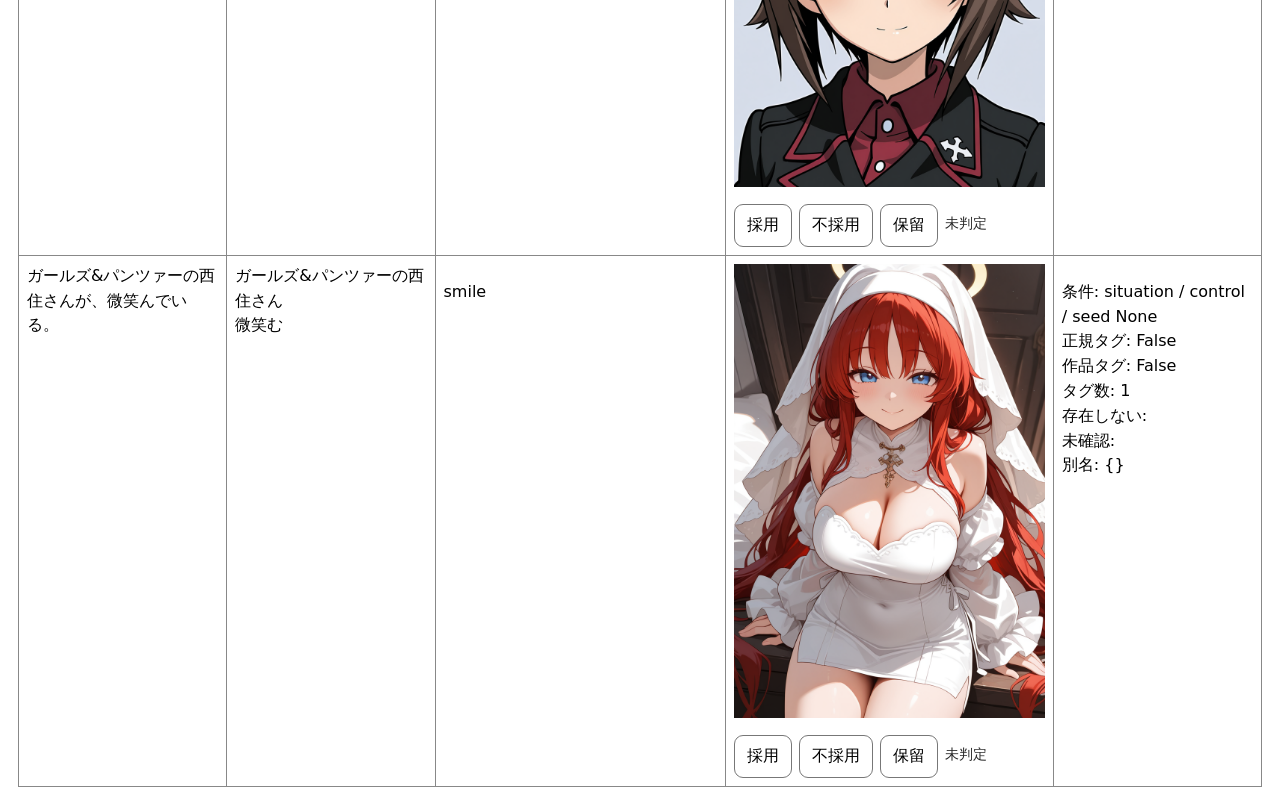
<file: case-5.html>
<!doctype html><html lang="ja"><meta charset="utf-8"><meta name="viewport" content="width=device-width"><title>入力 5</title><style>:root{color-scheme:light dark}body{font:16px system-ui;margin:1rem}table{border-collapse:collapse;table-layout:fixed;width:100%}td,th{border:1px solid #888;vertical-align:top;padding:.5rem;overflow-wrap:anywhere}img{width:100%}pre{white-space:pre-wrap;overflow-wrap:anywhere;font:inherit}.im{width:25%}.tags{width:22%}</style><link rel="stylesheet" href="review.css"><body>
<h1>入力 5</h1><p><a href="index.html">総覧</a>。画像の判断は本人が行います。</p><table><tr><th>元の入力</th><th>描かせたいもの</th><th class="tags">タグ文字列そのまま</th><th class="im">画像</th><th>前提条件の検査</th></tr>
<tr><td>ガールズ&amp;パンツァーの西住さんが、微笑んでいる。</td><td>ガールズ&amp;パンツァーの西住さん<br>微笑む</td><td><pre>nissumi maho, girls und panzer, smile, portrait</pre></td><td><a href="images/c5-candidate-none-s1-image42.png"><img loading="lazy" src="images/c5-candidate-none-s1-image42.png" alt="c5-candidate-none-s1"></a></td><td><pre>条件: candidate / none / seed 1
正規タグ: False
作品タグ: False
タグ数: 4
存在しない: nissumi_maho
未確認: 
別名: {}</pre></td></tr>
<tr><td>ガールズ&amp;パンツァーの西住さんが、微笑んでいる。</td><td>ガールズ&amp;パンツァーの西住さん<br>微笑む</td><td><pre>nishizumi miho, girls und panzer, smile, anime screenshot</pre></td><td><a href="images/c5-candidate-none-s2-image42.png"><img loading="lazy" src="images/c5-candidate-none-s2-image42.png" alt="c5-candidate-none-s2"></a></td><td><pre>条件: candidate / none / seed 2
正規タグ: False
作品タグ: False
タグ数: 4
存在しない: 
未確認: 
別名: {}</pre></td></tr>
<tr><td>ガールズ&amp;パンツァーの西住さんが、微笑んでいる。</td><td>ガールズ&amp;パンツァーの西住さん<br>微笑む</td><td><pre>nishizumi miho, girls und panzer, smile</pre></td><td><a href="images/c5-candidate-with-s1-image42.png"><img loading="lazy" src="images/c5-candidate-with-s1-image42.png" alt="c5-candidate-with-s1"></a></td><td><pre>条件: candidate / with / seed 1
正規タグ: False
作品タグ: False
タグ数: 3
存在しない: 
未確認: 
別名: {}</pre></td></tr>
<tr><td>ガールズ&amp;パンツァーの西住さんが、微笑んでいる。</td><td>ガールズ&amp;パンツァーの西住さん<br>微笑む</td><td><pre>girls und panzer, nishizumi miho, smile</pre></td><td><a href="images/c5-candidate-with-s2-image42.png"><img loading="lazy" src="images/c5-candidate-with-s2-image42.png" alt="c5-candidate-with-s2"></a></td><td><pre>条件: candidate / with / seed 2
正規タグ: False
作品タグ: False
タグ数: 3
存在しない: 
未確認: 
別名: {}</pre></td></tr>
<tr><td>ガールズ&amp;パンツァーの西住さんが、微笑んでいる。</td><td>ガールズ&amp;パンツァーの西住さん<br>微笑む</td><td><pre>character, mood, smile, soft, comfort, sweet, refreshing, sweet, gentle</pre></td><td><a href="images/c5-bonsai_product-none-s1-image42.png"><img loading="lazy" src="images/c5-bonsai_product-none-s1-image42.png" alt="c5-bonsai_product-none-s1"></a></td><td><pre>条件: bonsai_product / none / seed 1
正規タグ: False
作品タグ: False
タグ数: 9
存在しない: 
未確認: 
別名: {}</pre></td></tr>
<tr><td>ガールズ&amp;パンツァーの西住さんが、微笑んでいる。</td><td>ガールズ&amp;パンツァーの西住さん<br>微笑む</td><td><pre>gundam, gundam_chara, anime, anime_chara, smile, gentle, sweet</pre></td><td><a href="images/c5-bonsai_product-none-s2-image42.png"><img loading="lazy" src="images/c5-bonsai_product-none-s2-image42.png" alt="c5-bonsai_product-none-s2"></a></td><td><pre>条件: bonsai_product / none / seed 2
正規タグ: False
作品タグ: False
タグ数: 7
存在しない: gundam_chara, anime_chara
未確認: 
別名: {}</pre></td></tr>
<tr><td>ガールズ&amp;パンツァーの西住さんが、微笑んでいる。</td><td>ガールズ&amp;パンツァーの西住さん<br>微笑む</td><td><pre>dish, recipe, kitchen, food, plate, soft, comforting, bright, sweet, gentle, warm, calm, reassuring</pre></td><td><a href="images/c5-bonsai_product-with-s1-image42.png"><img loading="lazy" src="images/c5-bonsai_product-with-s1-image42.png" alt="c5-bonsai_product-with-s1"></a></td><td><pre>条件: bonsai_product / with / seed 1
正規タグ: False
作品タグ: False
タグ数: 13
存在しない: reassuring
未確認: 
別名: {&quot;dish&quot;: &quot;plate&quot;}</pre></td></tr>
<tr><td>ガールズ&amp;パンツァーの西住さんが、微笑んでいる。</td><td>ガールズ&amp;パンツァーの西住さん<br>微笑む</td><td><pre>girls_und_panzer, nishizumi_miho, nishizumi_maho, teatime, sweet, soft, comfort, warm, calm, smile, thin, mild_sweet</pre></td><td><a href="images/c5-bonsai_product-with-s2-image42.png"><img loading="lazy" src="images/c5-bonsai_product-with-s2-image42.png" alt="c5-bonsai_product-with-s2"></a></td><td><pre>条件: bonsai_product / with / seed 2
正規タグ: True
作品タグ: True
タグ数: 12
存在しない: mild_sweet
未確認: 
別名: {&quot;thin&quot;: &quot;skinny&quot;}</pre></td></tr>
<tr><td>ガールズ&amp;パンツァーの西住さんが、微笑んでいる。</td><td>ガールズ&amp;パンツァーの西住さん<br>微笑む</td><td><pre>nishizumi_maho, girls_und_panzer, smile</pre></td><td><a href="images/c5-control-image42.png"><img loading="lazy" src="images/c5-control-image42.png" alt="c5-control"></a></td><td><pre>条件: control / control / seed None
正規タグ: True
作品タグ: True
タグ数: 3
存在しない: 
未確認: 
別名: {}</pre></td></tr>
<tr><td>ガールズ&amp;パンツァーの西住さんが、微笑んでいる。</td><td>ガールズ&amp;パンツァーの西住さん<br>微笑む</td><td><pre>smile</pre></td><td><a href="images/c5-situation-image42.png"><img loading="lazy" src="images/c5-situation-image42.png" alt="c5-situation"></a></td><td><pre>条件: situation / control / seed None
正規タグ: False
作品タグ: False
タグ数: 1
存在しない: 
未確認: 
別名: {}</pre></td></tr>
</table><script src="review.js"></script></body></html>
</file>
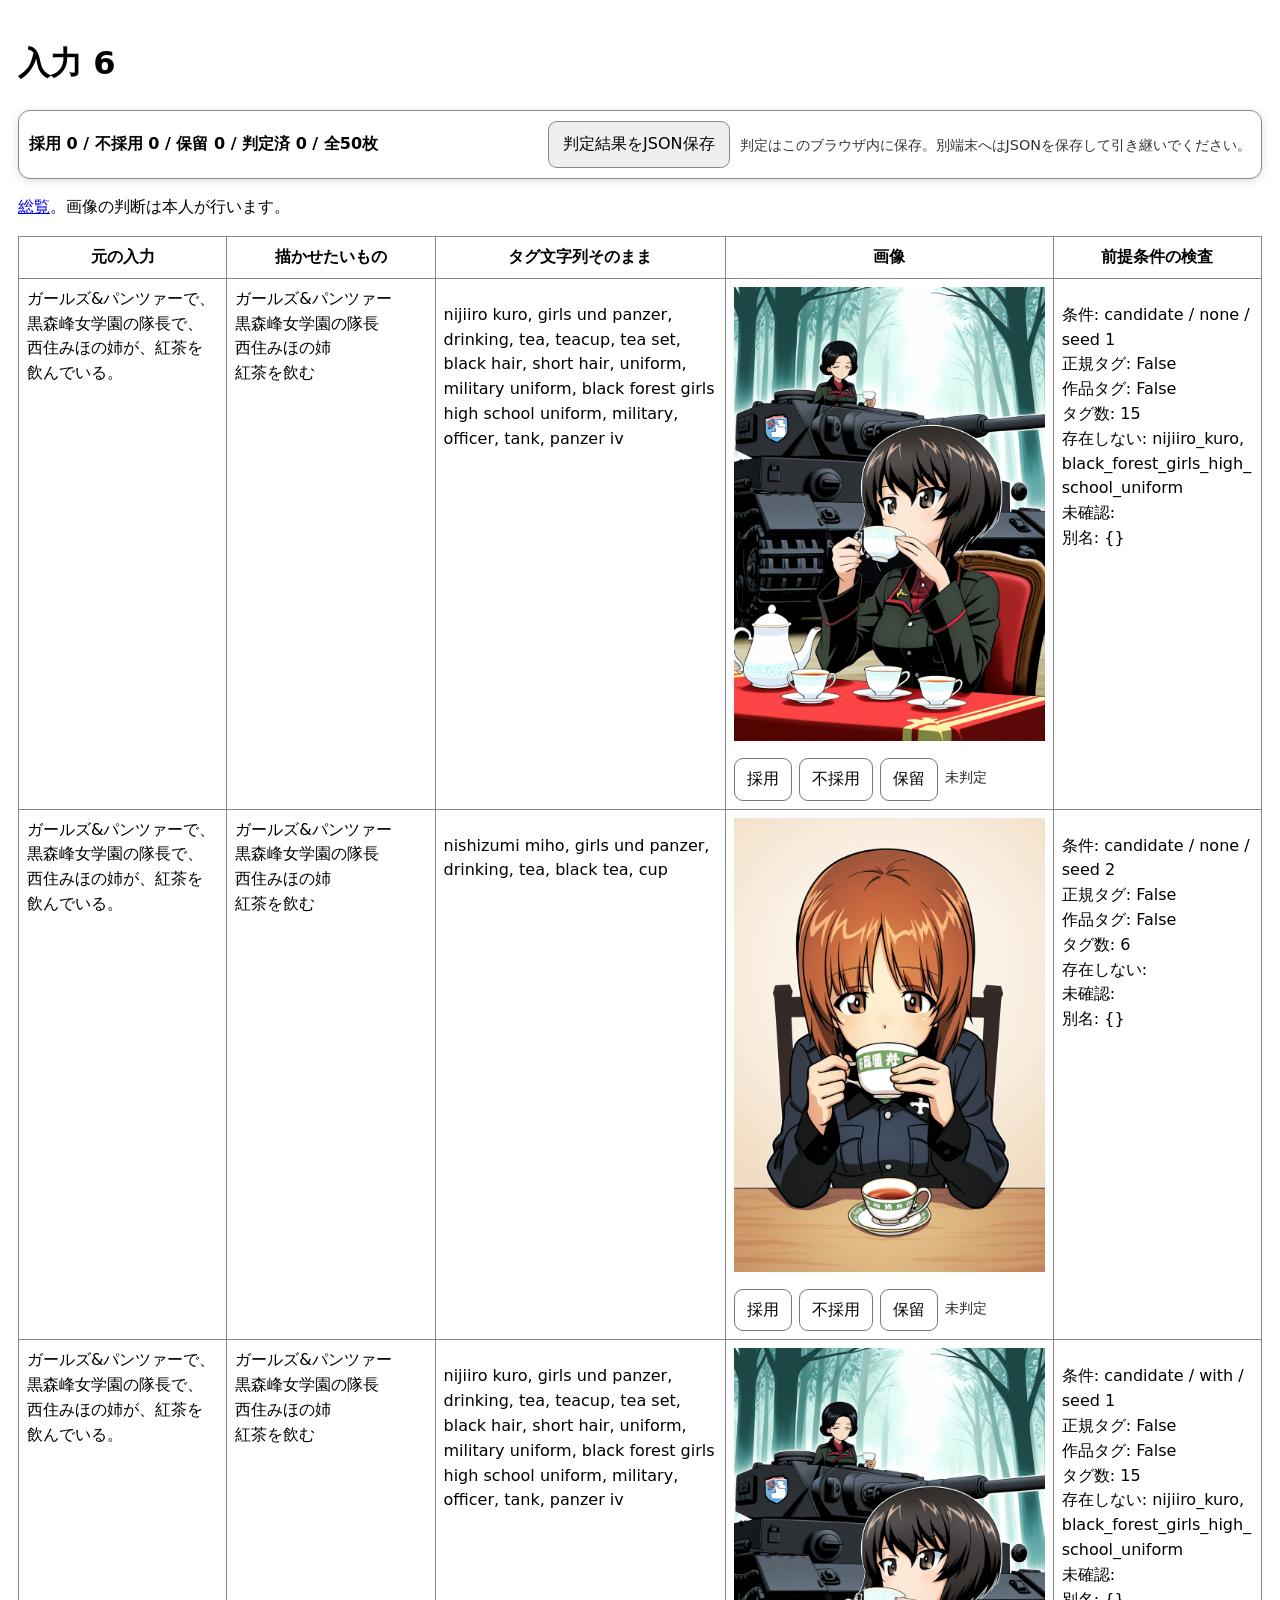
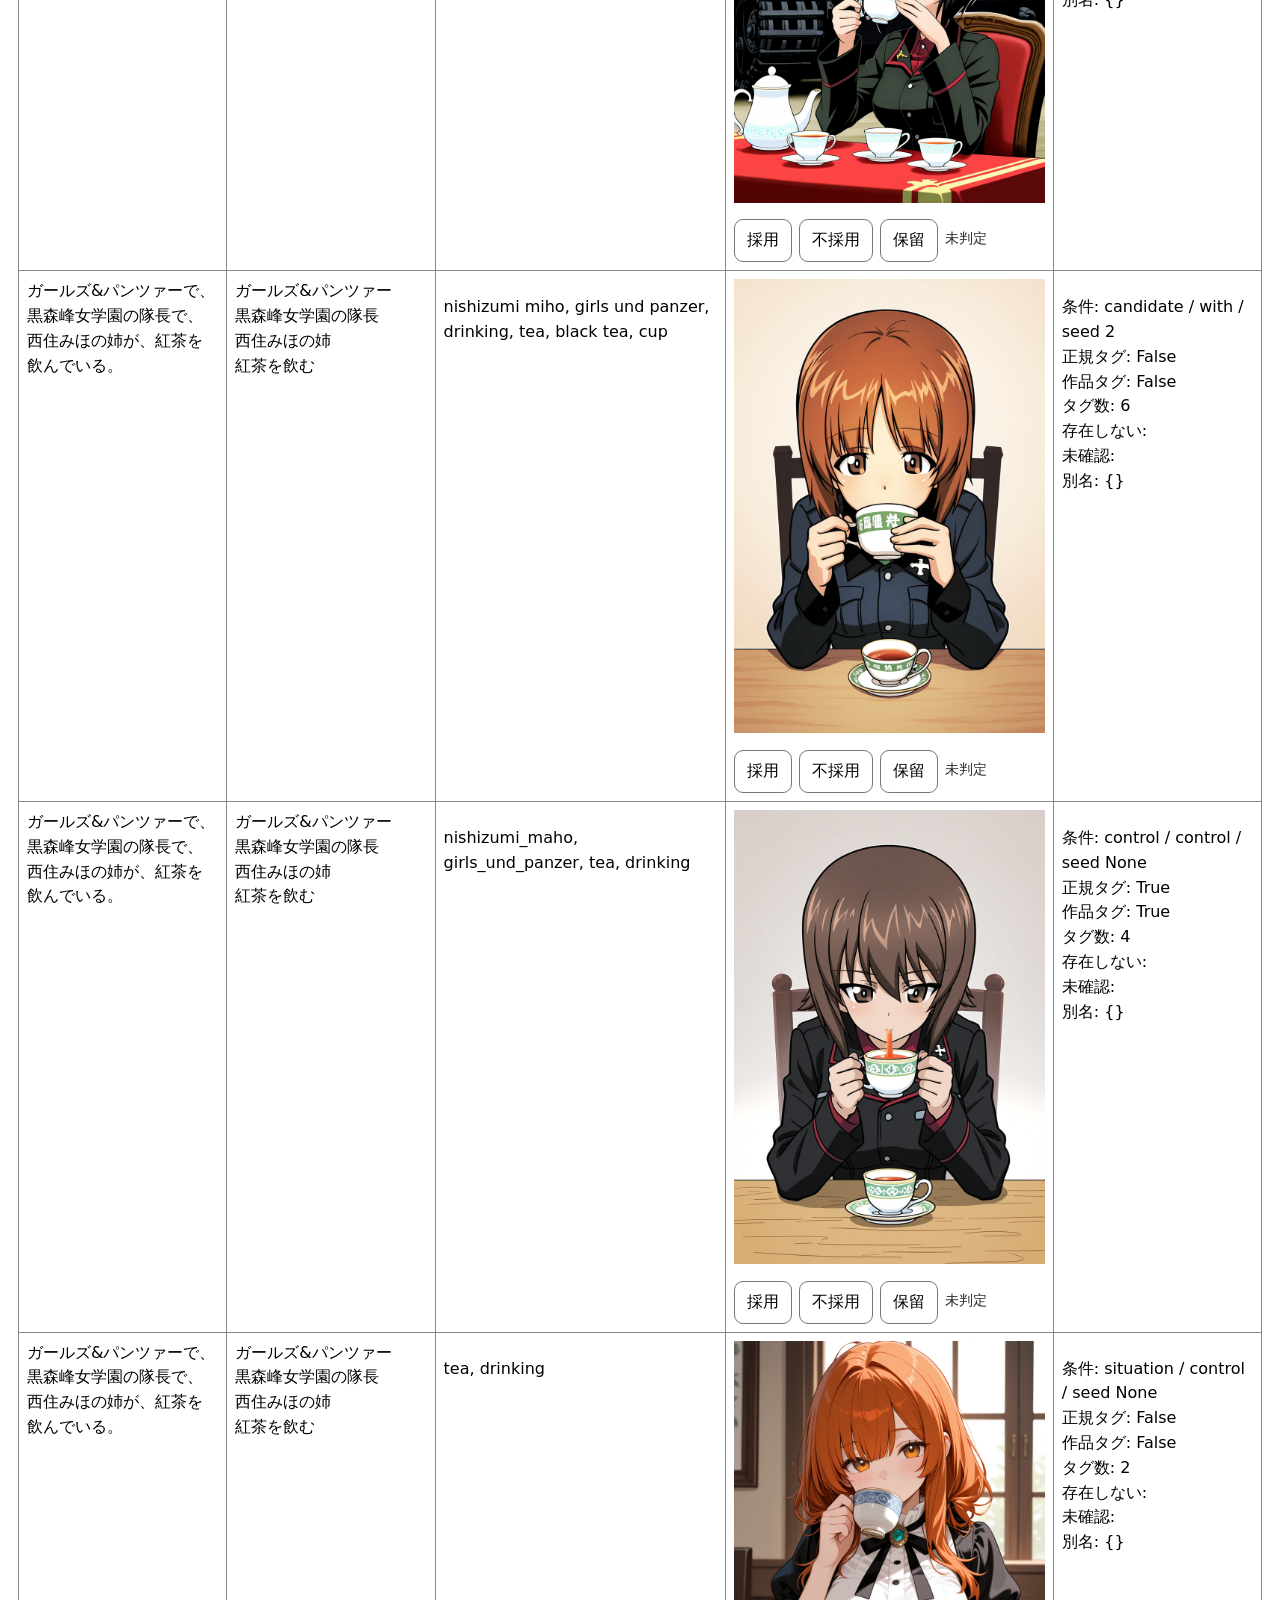
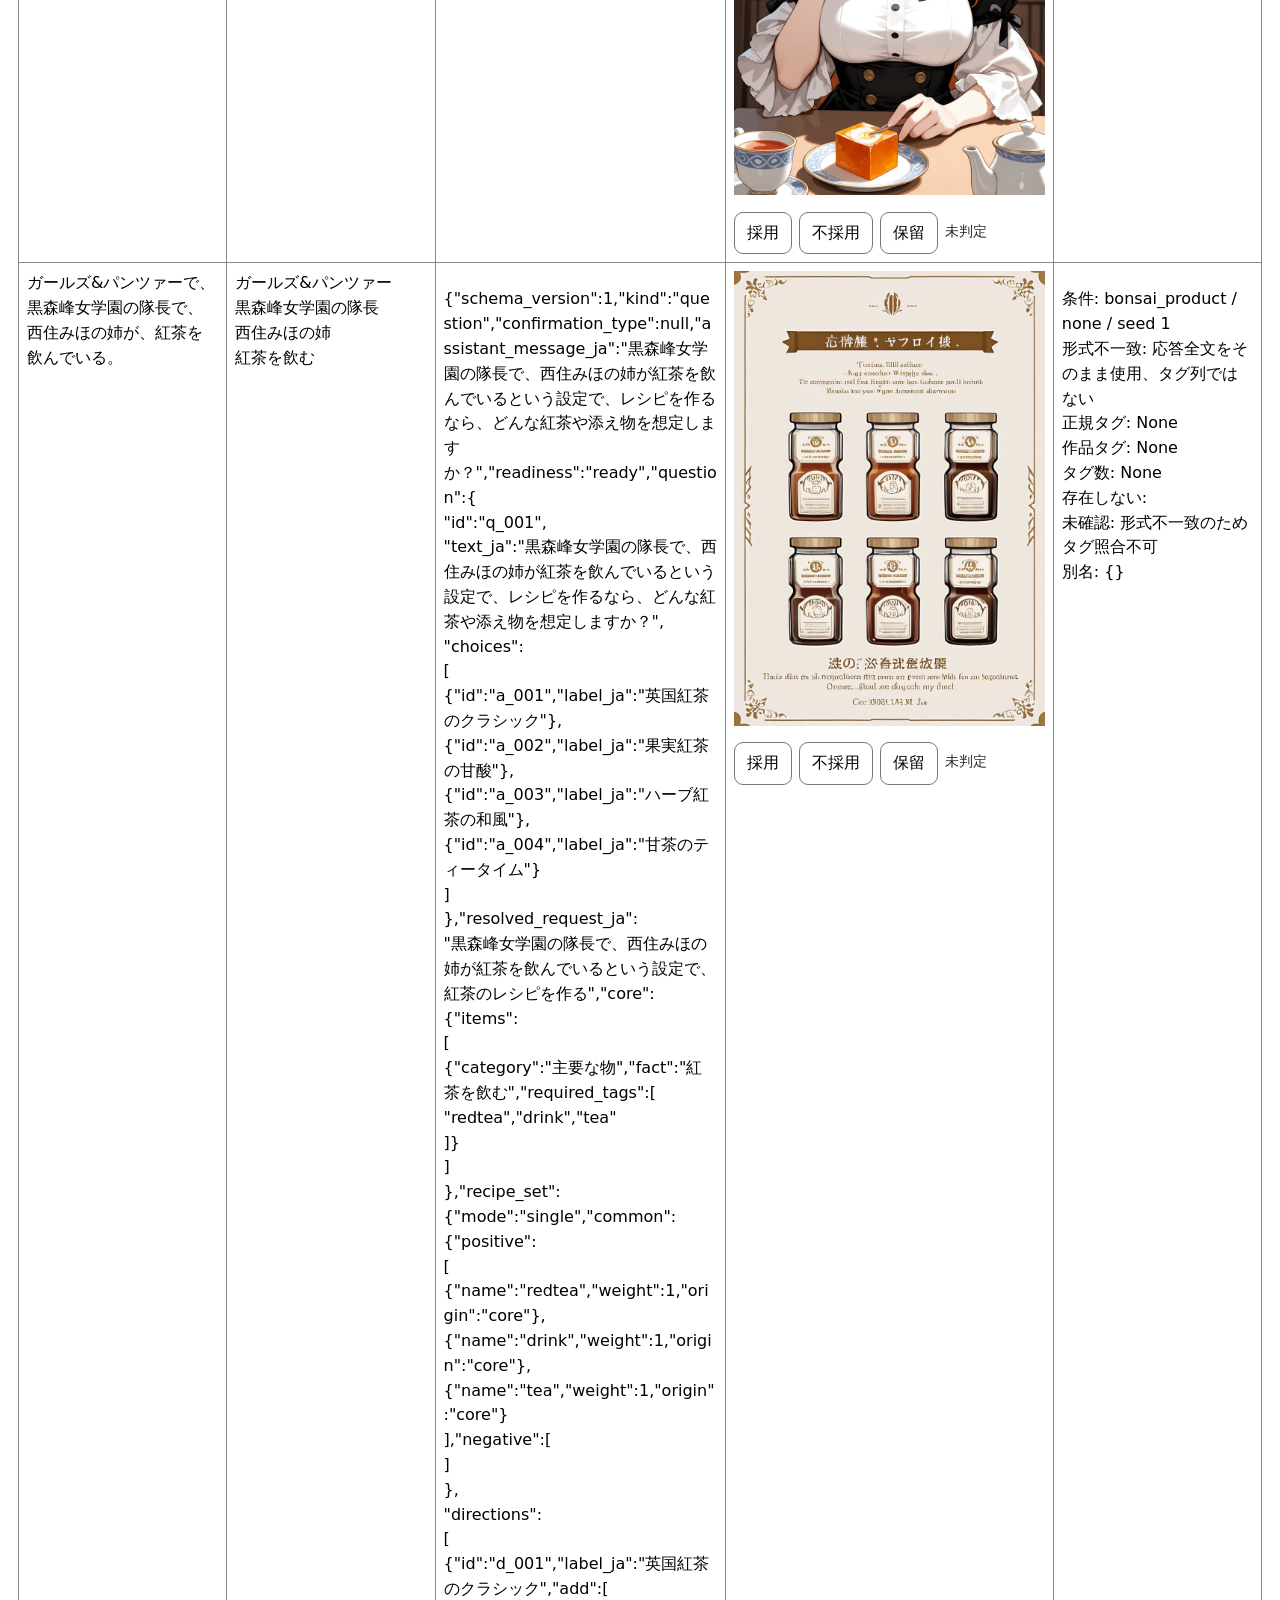
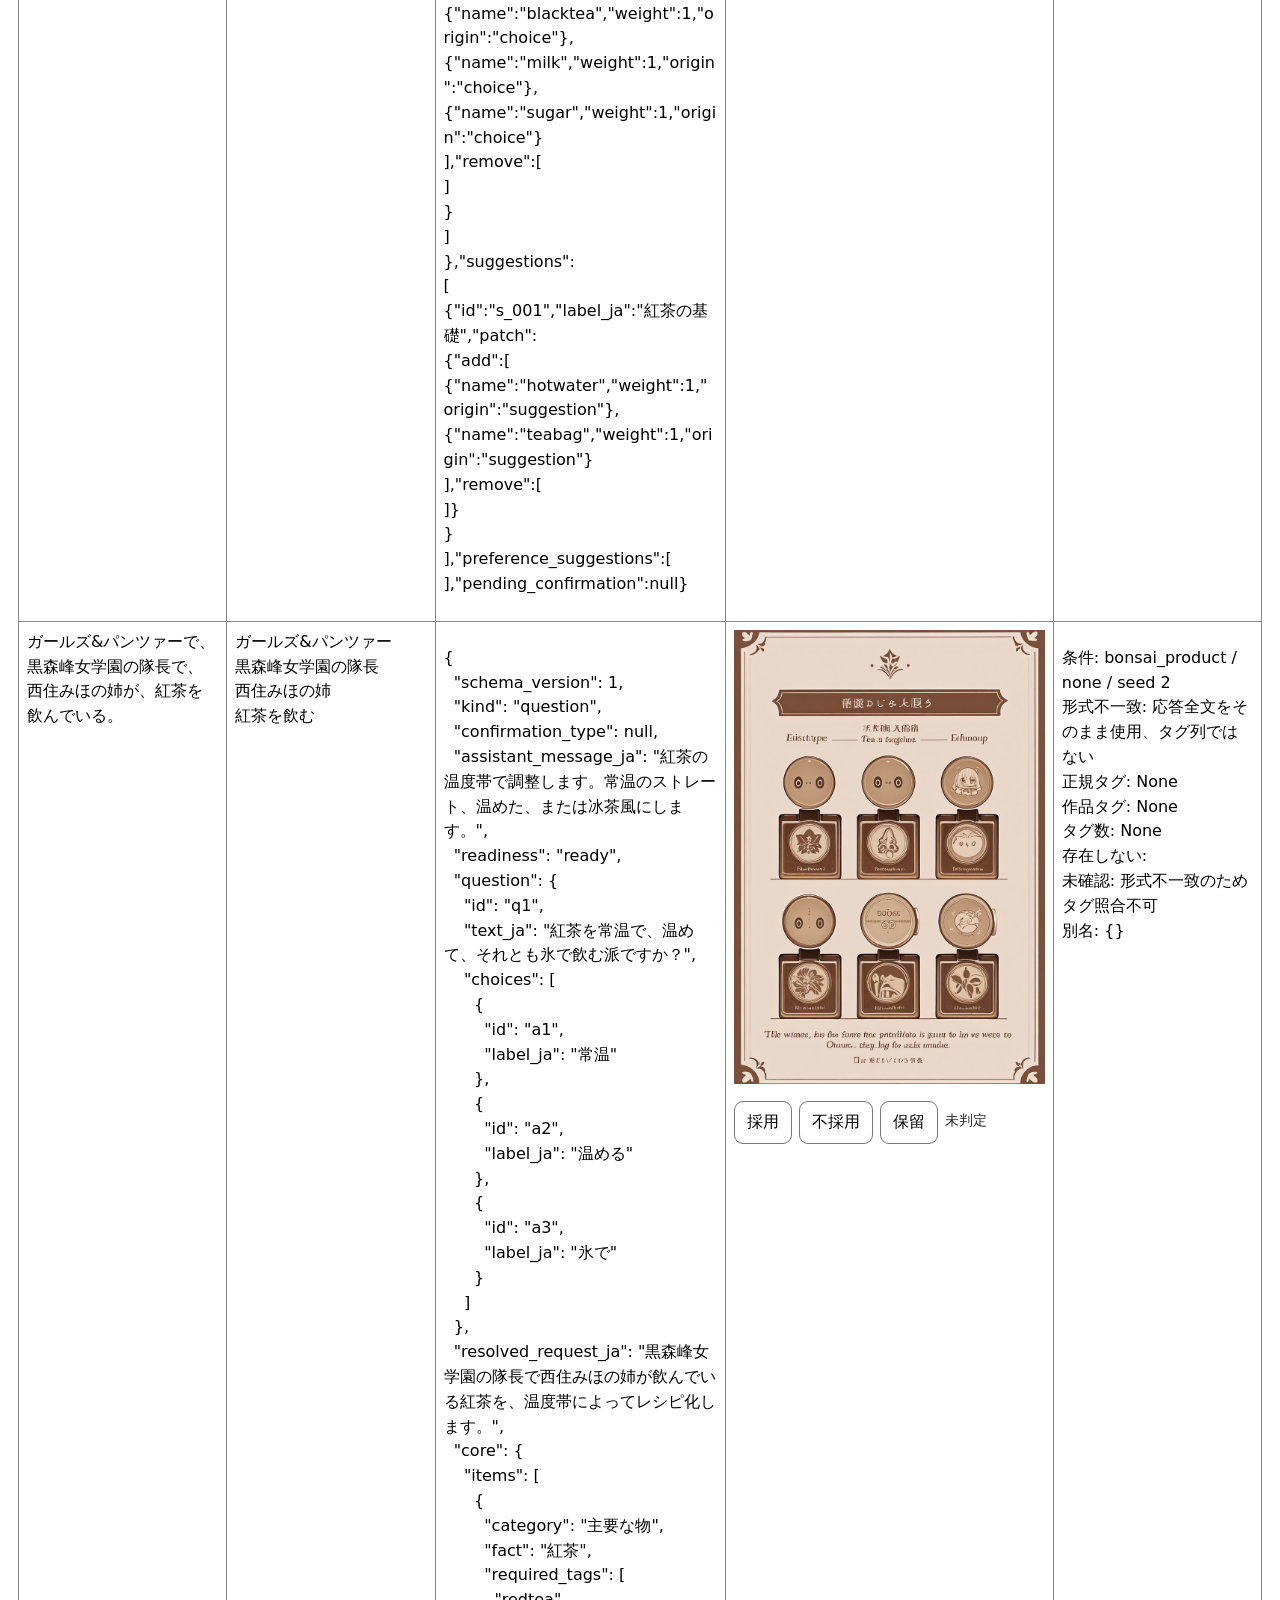
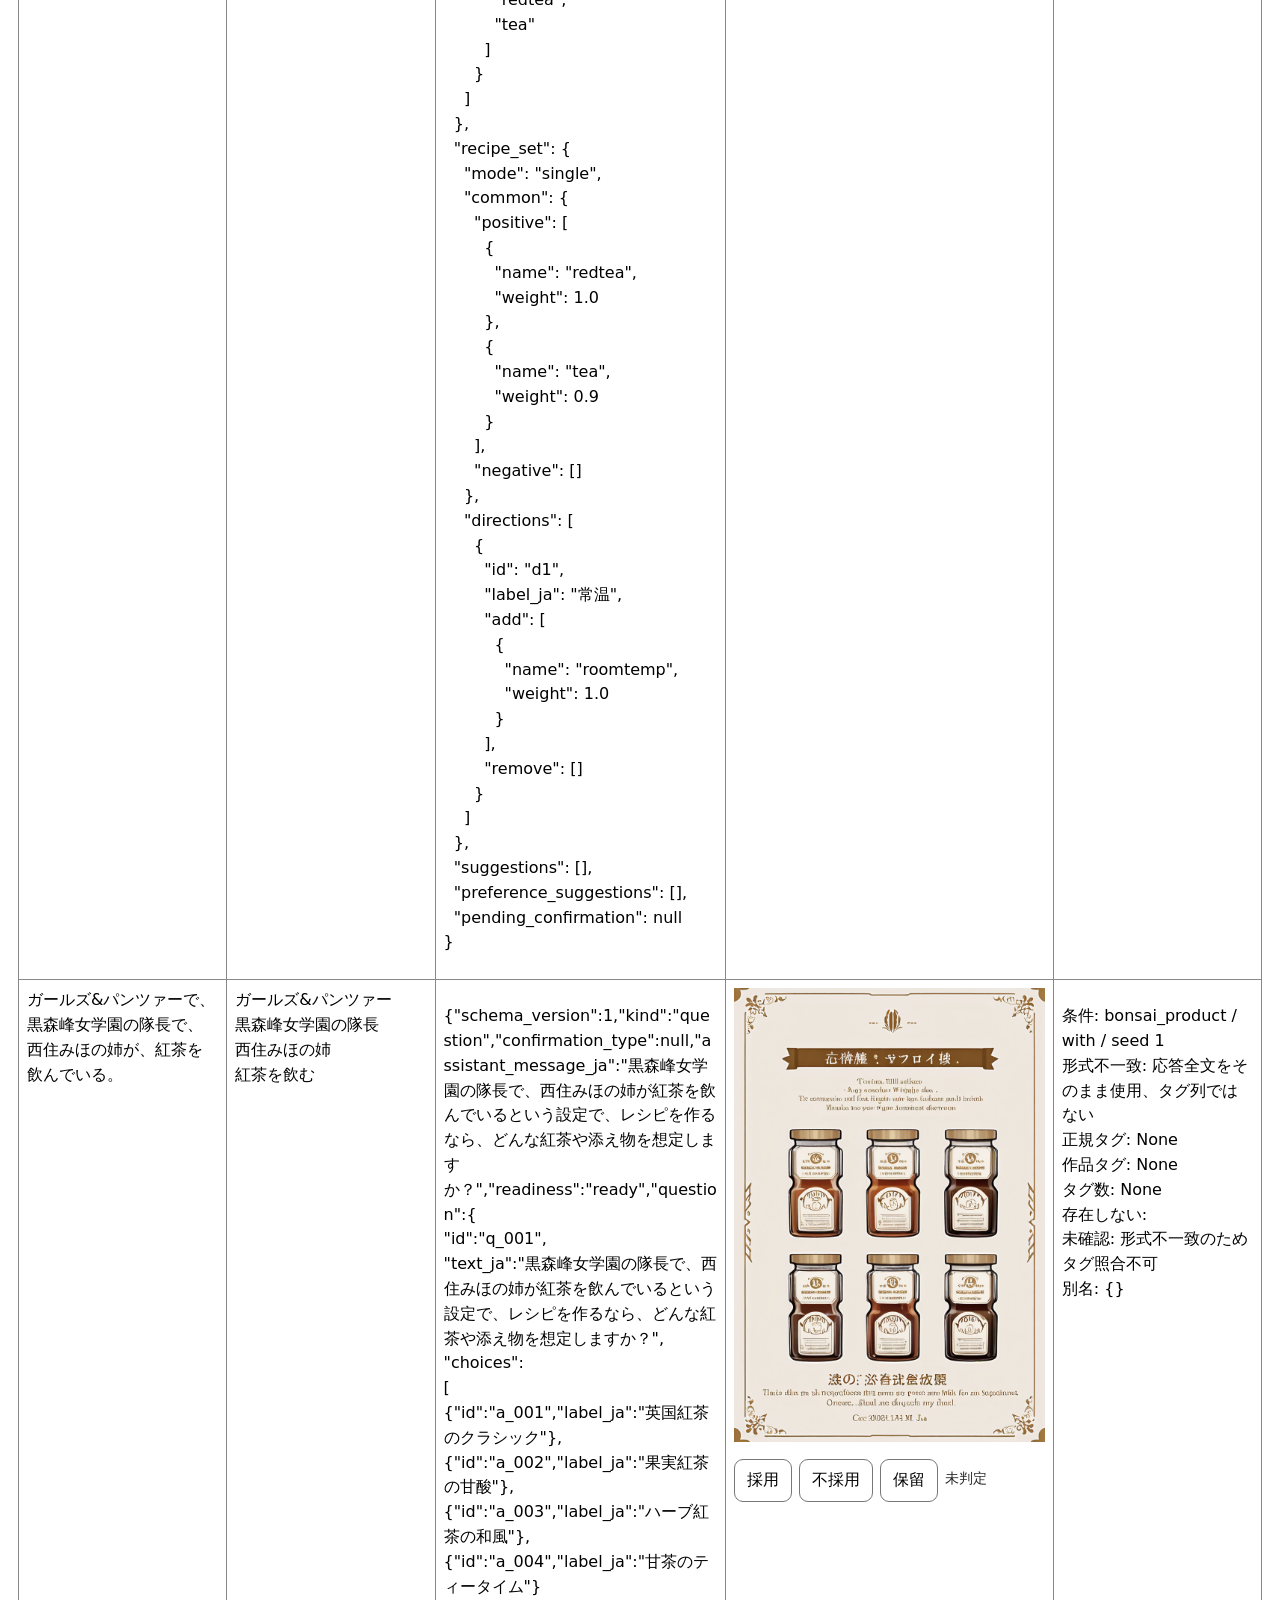
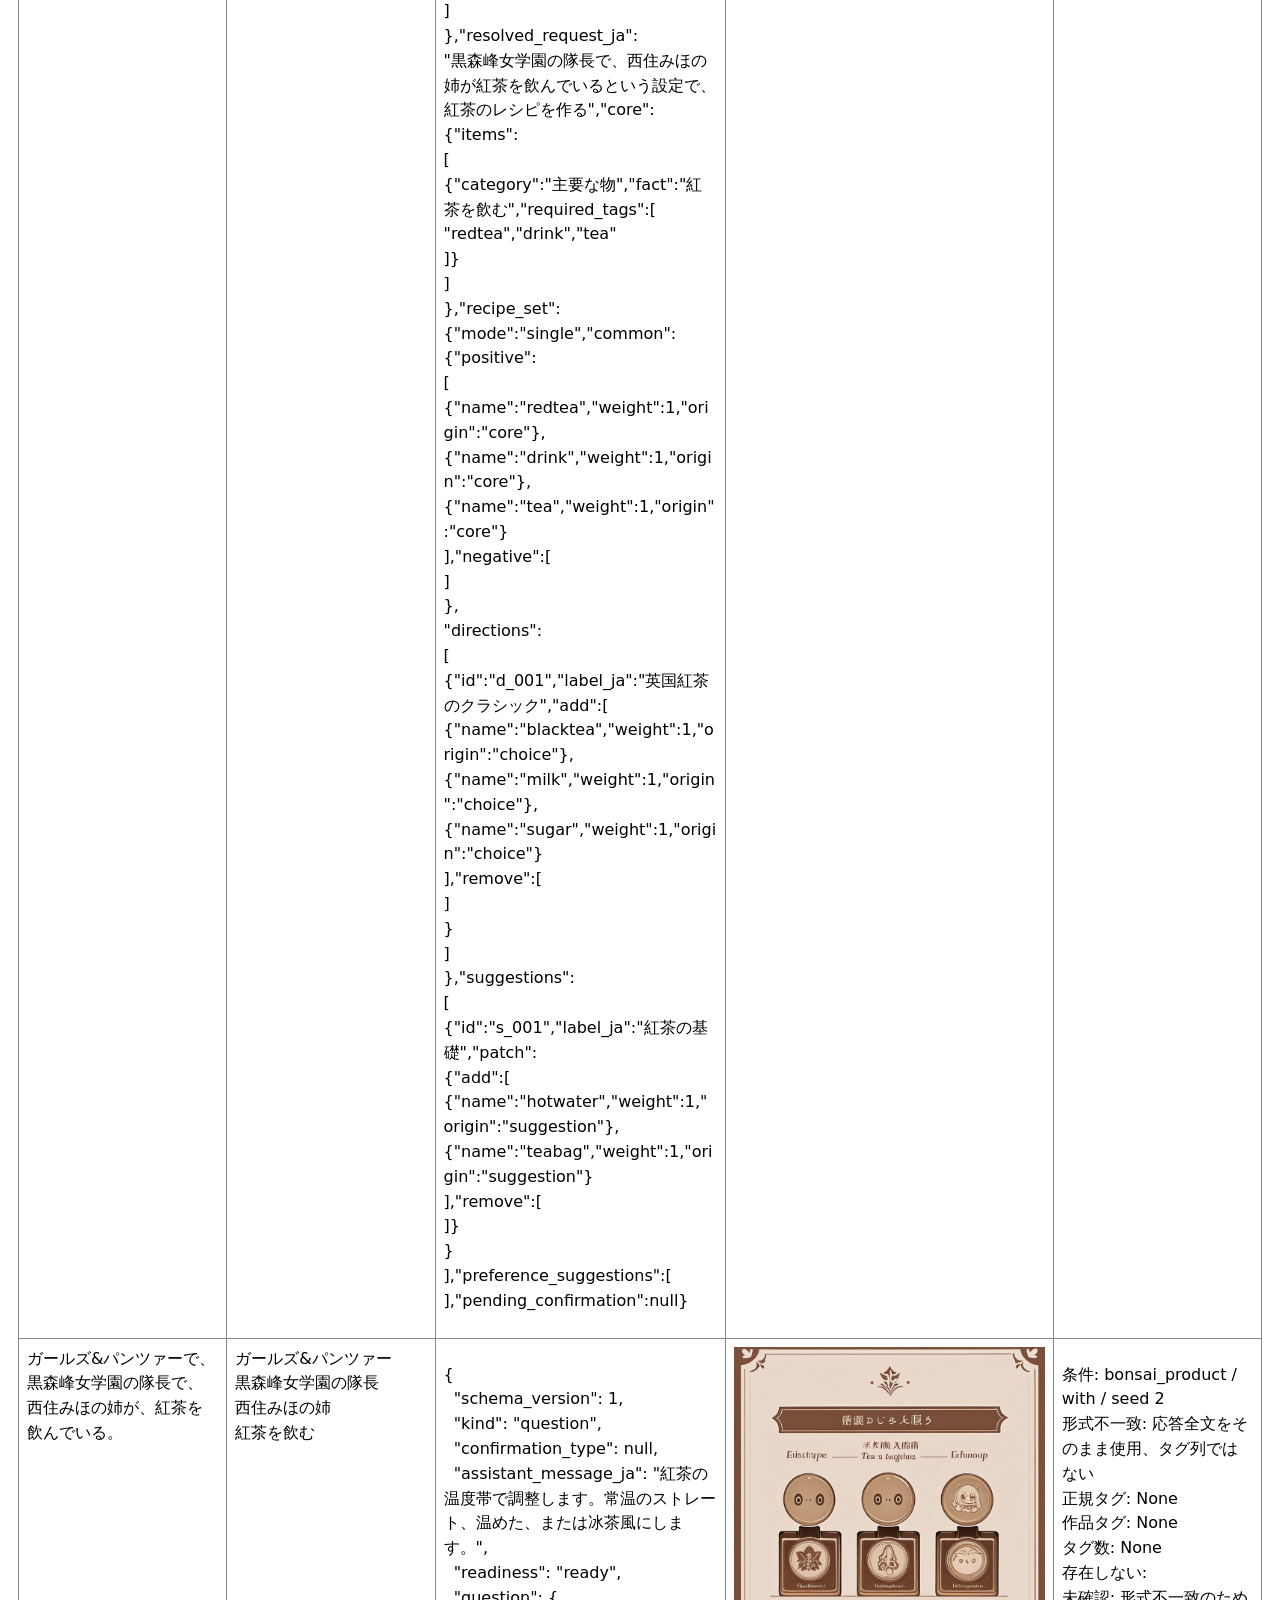
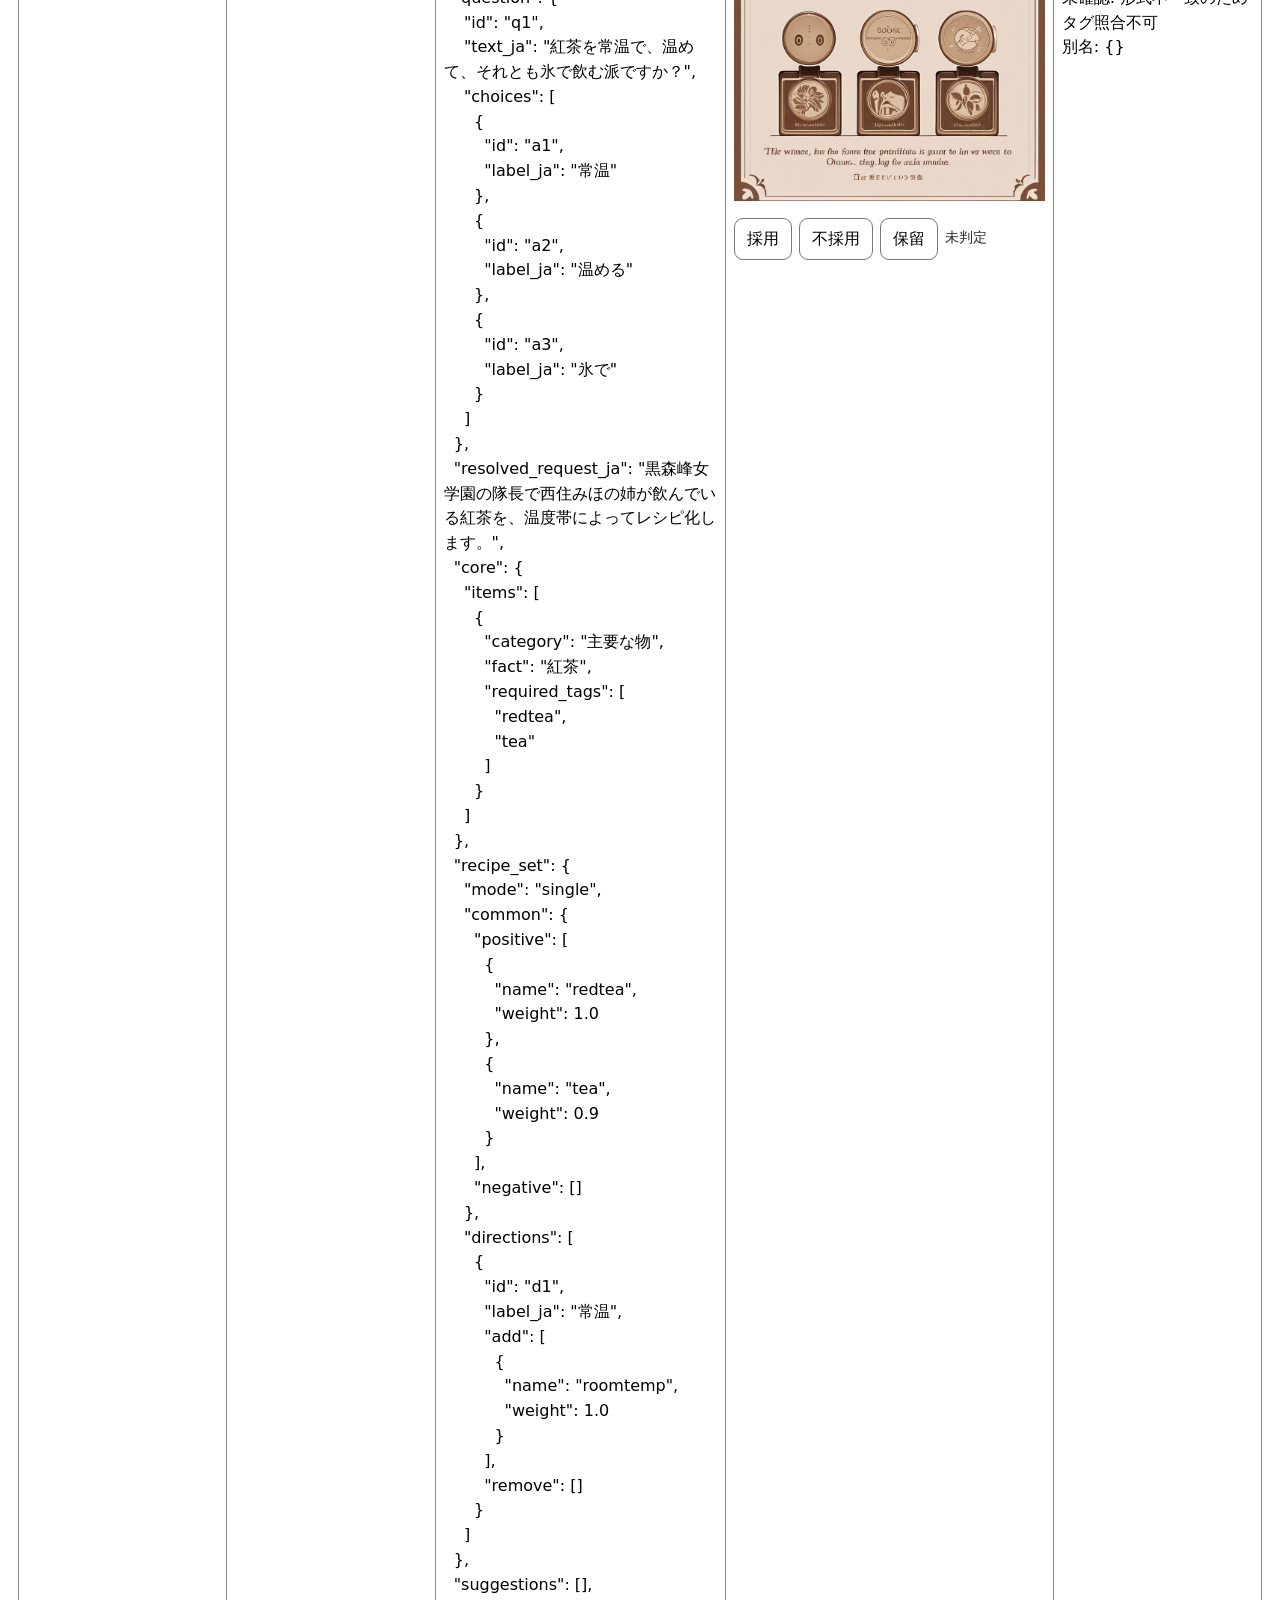
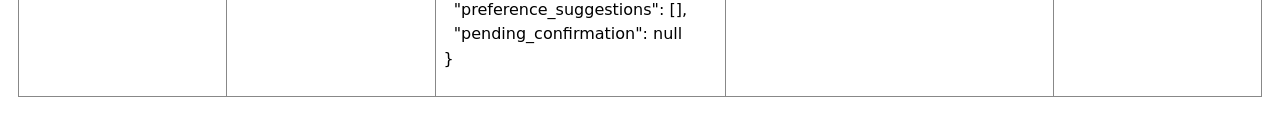
<file: case-6.html>
<!doctype html><html lang="ja"><meta charset="utf-8"><meta name="viewport" content="width=device-width"><title>入力 6</title><style>:root{color-scheme:light dark}body{font:16px system-ui;margin:1rem}table{border-collapse:collapse;table-layout:fixed;width:100%}td,th{border:1px solid #888;vertical-align:top;padding:.5rem;overflow-wrap:anywhere}img{width:100%}pre{white-space:pre-wrap;overflow-wrap:anywhere;font:inherit}.im{width:25%}.tags{width:22%}</style><link rel="stylesheet" href="review.css"><body>
<h1>入力 6</h1><p><a href="index.html">総覧</a>。画像の判断は本人が行います。</p><table><tr><th>元の入力</th><th>描かせたいもの</th><th class="tags">タグ文字列そのまま</th><th class="im">画像</th><th>前提条件の検査</th></tr>
<tr><td>ガールズ&amp;パンツァーで、黒森峰女学園の隊長で、西住みほの姉が、紅茶を飲んでいる。</td><td>ガールズ&amp;パンツァー<br>黒森峰女学園の隊長<br>西住みほの姉<br>紅茶を飲む</td><td><pre>nijiiro kuro, girls und panzer, drinking, tea, teacup, tea set, black hair, short hair, uniform, military uniform, black forest girls high school uniform, military, officer, tank, panzer iv</pre></td><td><a href="images/c6-candidate-none-s1-image42.png"><img loading="lazy" src="images/c6-candidate-none-s1-image42.png" alt="c6-candidate-none-s1"></a></td><td><pre>条件: candidate / none / seed 1
正規タグ: False
作品タグ: False
タグ数: 15
存在しない: nijiiro_kuro, black_forest_girls_high_school_uniform
未確認: 
別名: {}</pre></td></tr>
<tr><td>ガールズ&amp;パンツァーで、黒森峰女学園の隊長で、西住みほの姉が、紅茶を飲んでいる。</td><td>ガールズ&amp;パンツァー<br>黒森峰女学園の隊長<br>西住みほの姉<br>紅茶を飲む</td><td><pre>nishizumi miho, girls und panzer, drinking, tea, black tea, cup</pre></td><td><a href="images/c6-candidate-none-s2-image42.png"><img loading="lazy" src="images/c6-candidate-none-s2-image42.png" alt="c6-candidate-none-s2"></a></td><td><pre>条件: candidate / none / seed 2
正規タグ: False
作品タグ: False
タグ数: 6
存在しない: 
未確認: 
別名: {}</pre></td></tr>
<tr><td>ガールズ&amp;パンツァーで、黒森峰女学園の隊長で、西住みほの姉が、紅茶を飲んでいる。</td><td>ガールズ&amp;パンツァー<br>黒森峰女学園の隊長<br>西住みほの姉<br>紅茶を飲む</td><td><pre>nijiiro kuro, girls und panzer, drinking, tea, teacup, tea set, black hair, short hair, uniform, military uniform, black forest girls high school uniform, military, officer, tank, panzer iv</pre></td><td><a href="images/c6-candidate-with-s1-image42.png"><img loading="lazy" src="images/c6-candidate-with-s1-image42.png" alt="c6-candidate-with-s1"></a></td><td><pre>条件: candidate / with / seed 1
正規タグ: False
作品タグ: False
タグ数: 15
存在しない: nijiiro_kuro, black_forest_girls_high_school_uniform
未確認: 
別名: {}</pre></td></tr>
<tr><td>ガールズ&amp;パンツァーで、黒森峰女学園の隊長で、西住みほの姉が、紅茶を飲んでいる。</td><td>ガールズ&amp;パンツァー<br>黒森峰女学園の隊長<br>西住みほの姉<br>紅茶を飲む</td><td><pre>nishizumi miho, girls und panzer, drinking, tea, black tea, cup</pre></td><td><a href="images/c6-candidate-with-s2-image42.png"><img loading="lazy" src="images/c6-candidate-with-s2-image42.png" alt="c6-candidate-with-s2"></a></td><td><pre>条件: candidate / with / seed 2
正規タグ: False
作品タグ: False
タグ数: 6
存在しない: 
未確認: 
別名: {}</pre></td></tr>
<tr><td>ガールズ&amp;パンツァーで、黒森峰女学園の隊長で、西住みほの姉が、紅茶を飲んでいる。</td><td>ガールズ&amp;パンツァー<br>黒森峰女学園の隊長<br>西住みほの姉<br>紅茶を飲む</td><td><pre>nishizumi_maho, girls_und_panzer, tea, drinking</pre></td><td><a href="images/c6-control-image42.png"><img loading="lazy" src="images/c6-control-image42.png" alt="c6-control"></a></td><td><pre>条件: control / control / seed None
正規タグ: True
作品タグ: True
タグ数: 4
存在しない: 
未確認: 
別名: {}</pre></td></tr>
<tr><td>ガールズ&amp;パンツァーで、黒森峰女学園の隊長で、西住みほの姉が、紅茶を飲んでいる。</td><td>ガールズ&amp;パンツァー<br>黒森峰女学園の隊長<br>西住みほの姉<br>紅茶を飲む</td><td><pre>tea, drinking</pre></td><td><a href="images/c6-situation-image42.png"><img loading="lazy" src="images/c6-situation-image42.png" alt="c6-situation"></a></td><td><pre>条件: situation / control / seed None
正規タグ: False
作品タグ: False
タグ数: 2
存在しない: 
未確認: 
別名: {}</pre></td></tr>
<tr><td>ガールズ&amp;パンツァーで、黒森峰女学園の隊長で、西住みほの姉が、紅茶を飲んでいる。</td><td>ガールズ&amp;パンツァー<br>黒森峰女学園の隊長<br>西住みほの姉<br>紅茶を飲む</td><td><pre>{&quot;schema_version&quot;:1,&quot;kind&quot;:&quot;question&quot;,&quot;confirmation_type&quot;:null,&quot;assistant_message_ja&quot;:&quot;黒森峰女学園の隊長で、西住みほの姉が紅茶を飲んでいるという設定で、レシピを作るなら、どんな紅茶や添え物を想定しますか？&quot;,&quot;readiness&quot;:&quot;ready&quot;,&quot;question&quot;:{
&quot;id&quot;:&quot;q_001&quot;,
&quot;text_ja&quot;:&quot;黒森峰女学園の隊長で、西住みほの姉が紅茶を飲んでいるという設定で、レシピを作るなら、どんな紅茶や添え物を想定しますか？&quot;,
&quot;choices&quot;:
[
{&quot;id&quot;:&quot;a_001&quot;,&quot;label_ja&quot;:&quot;英国紅茶のクラシック&quot;},
{&quot;id&quot;:&quot;a_002&quot;,&quot;label_ja&quot;:&quot;果実紅茶の甘酸&quot;},
{&quot;id&quot;:&quot;a_003&quot;,&quot;label_ja&quot;:&quot;ハーブ紅茶の和風&quot;},
{&quot;id&quot;:&quot;a_004&quot;,&quot;label_ja&quot;:&quot;甘茶のティータイム&quot;}
]
},&quot;resolved_request_ja&quot;:
&quot;黒森峰女学園の隊長で、西住みほの姉が紅茶を飲んでいるという設定で、紅茶のレシピを作る&quot;,&quot;core&quot;:
{&quot;items&quot;:
[
{&quot;category&quot;:&quot;主要な物&quot;,&quot;fact&quot;:&quot;紅茶を飲む&quot;,&quot;required_tags&quot;:[
&quot;redtea&quot;,&quot;drink&quot;,&quot;tea&quot;
]}
]
},&quot;recipe_set&quot;:
{&quot;mode&quot;:&quot;single&quot;,&quot;common&quot;:
{&quot;positive&quot;:
[
{&quot;name&quot;:&quot;redtea&quot;,&quot;weight&quot;:1,&quot;origin&quot;:&quot;core&quot;},
{&quot;name&quot;:&quot;drink&quot;,&quot;weight&quot;:1,&quot;origin&quot;:&quot;core&quot;},
{&quot;name&quot;:&quot;tea&quot;,&quot;weight&quot;:1,&quot;origin&quot;:&quot;core&quot;}
],&quot;negative&quot;:[
]
},
&quot;directions&quot;:
[
{&quot;id&quot;:&quot;d_001&quot;,&quot;label_ja&quot;:&quot;英国紅茶のクラシック&quot;,&quot;add&quot;:[
{&quot;name&quot;:&quot;blacktea&quot;,&quot;weight&quot;:1,&quot;origin&quot;:&quot;choice&quot;},
{&quot;name&quot;:&quot;milk&quot;,&quot;weight&quot;:1,&quot;origin&quot;:&quot;choice&quot;},
{&quot;name&quot;:&quot;sugar&quot;,&quot;weight&quot;:1,&quot;origin&quot;:&quot;choice&quot;}
],&quot;remove&quot;:[
]
}
]
},&quot;suggestions&quot;:
[
{&quot;id&quot;:&quot;s_001&quot;,&quot;label_ja&quot;:&quot;紅茶の基礎&quot;,&quot;patch&quot;:
{&quot;add&quot;:[
{&quot;name&quot;:&quot;hotwater&quot;,&quot;weight&quot;:1,&quot;origin&quot;:&quot;suggestion&quot;},
{&quot;name&quot;:&quot;teabag&quot;,&quot;weight&quot;:1,&quot;origin&quot;:&quot;suggestion&quot;}
],&quot;remove&quot;:[
]}
}
],&quot;preference_suggestions&quot;:[
],&quot;pending_confirmation&quot;:null}</pre></td><td><a href="images/c6-bonsai_product-none-s1-raw-image42.png"><img loading="lazy" src="images/c6-bonsai_product-none-s1-raw-image42.png" alt="c6-bonsai_product-none-s1-raw"></a></td><td><pre>条件: bonsai_product / none / seed 1
形式不一致: 応答全文をそのまま使用、タグ列ではない
正規タグ: None
作品タグ: None
タグ数: None
存在しない: 
未確認: 形式不一致のためタグ照合不可
別名: {}</pre></td></tr>
<tr><td>ガールズ&amp;パンツァーで、黒森峰女学園の隊長で、西住みほの姉が、紅茶を飲んでいる。</td><td>ガールズ&amp;パンツァー<br>黒森峰女学園の隊長<br>西住みほの姉<br>紅茶を飲む</td><td><pre>{
  &quot;schema_version&quot;: 1,
  &quot;kind&quot;: &quot;question&quot;,
  &quot;confirmation_type&quot;: null,
  &quot;assistant_message_ja&quot;: &quot;紅茶の温度帯で調整します。常温のストレート、温めた、または冰茶風にします。&quot;,
  &quot;readiness&quot;: &quot;ready&quot;,
  &quot;question&quot;: {
    &quot;id&quot;: &quot;q1&quot;,
    &quot;text_ja&quot;: &quot;紅茶を常温で、温めて、それとも氷で飲む派ですか？&quot;,
    &quot;choices&quot;: [
      {
        &quot;id&quot;: &quot;a1&quot;,
        &quot;label_ja&quot;: &quot;常温&quot;
      },
      {
        &quot;id&quot;: &quot;a2&quot;,
        &quot;label_ja&quot;: &quot;温める&quot;
      },
      {
        &quot;id&quot;: &quot;a3&quot;,
        &quot;label_ja&quot;: &quot;氷で&quot;
      }
    ]
  },
  &quot;resolved_request_ja&quot;: &quot;黒森峰女学園の隊長で西住みほの姉が飲んでいる紅茶を、温度帯によってレシピ化します。&quot;,
  &quot;core&quot;: {
    &quot;items&quot;: [
      {
        &quot;category&quot;: &quot;主要な物&quot;,
        &quot;fact&quot;: &quot;紅茶&quot;,
        &quot;required_tags&quot;: [
          &quot;redtea&quot;,
          &quot;tea&quot;
        ]
      }
    ]
  },
  &quot;recipe_set&quot;: {
    &quot;mode&quot;: &quot;single&quot;,
    &quot;common&quot;: {
      &quot;positive&quot;: [
        {
          &quot;name&quot;: &quot;redtea&quot;,
          &quot;weight&quot;: 1.0
        },
        {
          &quot;name&quot;: &quot;tea&quot;,
          &quot;weight&quot;: 0.9
        }
      ],
      &quot;negative&quot;: []
    },
    &quot;directions&quot;: [
      {
        &quot;id&quot;: &quot;d1&quot;,
        &quot;label_ja&quot;: &quot;常温&quot;,
        &quot;add&quot;: [
          {
            &quot;name&quot;: &quot;roomtemp&quot;,
            &quot;weight&quot;: 1.0
          }
        ],
        &quot;remove&quot;: []
      }
    ]
  },
  &quot;suggestions&quot;: [],
  &quot;preference_suggestions&quot;: [],
  &quot;pending_confirmation&quot;: null
}</pre></td><td><a href="images/c6-bonsai_product-none-s2-raw-image42.png"><img loading="lazy" src="images/c6-bonsai_product-none-s2-raw-image42.png" alt="c6-bonsai_product-none-s2-raw"></a></td><td><pre>条件: bonsai_product / none / seed 2
形式不一致: 応答全文をそのまま使用、タグ列ではない
正規タグ: None
作品タグ: None
タグ数: None
存在しない: 
未確認: 形式不一致のためタグ照合不可
別名: {}</pre></td></tr>
<tr><td>ガールズ&amp;パンツァーで、黒森峰女学園の隊長で、西住みほの姉が、紅茶を飲んでいる。</td><td>ガールズ&amp;パンツァー<br>黒森峰女学園の隊長<br>西住みほの姉<br>紅茶を飲む</td><td><pre>{&quot;schema_version&quot;:1,&quot;kind&quot;:&quot;question&quot;,&quot;confirmation_type&quot;:null,&quot;assistant_message_ja&quot;:&quot;黒森峰女学園の隊長で、西住みほの姉が紅茶を飲んでいるという設定で、レシピを作るなら、どんな紅茶や添え物を想定しますか？&quot;,&quot;readiness&quot;:&quot;ready&quot;,&quot;question&quot;:{
&quot;id&quot;:&quot;q_001&quot;,
&quot;text_ja&quot;:&quot;黒森峰女学園の隊長で、西住みほの姉が紅茶を飲んでいるという設定で、レシピを作るなら、どんな紅茶や添え物を想定しますか？&quot;,
&quot;choices&quot;:
[
{&quot;id&quot;:&quot;a_001&quot;,&quot;label_ja&quot;:&quot;英国紅茶のクラシック&quot;},
{&quot;id&quot;:&quot;a_002&quot;,&quot;label_ja&quot;:&quot;果実紅茶の甘酸&quot;},
{&quot;id&quot;:&quot;a_003&quot;,&quot;label_ja&quot;:&quot;ハーブ紅茶の和風&quot;},
{&quot;id&quot;:&quot;a_004&quot;,&quot;label_ja&quot;:&quot;甘茶のティータイム&quot;}
]
},&quot;resolved_request_ja&quot;:
&quot;黒森峰女学園の隊長で、西住みほの姉が紅茶を飲んでいるという設定で、紅茶のレシピを作る&quot;,&quot;core&quot;:
{&quot;items&quot;:
[
{&quot;category&quot;:&quot;主要な物&quot;,&quot;fact&quot;:&quot;紅茶を飲む&quot;,&quot;required_tags&quot;:[
&quot;redtea&quot;,&quot;drink&quot;,&quot;tea&quot;
]}
]
},&quot;recipe_set&quot;:
{&quot;mode&quot;:&quot;single&quot;,&quot;common&quot;:
{&quot;positive&quot;:
[
{&quot;name&quot;:&quot;redtea&quot;,&quot;weight&quot;:1,&quot;origin&quot;:&quot;core&quot;},
{&quot;name&quot;:&quot;drink&quot;,&quot;weight&quot;:1,&quot;origin&quot;:&quot;core&quot;},
{&quot;name&quot;:&quot;tea&quot;,&quot;weight&quot;:1,&quot;origin&quot;:&quot;core&quot;}
],&quot;negative&quot;:[
]
},
&quot;directions&quot;:
[
{&quot;id&quot;:&quot;d_001&quot;,&quot;label_ja&quot;:&quot;英国紅茶のクラシック&quot;,&quot;add&quot;:[
{&quot;name&quot;:&quot;blacktea&quot;,&quot;weight&quot;:1,&quot;origin&quot;:&quot;choice&quot;},
{&quot;name&quot;:&quot;milk&quot;,&quot;weight&quot;:1,&quot;origin&quot;:&quot;choice&quot;},
{&quot;name&quot;:&quot;sugar&quot;,&quot;weight&quot;:1,&quot;origin&quot;:&quot;choice&quot;}
],&quot;remove&quot;:[
]
}
]
},&quot;suggestions&quot;:
[
{&quot;id&quot;:&quot;s_001&quot;,&quot;label_ja&quot;:&quot;紅茶の基礎&quot;,&quot;patch&quot;:
{&quot;add&quot;:[
{&quot;name&quot;:&quot;hotwater&quot;,&quot;weight&quot;:1,&quot;origin&quot;:&quot;suggestion&quot;},
{&quot;name&quot;:&quot;teabag&quot;,&quot;weight&quot;:1,&quot;origin&quot;:&quot;suggestion&quot;}
],&quot;remove&quot;:[
]}
}
],&quot;preference_suggestions&quot;:[
],&quot;pending_confirmation&quot;:null}</pre></td><td><a href="images/c6-bonsai_product-with-s1-raw-image42.png"><img loading="lazy" src="images/c6-bonsai_product-with-s1-raw-image42.png" alt="c6-bonsai_product-with-s1-raw"></a></td><td><pre>条件: bonsai_product / with / seed 1
形式不一致: 応答全文をそのまま使用、タグ列ではない
正規タグ: None
作品タグ: None
タグ数: None
存在しない: 
未確認: 形式不一致のためタグ照合不可
別名: {}</pre></td></tr>
<tr><td>ガールズ&amp;パンツァーで、黒森峰女学園の隊長で、西住みほの姉が、紅茶を飲んでいる。</td><td>ガールズ&amp;パンツァー<br>黒森峰女学園の隊長<br>西住みほの姉<br>紅茶を飲む</td><td><pre>{
  &quot;schema_version&quot;: 1,
  &quot;kind&quot;: &quot;question&quot;,
  &quot;confirmation_type&quot;: null,
  &quot;assistant_message_ja&quot;: &quot;紅茶の温度帯で調整します。常温のストレート、温めた、または冰茶風にします。&quot;,
  &quot;readiness&quot;: &quot;ready&quot;,
  &quot;question&quot;: {
    &quot;id&quot;: &quot;q1&quot;,
    &quot;text_ja&quot;: &quot;紅茶を常温で、温めて、それとも氷で飲む派ですか？&quot;,
    &quot;choices&quot;: [
      {
        &quot;id&quot;: &quot;a1&quot;,
        &quot;label_ja&quot;: &quot;常温&quot;
      },
      {
        &quot;id&quot;: &quot;a2&quot;,
        &quot;label_ja&quot;: &quot;温める&quot;
      },
      {
        &quot;id&quot;: &quot;a3&quot;,
        &quot;label_ja&quot;: &quot;氷で&quot;
      }
    ]
  },
  &quot;resolved_request_ja&quot;: &quot;黒森峰女学園の隊長で西住みほの姉が飲んでいる紅茶を、温度帯によってレシピ化します。&quot;,
  &quot;core&quot;: {
    &quot;items&quot;: [
      {
        &quot;category&quot;: &quot;主要な物&quot;,
        &quot;fact&quot;: &quot;紅茶&quot;,
        &quot;required_tags&quot;: [
          &quot;redtea&quot;,
          &quot;tea&quot;
        ]
      }
    ]
  },
  &quot;recipe_set&quot;: {
    &quot;mode&quot;: &quot;single&quot;,
    &quot;common&quot;: {
      &quot;positive&quot;: [
        {
          &quot;name&quot;: &quot;redtea&quot;,
          &quot;weight&quot;: 1.0
        },
        {
          &quot;name&quot;: &quot;tea&quot;,
          &quot;weight&quot;: 0.9
        }
      ],
      &quot;negative&quot;: []
    },
    &quot;directions&quot;: [
      {
        &quot;id&quot;: &quot;d1&quot;,
        &quot;label_ja&quot;: &quot;常温&quot;,
        &quot;add&quot;: [
          {
            &quot;name&quot;: &quot;roomtemp&quot;,
            &quot;weight&quot;: 1.0
          }
        ],
        &quot;remove&quot;: []
      }
    ]
  },
  &quot;suggestions&quot;: [],
  &quot;preference_suggestions&quot;: [],
  &quot;pending_confirmation&quot;: null
}</pre></td><td><a href="images/c6-bonsai_product-with-s2-raw-image42.png"><img loading="lazy" src="images/c6-bonsai_product-with-s2-raw-image42.png" alt="c6-bonsai_product-with-s2-raw"></a></td><td><pre>条件: bonsai_product / with / seed 2
形式不一致: 応答全文をそのまま使用、タグ列ではない
正規タグ: None
作品タグ: None
タグ数: None
存在しない: 
未確認: 形式不一致のためタグ照合不可
別名: {}</pre></td></tr>
</table><script src="review.js"></script></body></html>
</file>
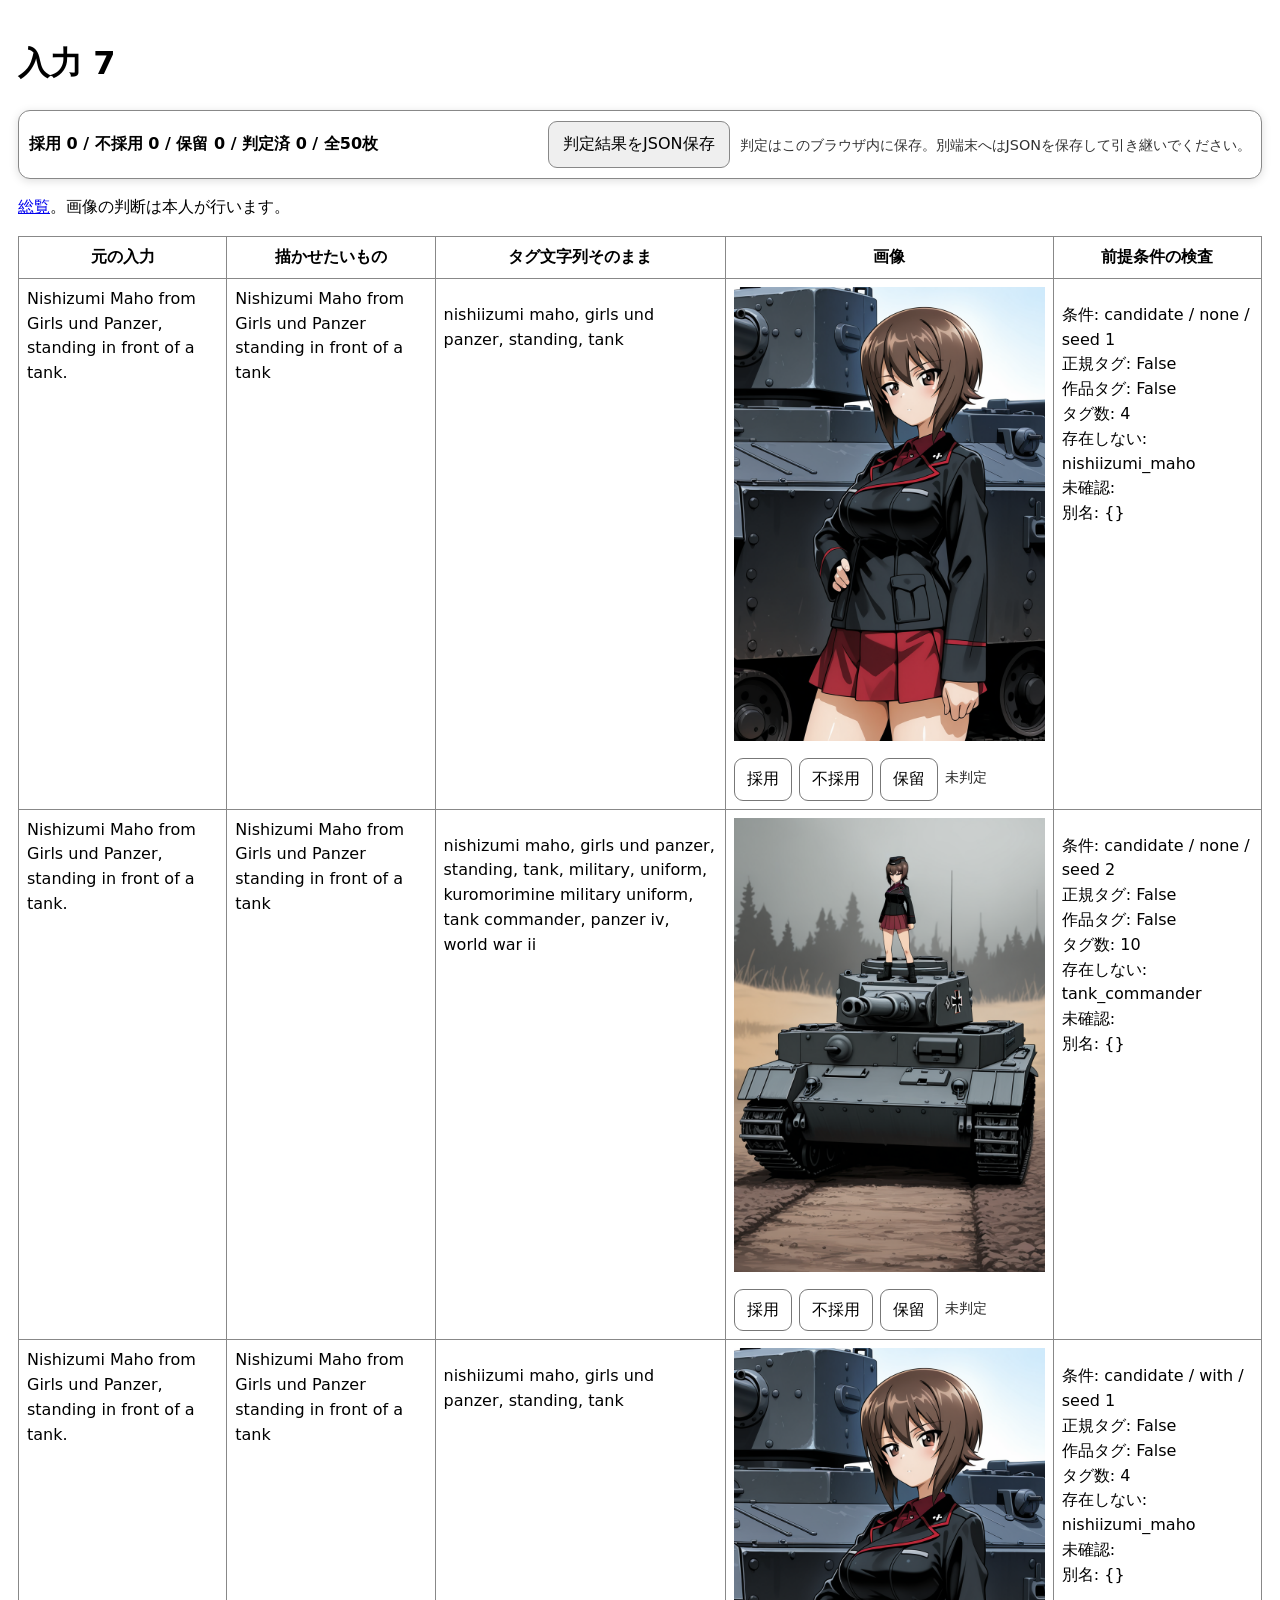
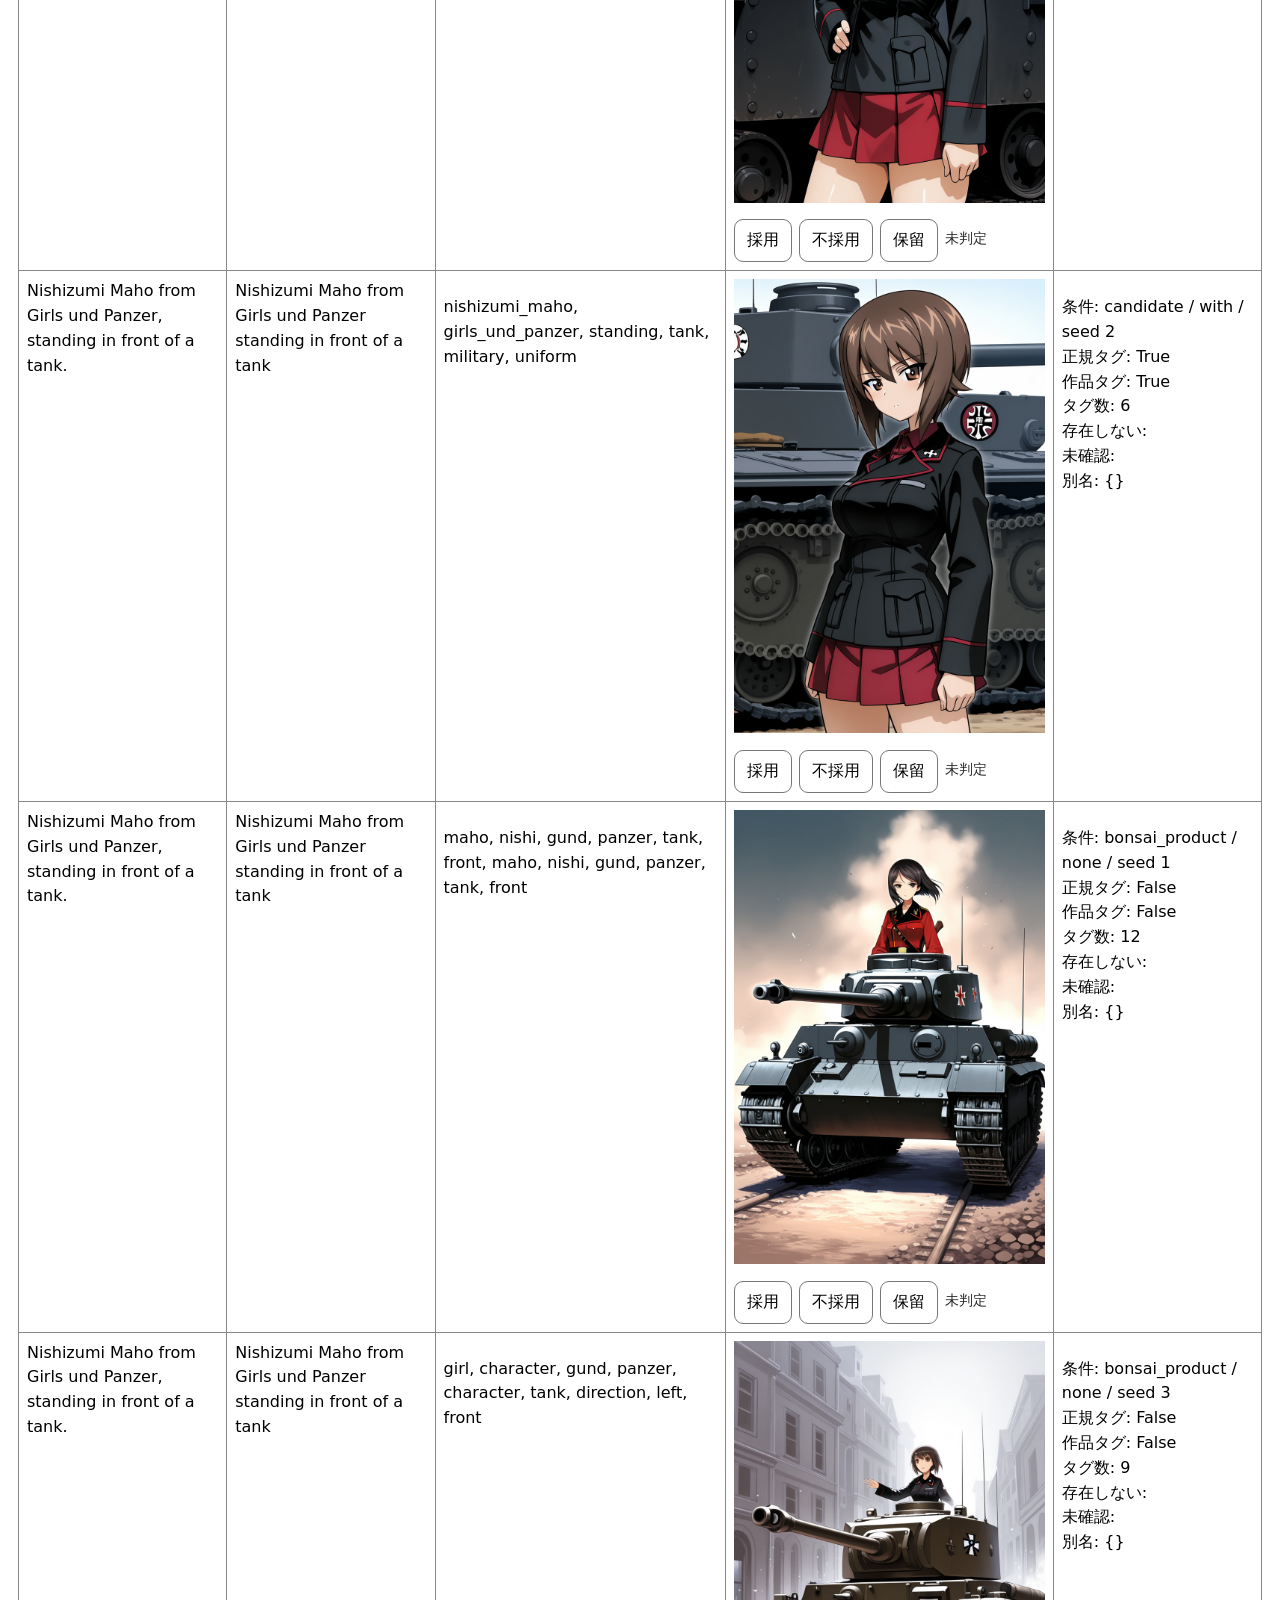
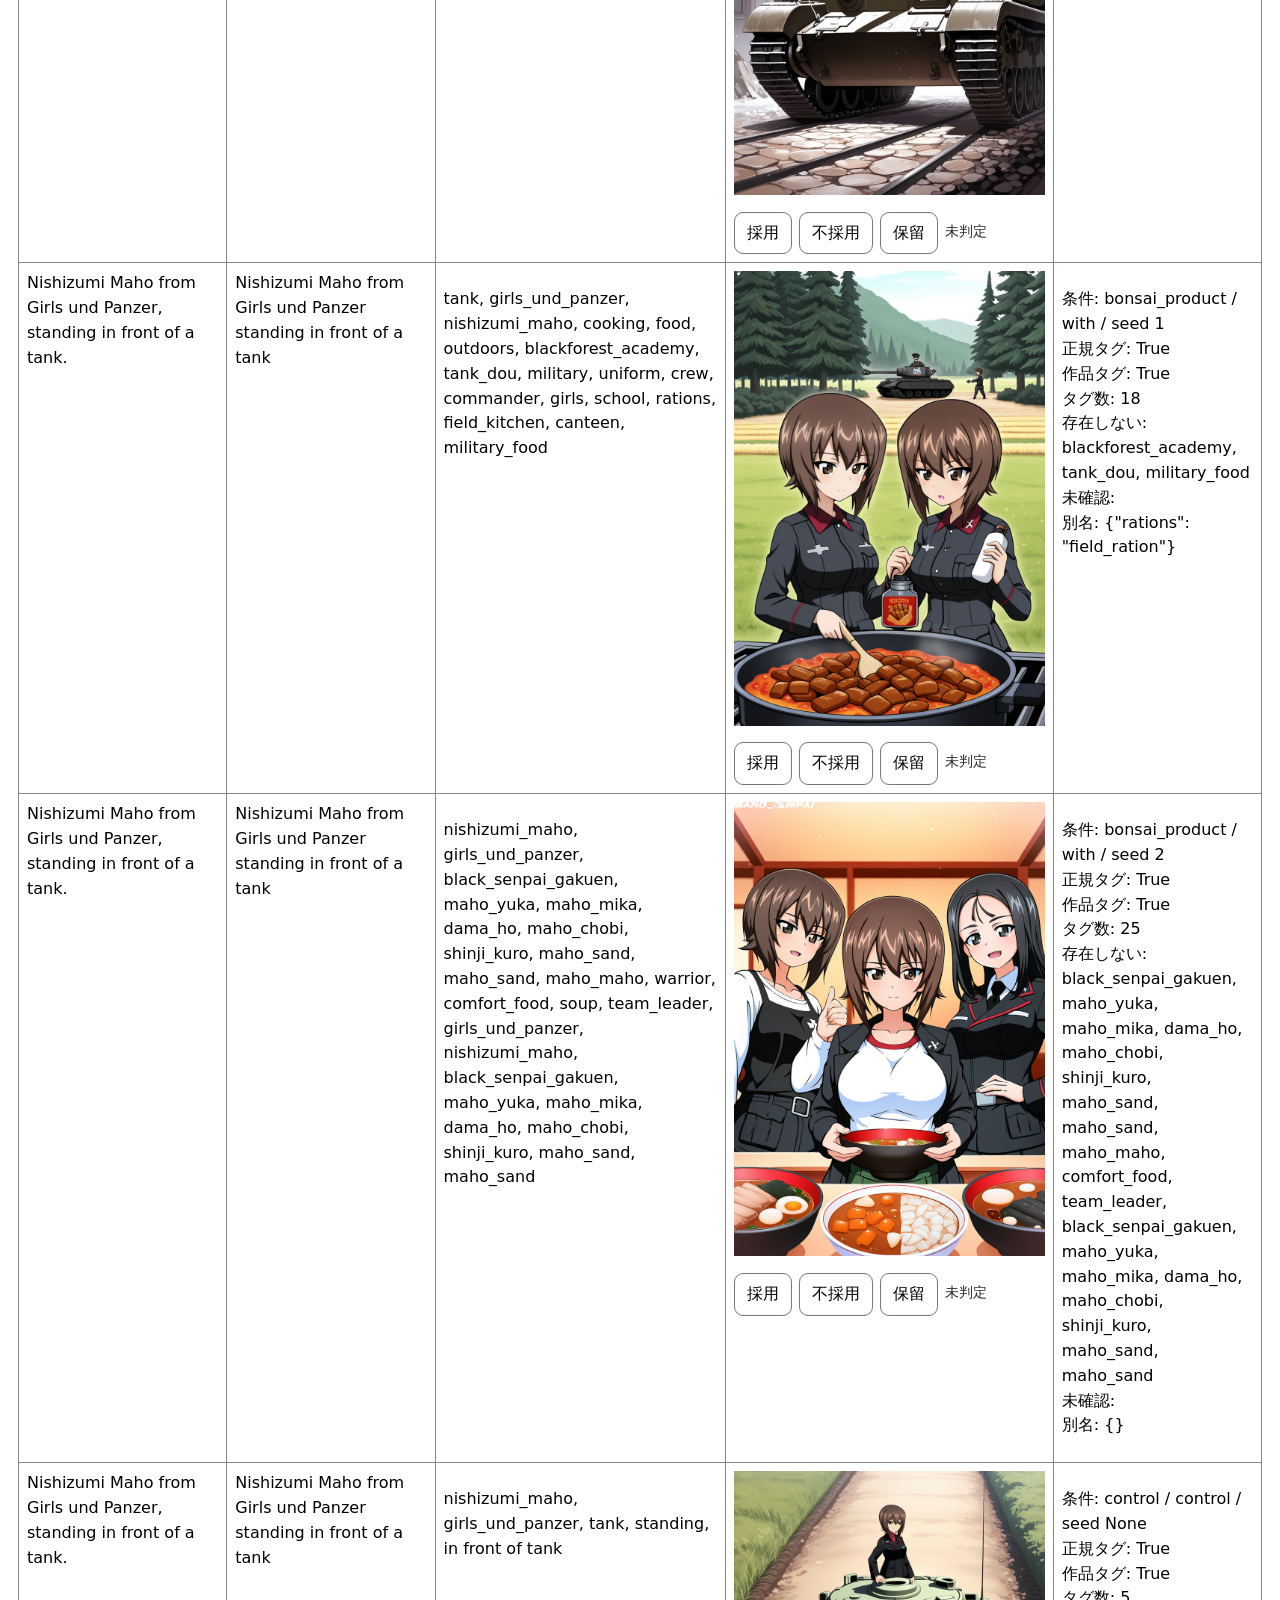
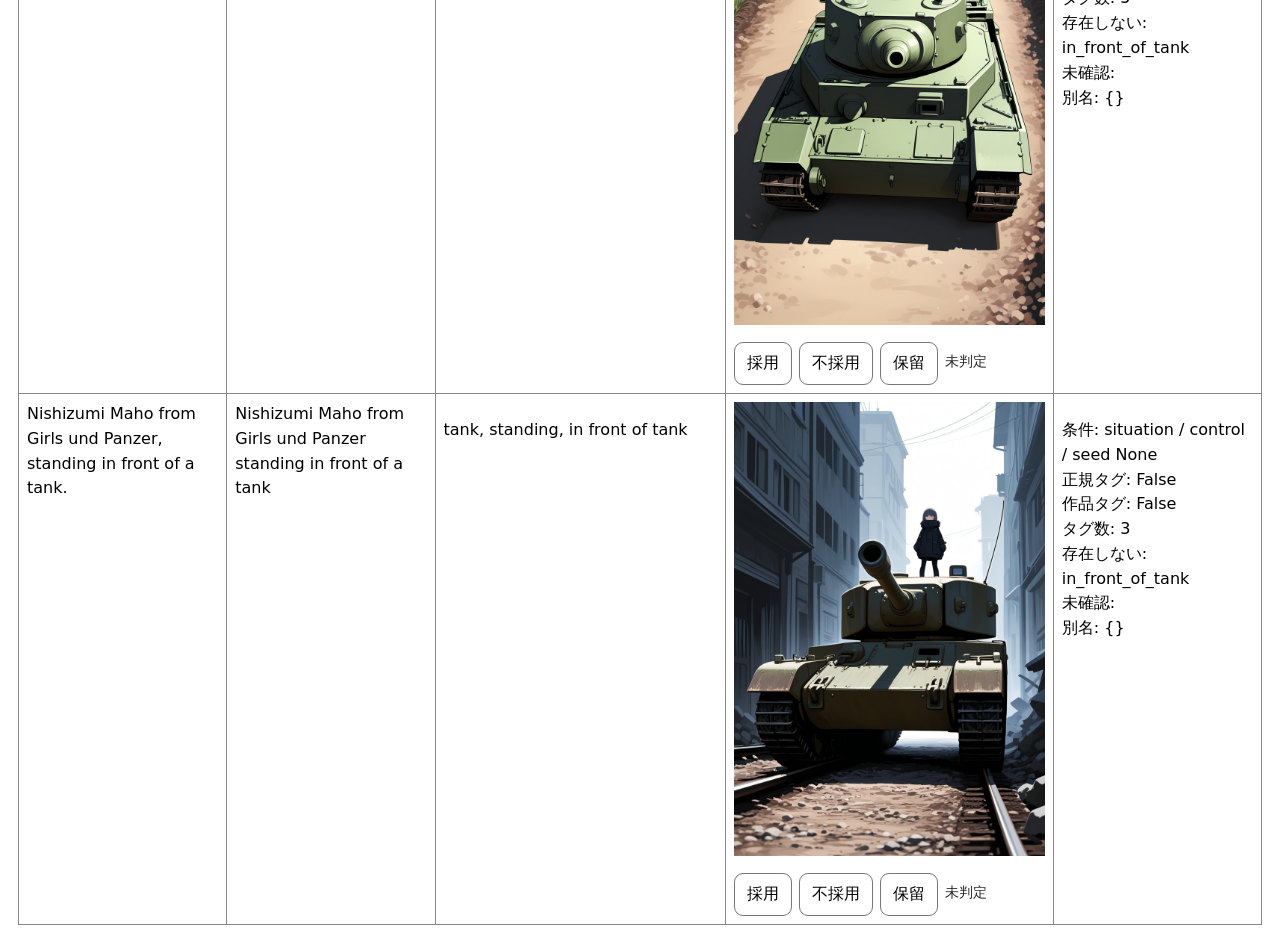
<file: case-7.html>
<!doctype html><html lang="ja"><meta charset="utf-8"><meta name="viewport" content="width=device-width"><title>入力 7</title><style>:root{color-scheme:light dark}body{font:16px system-ui;margin:1rem}table{border-collapse:collapse;table-layout:fixed;width:100%}td,th{border:1px solid #888;vertical-align:top;padding:.5rem;overflow-wrap:anywhere}img{width:100%}pre{white-space:pre-wrap;overflow-wrap:anywhere;font:inherit}.im{width:25%}.tags{width:22%}</style><link rel="stylesheet" href="review.css"><body>
<h1>入力 7</h1><p><a href="index.html">総覧</a>。画像の判断は本人が行います。</p><table><tr><th>元の入力</th><th>描かせたいもの</th><th class="tags">タグ文字列そのまま</th><th class="im">画像</th><th>前提条件の検査</th></tr>
<tr><td>Nishizumi Maho from Girls und Panzer, standing in front of a tank.</td><td>Nishizumi Maho from Girls und Panzer<br>standing in front of a tank</td><td><pre>nishiizumi maho, girls und panzer, standing, tank</pre></td><td><a href="images/c7-candidate-none-s1-image42.png"><img loading="lazy" src="images/c7-candidate-none-s1-image42.png" alt="c7-candidate-none-s1"></a></td><td><pre>条件: candidate / none / seed 1
正規タグ: False
作品タグ: False
タグ数: 4
存在しない: nishiizumi_maho
未確認: 
別名: {}</pre></td></tr>
<tr><td>Nishizumi Maho from Girls und Panzer, standing in front of a tank.</td><td>Nishizumi Maho from Girls und Panzer<br>standing in front of a tank</td><td><pre>nishizumi maho, girls und panzer, standing, tank, military, uniform, kuromorimine military uniform, tank commander, panzer iv, world war ii</pre></td><td><a href="images/c7-candidate-none-s2-image42.png"><img loading="lazy" src="images/c7-candidate-none-s2-image42.png" alt="c7-candidate-none-s2"></a></td><td><pre>条件: candidate / none / seed 2
正規タグ: False
作品タグ: False
タグ数: 10
存在しない: tank_commander
未確認: 
別名: {}</pre></td></tr>
<tr><td>Nishizumi Maho from Girls und Panzer, standing in front of a tank.</td><td>Nishizumi Maho from Girls und Panzer<br>standing in front of a tank</td><td><pre>nishiizumi maho, girls und panzer, standing, tank</pre></td><td><a href="images/c7-candidate-with-s1-image42.png"><img loading="lazy" src="images/c7-candidate-with-s1-image42.png" alt="c7-candidate-with-s1"></a></td><td><pre>条件: candidate / with / seed 1
正規タグ: False
作品タグ: False
タグ数: 4
存在しない: nishiizumi_maho
未確認: 
別名: {}</pre></td></tr>
<tr><td>Nishizumi Maho from Girls und Panzer, standing in front of a tank.</td><td>Nishizumi Maho from Girls und Panzer<br>standing in front of a tank</td><td><pre>nishizumi_maho, girls_und_panzer, standing, tank, military, uniform</pre></td><td><a href="images/c7-candidate-with-s2-image42.png"><img loading="lazy" src="images/c7-candidate-with-s2-image42.png" alt="c7-candidate-with-s2"></a></td><td><pre>条件: candidate / with / seed 2
正規タグ: True
作品タグ: True
タグ数: 6
存在しない: 
未確認: 
別名: {}</pre></td></tr>
<tr><td>Nishizumi Maho from Girls und Panzer, standing in front of a tank.</td><td>Nishizumi Maho from Girls und Panzer<br>standing in front of a tank</td><td><pre>maho, nishi, gund, panzer, tank, front, maho, nishi, gund, panzer, tank, front</pre></td><td><a href="images/c7-bonsai_product-none-s1-image42.png"><img loading="lazy" src="images/c7-bonsai_product-none-s1-image42.png" alt="c7-bonsai_product-none-s1"></a></td><td><pre>条件: bonsai_product / none / seed 1
正規タグ: False
作品タグ: False
タグ数: 12
存在しない: 
未確認: 
別名: {}</pre></td></tr>
<tr><td>Nishizumi Maho from Girls und Panzer, standing in front of a tank.</td><td>Nishizumi Maho from Girls und Panzer<br>standing in front of a tank</td><td><pre>girl, character, gund, panzer, character, tank, direction, left, front</pre></td><td><a href="images/c7-bonsai_product-none-s3-image42.png"><img loading="lazy" src="images/c7-bonsai_product-none-s3-image42.png" alt="c7-bonsai_product-none-s3"></a></td><td><pre>条件: bonsai_product / none / seed 3
正規タグ: False
作品タグ: False
タグ数: 9
存在しない: 
未確認: 
別名: {}</pre></td></tr>
<tr><td>Nishizumi Maho from Girls und Panzer, standing in front of a tank.</td><td>Nishizumi Maho from Girls und Panzer<br>standing in front of a tank</td><td><pre>tank, girls_und_panzer, nishizumi_maho, cooking, food, outdoors, blackforest_academy, tank_dou, military, uniform, crew, commander, girls, school, rations, field_kitchen, canteen, military_food</pre></td><td><a href="images/c7-bonsai_product-with-s1-image42.png"><img loading="lazy" src="images/c7-bonsai_product-with-s1-image42.png" alt="c7-bonsai_product-with-s1"></a></td><td><pre>条件: bonsai_product / with / seed 1
正規タグ: True
作品タグ: True
タグ数: 18
存在しない: blackforest_academy, tank_dou, military_food
未確認: 
別名: {&quot;rations&quot;: &quot;field_ration&quot;}</pre></td></tr>
<tr><td>Nishizumi Maho from Girls und Panzer, standing in front of a tank.</td><td>Nishizumi Maho from Girls und Panzer<br>standing in front of a tank</td><td><pre>nishizumi_maho, girls_und_panzer, black_senpai_gakuen, maho_yuka, maho_mika, dama_ho, maho_chobi, shinji_kuro, maho_sand, maho_sand, maho_maho, warrior, comfort_food, soup, team_leader, girls_und_panzer, nishizumi_maho, black_senpai_gakuen, maho_yuka, maho_mika, dama_ho, maho_chobi, shinji_kuro, maho_sand, maho_sand</pre></td><td><a href="images/c7-bonsai_product-with-s2-image42.png"><img loading="lazy" src="images/c7-bonsai_product-with-s2-image42.png" alt="c7-bonsai_product-with-s2"></a></td><td><pre>条件: bonsai_product / with / seed 2
正規タグ: True
作品タグ: True
タグ数: 25
存在しない: black_senpai_gakuen, maho_yuka, maho_mika, dama_ho, maho_chobi, shinji_kuro, maho_sand, maho_sand, maho_maho, comfort_food, team_leader, black_senpai_gakuen, maho_yuka, maho_mika, dama_ho, maho_chobi, shinji_kuro, maho_sand, maho_sand
未確認: 
別名: {}</pre></td></tr>
<tr><td>Nishizumi Maho from Girls und Panzer, standing in front of a tank.</td><td>Nishizumi Maho from Girls und Panzer<br>standing in front of a tank</td><td><pre>nishizumi_maho, girls_und_panzer, tank, standing, in front of tank</pre></td><td><a href="images/c7-control-image42.png"><img loading="lazy" src="images/c7-control-image42.png" alt="c7-control"></a></td><td><pre>条件: control / control / seed None
正規タグ: True
作品タグ: True
タグ数: 5
存在しない: in_front_of_tank
未確認: 
別名: {}</pre></td></tr>
<tr><td>Nishizumi Maho from Girls und Panzer, standing in front of a tank.</td><td>Nishizumi Maho from Girls und Panzer<br>standing in front of a tank</td><td><pre>tank, standing, in front of tank</pre></td><td><a href="images/c7-situation-image42.png"><img loading="lazy" src="images/c7-situation-image42.png" alt="c7-situation"></a></td><td><pre>条件: situation / control / seed None
正規タグ: False
作品タグ: False
タグ数: 3
存在しない: in_front_of_tank
未確認: 
別名: {}</pre></td></tr>
</table><script src="review.js"></script></body></html>
</file>
<file: review.css>
/* Mobile-friendly review controls. Content and image files are unchanged. */
body {max-width: 1540px; margin: 0 auto; padding: 18px; line-height: 1.55}
nav {margin-bottom: 14px}
.review-controls {display:flex;gap:7px;flex-wrap:wrap;margin-top:9px}
.review-controls button {padding:8px 12px;border:1px solid #777;border-radius:9px;background:transparent;color:inherit;font:inherit;cursor:pointer}
.review-controls button.selected {background:#126455;color:#fff;border-color:#126455}
.review-controls .status {font-size:.85em;padding-top:9px;opacity:.85}
.review-toolbar {position:sticky;top:0;z-index:8;background:Canvas;color:CanvasText;border:1px solid #888;border-radius:12px;padding:10px;margin:12px 0;display:flex;align-items:center;gap:10px;flex-wrap:wrap;box-shadow:0 2px 10px #0002}
.review-toolbar button {padding:10px 14px;border-radius:9px;border:1px solid #888;background:ButtonFace;color:ButtonText;font:inherit}
.review-toolbar strong {margin-right:auto}
.review-hint {font-size:.9rem;opacity:.8}
.gallery-intro {padding:14px;border:1px solid #8887;border-radius:14px;margin:12px 0}
.gallery-intro p {margin:7px 0}
.gallery-navigation {display:flex;gap:9px;flex-wrap:wrap;margin:14px 0}
.gallery-navigation a {padding:10px 14px;border:1px solid #888;border-radius:9px;text-decoration:none;color:inherit}
.gallery-case {scroll-margin-top:100px}
.gallery-case h2 {border-bottom:2px solid #8886;padding:12px 0 6px}
.gallery-case .case-caption {margin:0 0 14px}
.gallery-case .case-link {font-size:.9rem}
.gallery-grid {display:grid;grid-template-columns:repeat(auto-fit,minmax(min(100%,330px),1fr));gap:16px}
.review-card {border:1px solid #8888;border-radius:14px;overflow:hidden;background:Canvas;color:CanvasText;min-width:0}
.review-card img {width:100%;height:auto;display:block}
.review-card .image-link {display:block}
.review-card .card-content {padding:12px}
.review-card h3 {font-size:1.03rem;margin:0 0 6px}
.review-card p {margin:6px 0;overflow-wrap:anywhere}
.review-card details {margin-top:10px}
.review-card summary {cursor:pointer;padding:5px 0}
.review-card pre {font-size:.83rem;overflow-wrap:anywhere;white-space:pre-wrap}
.im img,.im a {display:block;max-width:100%;height:auto}
@media (max-width:760px) {
  body {padding:10px;font-size:15px}
  h1 {font-size:1.4rem}
  table,tbody,tr,td {display:block;width:100%;box-sizing:border-box}
  table {border:0}
  thead {display:none}
  tr {border:1px solid #888;border-radius:14px;overflow:hidden;margin:0 0 16px;background:Canvas}
  td {border:0;border-bottom:1px solid #9995;padding:10px}
  td:last-child {border-bottom:0}
  td:before {font-weight:bold;display:block;font-size:.78rem;opacity:.72;margin-bottom:4px}
  td:nth-child(1):before {content:"元の入力"}
  td:nth-child(2):before {content:"描かせたいもの"}
  td:nth-child(3):before {content:"タグ文字列"}
  td:nth-child(4):before {content:"生成画像"}
  td:nth-child(5):before {content:"前提条件の検査"}
  td.im {width:100%;padding:0}
  td.im:before {margin:10px 10px 0}
  td.im img {width:100%;max-width:none}
  td pre {font-size:13px;line-height:1.45}
  .review-toolbar {top:5px}
}
</file>
